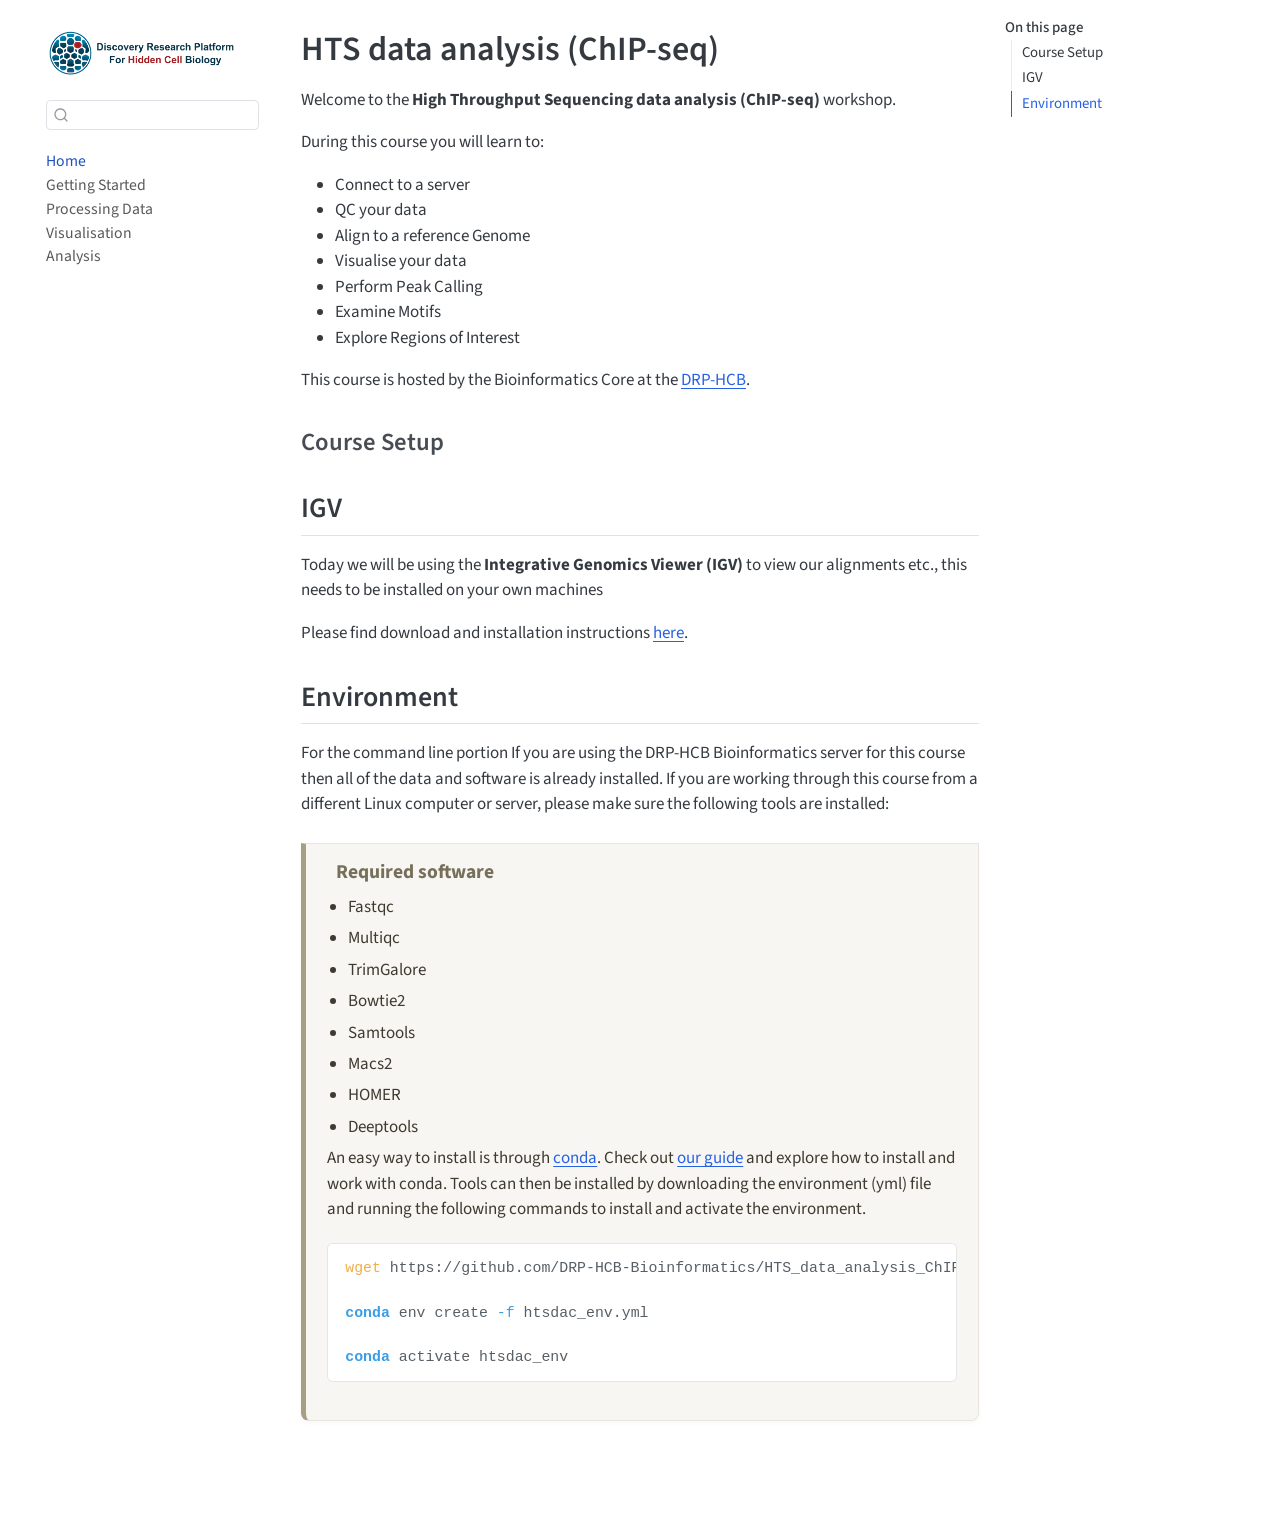
<file: docs/index.html>
<!DOCTYPE html>
<html xmlns="http://www.w3.org/1999/xhtml" lang="en" xml:lang="en"><head>

<meta charset="utf-8">
<meta name="generator" content="quarto-1.10.18">

<meta name="viewport" content="width=device-width, initial-scale=1.0, user-scalable=yes">


<title>HTS data analysis (ChIP-seq)</title>
<style>
/* Default styles provided by pandoc.
** See https://pandoc.org/MANUAL.html#variables-for-html for config info.
*/
span.smallcaps{font-variant: small-caps;}
div.columns{display: flex; gap: 1.5em;}
div.column{flex: auto;}
@media screen {
div.columns{gap: min(4vw, 1.5em);}
div.column{overflow-x: auto;}
}
div.hanging-indent{margin-left: 1.5em; text-indent: -1.5em;}
ul.task-list{list-style: none;}
ul.task-list li input[type="checkbox"] {
  width: 0.8em;
  margin: 0 0.8em 0.2em -1em; /* quarto-specific, see https://github.com/quarto-dev/quarto-cli/issues/4556 */ 
  vertical-align: middle;
}
/* CSS for syntax highlighting */
html { -webkit-text-size-adjust: 100%; }
pre > code.sourceCode { white-space: pre; position: relative; }
pre > code.sourceCode > span { display: inline-block; line-height: 1.25; }
pre > code.sourceCode > span:empty { height: 1.2em; }
.sourceCode { overflow: visible; }
code.sourceCode > span { color: inherit; text-decoration: inherit; }
div.sourceCode { margin: 1em 0; }
pre.sourceCode { margin: 0; }
@media screen {
div.sourceCode { overflow: auto; }
}
@media print {
pre > code.sourceCode { white-space: pre-wrap; }
pre > code.sourceCode > span { text-indent: -5em; padding-left: 5em; }
}
pre.numberSource code
  { counter-reset: source-line 0; }
pre.numberSource code > span
  { position: relative; left: -4em; counter-increment: source-line; }
pre.numberSource code > span > a:first-child::before
  { content: counter(source-line);
    position: relative; left: -1em; text-align: right; vertical-align: baseline;
    border: none; display: inline-block;
    -webkit-touch-callout: none; -webkit-user-select: none;
    -khtml-user-select: none; -moz-user-select: none;
    -ms-user-select: none; user-select: none;
    padding: 0 4px; width: 4em;
  }
pre.numberSource { margin-left: 3em;  padding-left: 4px; }
div.sourceCode
  {   }
@media screen {
pre > code.sourceCode > span > a:first-child::before { text-decoration: underline; }
}
</style>


<script src="site_libs/quarto-nav/quarto-nav.js"></script>
<script src="site_libs/quarto-nav/headroom.min.js"></script>
<script src="site_libs/clipboard/clipboard.min.js"></script>
<script src="site_libs/quarto-search/autocomplete.umd.js"></script>
<script src="site_libs/quarto-search/fuse.min.js"></script>
<script src="site_libs/quarto-search/quarto-search.js"></script>
<meta name="quarto:offset" content="./">
<link href="./images/DRP_banner_transparent2.png" rel="icon" type="image/png">
<script src="site_libs/quarto-html/quarto.js" type="module"></script>
<script src="site_libs/quarto-html/tabsets/tabsets.js" type="module"></script>
<script src="site_libs/quarto-html/popper.min.js"></script>
<script src="site_libs/quarto-html/tippy.umd.min.js"></script>
<script src="site_libs/quarto-html/anchor.min.js"></script>
<link href="site_libs/quarto-html/tippy.css" rel="stylesheet">
<link href="site_libs/quarto-html/quarto-syntax-highlighting-713b0136666c1ca4047413a70816f99a.css" rel="stylesheet" class="quarto-color-scheme" id="quarto-text-highlighting-styles">
<link href="site_libs/quarto-html/quarto-syntax-highlighting-dark-d55ad538553833994e65ea0dc4f9e74e.css" rel="stylesheet" class="quarto-color-scheme quarto-color-alternate" id="quarto-text-highlighting-styles">
<link href="site_libs/quarto-html/quarto-syntax-highlighting-713b0136666c1ca4047413a70816f99a.css" rel="stylesheet" class="quarto-color-scheme-extra" id="quarto-text-highlighting-styles">
<script src="site_libs/bootstrap/bootstrap.min.js"></script>
<link href="site_libs/bootstrap/bootstrap-icons.css" rel="stylesheet">
<link href="site_libs/bootstrap/bootstrap-b629e5cb0aecc7c9cdf6c9d1f8bfbbe2.min.css" rel="stylesheet" append-hash="true" class="quarto-color-scheme" id="quarto-bootstrap" data-mode="light">
<link href="site_libs/bootstrap/bootstrap-dark-b629e5cb0aecc7c9cdf6c9d1f8bfbbe2.min.css" rel="stylesheet" append-hash="true" class="quarto-color-scheme quarto-color-alternate" id="quarto-bootstrap" data-mode="light">
<link href="site_libs/bootstrap/bootstrap-b629e5cb0aecc7c9cdf6c9d1f8bfbbe2.min.css" rel="stylesheet" append-hash="true" class="quarto-color-scheme-extra" id="quarto-bootstrap" data-mode="light">
<script id="quarto-search-options" type="application/json">{
  "location": "sidebar",
  "copy-button": false,
  "collapse-after": 3,
  "panel-placement": "start",
  "type": "textbox",
  "limit": 50,
  "keyboard-shortcut": [
    "f",
    "/",
    "s"
  ],
  "show-item-context": false,
  "language": {
    "search-no-results-text": "No results",
    "search-matching-documents-text": "matching documents",
    "search-copy-link-title": "Copy link to search",
    "search-hide-matches-text": "Hide additional matches",
    "search-more-match-text": "more match in this document",
    "search-more-matches-text": "more matches in this document",
    "search-clear-button-title": "Clear",
    "search-text-placeholder": "",
    "search-detached-cancel-button-title": "Cancel",
    "search-submit-button-title": "Submit",
    "search-label": "Search"
  }
}</script>


<link rel="stylesheet" href="challengestyles.css">
</head>

<body class="nav-sidebar floating quarto-light">

<div id="quarto-search-results"></div>
  <header id="quarto-header" class="headroom fixed-top">
  <nav class="quarto-secondary-nav">
    <div class="container-fluid d-flex">
      <button type="button" class="quarto-btn-toggle btn" data-bs-toggle="collapse" role="button" data-bs-target=".quarto-sidebar-collapse-item" aria-controls="quarto-sidebar" aria-expanded="false" aria-label="Toggle sidebar navigation" onclick="if (window.quartoToggleHeadroom) { window.quartoToggleHeadroom(); }">
        <i class="bi bi-layout-text-sidebar-reverse"></i>
      </button>
        <nav class="quarto-page-breadcrumbs" aria-label="breadcrumb"><ol class="breadcrumb"><li class="breadcrumb-item"><a href="./index.html">Home</a></li></ol></nav>
        <a class="flex-grow-1" role="navigation" data-bs-toggle="collapse" data-bs-target=".quarto-sidebar-collapse-item" aria-controls="quarto-sidebar" aria-expanded="false" aria-label="Toggle sidebar navigation" onclick="if (window.quartoToggleHeadroom) { window.quartoToggleHeadroom(); }">      
        </a>
      <button type="button" class="btn quarto-search-button" aria-label="Search" onclick="window.quartoOpenSearch();">
        <i class="bi bi-search"></i>
      </button>
    </div>
  </nav>
</header>
<!-- content -->
<div id="quarto-content" class="quarto-container page-columns page-rows-contents page-layout-article">
<!-- sidebar -->
  <nav id="quarto-sidebar" class="sidebar collapse collapse-horizontal quarto-sidebar-collapse-item sidebar-navigation floating overflow-auto">
    <div class="pt-lg-2 mt-2 text-left sidebar-header">
      <a href="./index.html" class="sidebar-logo-link">
      <img src="./images/DRP_banner_transparent2.png" alt="" class="sidebar-logo light-content py-0 d-lg-inline d-none">
      <img src="./images/DRP_banner_transparent2.png" alt="" class="sidebar-logo dark-content py-0 d-lg-inline d-none">
      </a>
      </div>
        <div class="mt-2 flex-shrink-0 align-items-center">
        <div class="sidebar-search">
        <div id="quarto-search" class="" title="Search"></div>
        </div>
        </div>
    <div class="sidebar-menu-container"> 
    <ul class="list-unstyled mt-1">
        <li class="sidebar-item">
  <div class="sidebar-item-container"> 
  <a href="./index.html" class="sidebar-item-text sidebar-link active">
 <span class="menu-text">Home</span></a>
  </div>
</li>
        <li class="sidebar-item">
  <div class="sidebar-item-container"> 
  <a href="./01_Getting_started.html" class="sidebar-item-text sidebar-link">
 <span class="menu-text">Getting Started</span></a>
  </div>
</li>
        <li class="sidebar-item">
  <div class="sidebar-item-container"> 
  <a href="./02_Processing_data.html" class="sidebar-item-text sidebar-link">
 <span class="menu-text">Processing Data</span></a>
  </div>
</li>
        <li class="sidebar-item">
  <div class="sidebar-item-container"> 
  <a href="./03_Visualisation.html" class="sidebar-item-text sidebar-link">
 <span class="menu-text">Visualisation</span></a>
  </div>
</li>
        <li class="sidebar-item">
  <div class="sidebar-item-container"> 
  <a href="./04_Analysis.html" class="sidebar-item-text sidebar-link">
 <span class="menu-text">Analysis</span></a>
  </div>
</li>
    </ul>
    </div>
</nav>
<div id="quarto-sidebar-glass" class="quarto-sidebar-collapse-item" data-bs-toggle="collapse" data-bs-target=".quarto-sidebar-collapse-item"></div>
<!-- margin-sidebar -->
    <div id="quarto-margin-sidebar" class="sidebar margin-sidebar">
        <nav id="TOC" role="doc-toc" class="toc-active">
    <h2 id="toc-title">On this page</h2>
   
  <ul>
  <li><a href="#course-setup" id="toc-course-setup" class="nav-link active" data-scroll-target="#course-setup">Course Setup</a></li>
  <li><a href="#igv" id="toc-igv" class="nav-link" data-scroll-target="#igv">IGV</a></li>
  <li><a href="#environment" id="toc-environment" class="nav-link" data-scroll-target="#environment">Environment</a></li>
  </ul>
</nav>
    </div>
<!-- main -->
<main class="content" id="quarto-document-content">

<header id="title-block-header" class="quarto-title-block default">
<div class="quarto-title">
<h1 class="title">HTS data analysis (ChIP-seq)</h1>
</div>



<div class="quarto-title-meta">

    
  
    
  </div>
  


</header>


<p>Welcome to the <strong>High Throughput Sequencing data analysis (ChIP-seq)</strong> workshop.</p>
<p>During this course you will learn to:</p>
<ul>
<li>Connect to a server</li>
<li>QC your data</li>
<li>Align to a reference Genome</li>
<li>Visualise your data</li>
<li>Perform Peak Calling</li>
<li>Examine Motifs</li>
<li>Explore Regions of Interest</li>
</ul>
<p>This course is hosted by the Bioinformatics Core at the <a href="https://biology.ed.ac.uk/drp">DRP-HCB</a>.</p>
<section id="course-setup" class="level3">
<h3 class="anchored" data-anchor-id="course-setup">Course Setup</h3>
</section>
<section id="igv" class="level2">
<h2 class="anchored" data-anchor-id="igv">IGV</h2>
<p>Today we will be using the <strong>Integrative Genomics Viewer (IGV)</strong> to view our alignments etc., this needs to be installed on your own machines</p>
<p>Please find download and installation instructions <a href="https://igv.org/doc/desktop/#DownloadPage/">here</a>.</p>
</section>
<section id="environment" class="level2">
<h2 class="anchored" data-anchor-id="environment">Environment</h2>
<p>For the command line portion If you are using the DRP-HCB Bioinformatics server for this course then all of the data and software is already installed. If you are working through this course from a different Linux computer or server, please make sure the following tools are installed:</p>
<div class="resources">
<h2 class="anchored">
<i class="fas fa-save"></i> Required software
</h2>
<ul>
<li>Fastqc</li>
<li>Multiqc</li>
<li>TrimGalore</li>
<li>Bowtie2</li>
<li>Samtools</li>
<li>Macs2</li>
<li>HOMER</li>
<li>Deeptools</li>
</ul>
<p>An easy way to install is through <a href="https://continuumio-docs.readthedocs-hosted.com/miniconda/">conda</a>. Check out <a href="https://drp-hcb-bioinformatics.github.io/DRP-HCB-Bioinformatics/software.html">our guide</a> and explore how to install and work with conda. Tools can then be installed by downloading the environment (yml) file and running the following commands to install and activate the environment.</p>
<div class="code-copy-outer-scaffold"><div class="sourceCode" id="cb1"><pre class="sourceCode bash code-with-copy"><code class="sourceCode bash"><span id="cb1-1"><a href="#cb1-1" aria-hidden="true" tabindex="-1"></a><span class="fu">wget</span> https://github.com/DRP-HCB-Bioinformatics/HTS_data_analysis_ChIP-seq/blob/main/htsdac_env.yml</span>
<span id="cb1-2"><a href="#cb1-2" aria-hidden="true" tabindex="-1"></a></span>
<span id="cb1-3"><a href="#cb1-3" aria-hidden="true" tabindex="-1"></a><span class="ex">conda</span> env create <span class="at">-f</span> htsdac_env.yml</span>
<span id="cb1-4"><a href="#cb1-4" aria-hidden="true" tabindex="-1"></a></span>
<span id="cb1-5"><a href="#cb1-5" aria-hidden="true" tabindex="-1"></a><span class="ex">conda</span> activate htsdac_env</span></code></pre></div><button title="Copy to Clipboard" class="code-copy-button"><i class="bi"></i></button></div>
</div>


</section>

</main> <!-- /main -->
<script id="quarto-html-after-body" type="application/javascript">
  window.document.addEventListener("DOMContentLoaded", function (event) {
    const icon = "";
    const anchorJS = new window.AnchorJS();
    anchorJS.options = {
      placement: 'right',
      icon: icon
    };
    anchorJS.add('.anchored');
    const isCodeAnnotation = (el) => {
      for (const clz of el.classList) {
        if (clz.startsWith('code-annotation-')) {                     
          return true;
        }
      }
      return false;
    }
    const onCopySuccess = function(e) {
      // button target
      const button = e.trigger;
      // don't keep focus
      button.blur();
      // flash "checked"
      button.classList.add('code-copy-button-checked');
      var currentTitle = button.getAttribute("title");
      button.setAttribute("title", "Copied!");
      let tooltip;
      if (window.bootstrap) {
        button.setAttribute("data-bs-toggle", "tooltip");
        button.setAttribute("data-bs-placement", "left");
        button.setAttribute("data-bs-title", "Copied!");
        tooltip = new bootstrap.Tooltip(button, 
          { trigger: "manual", 
            customClass: "code-copy-button-tooltip",
            offset: [0, -8]});
        tooltip.show();    
      }
      setTimeout(function() {
        if (tooltip) {
          tooltip.hide();
          button.removeAttribute("data-bs-title");
          button.removeAttribute("data-bs-toggle");
          button.removeAttribute("data-bs-placement");
        }
        button.setAttribute("title", currentTitle);
        button.classList.remove('code-copy-button-checked');
      }, 1000);
      // clear code selection
      e.clearSelection();
    }
    const getTextToCopy = function(trigger) {
      const outerScaffold = trigger.parentElement.cloneNode(true);
      const codeEl = outerScaffold.querySelector('code');
      for (const childEl of codeEl.children) {
        if (isCodeAnnotation(childEl)) {
          childEl.remove();
        }
      }
      return codeEl.innerText;
    }
    const clipboard = new window.ClipboardJS('.code-copy-button:not([data-in-quarto-modal])', {
      text: getTextToCopy
    });
    clipboard.on('success', onCopySuccess);
    if (window.document.getElementById('quarto-embedded-source-code-modal')) {
      const clipboardModal = new window.ClipboardJS('.code-copy-button[data-in-quarto-modal]', {
        text: getTextToCopy,
        container: window.document.getElementById('quarto-embedded-source-code-modal')
      });
      clipboardModal.on('success', onCopySuccess);
    }
      var localhostRegex = new RegExp(/^(?:http|https):\/\/localhost\:?[0-9]*\//);
      var mailtoRegex = new RegExp(/^mailto:/);
        var filterRegex = new RegExp('/' + window.location.host + '/');
      var isInternal = (href) => {
          return filterRegex.test(href) || localhostRegex.test(href) || mailtoRegex.test(href);
      }
      // Inspect non-navigation links and adorn them if external
     var links = window.document.querySelectorAll('a[href]:not(.nav-link):not(.navbar-brand):not(.toc-action):not(.sidebar-link):not(.sidebar-item-toggle):not(.pagination-link):not(.no-external):not([aria-hidden]):not(.dropdown-item):not(.quarto-navigation-tool):not(.about-link)');
      for (var i=0; i<links.length; i++) {
        const link = links[i];
        if (!isInternal(link.href)) {
          // undo the damage that might have been done by quarto-nav.js in the case of
          // links that we want to consider external
          if (link.dataset.originalHref !== undefined) {
            link.href = link.dataset.originalHref;
          }
            // target, if specified
            link.setAttribute("target", "_blank");
            if (link.getAttribute("rel") === null) {
              link.setAttribute("rel", "noopener");
            }
        }
      }
    function tippyHover(el, contentFn, onTriggerFn, onUntriggerFn) {
      const config = {
        allowHTML: true,
        maxWidth: 500,
        delay: 100,
        arrow: false,
        appendTo: function(el) {
            return el.parentElement;
        },
        interactive: true,
        interactiveBorder: 10,
        theme: 'quarto',
        placement: 'bottom-start',
      };
      if (contentFn) {
        config.content = contentFn;
      }
      if (onTriggerFn) {
        config.onTrigger = onTriggerFn;
      }
      if (onUntriggerFn) {
        config.onUntrigger = onUntriggerFn;
      }
      window.tippy(el, config); 
    }
    const noterefs = window.document.querySelectorAll('a[role="doc-noteref"]');
    for (var i=0; i<noterefs.length; i++) {
      const ref = noterefs[i];
      tippyHover(ref, function() {
        // use id or data attribute instead here
        let href = ref.getAttribute('data-footnote-href') || ref.getAttribute('href');
        try { href = new URL(href).hash; } catch {}
        const id = href.replace(/^#\/?/, "");
        const note = window.document.getElementById(id);
        if (note) {
          return note.innerHTML;
        } else {
          return "";
        }
      });
    }
    const xrefs = window.document.querySelectorAll('a.quarto-xref');
    const processXRef = (id, note) => {
      // Strip column container classes
      const stripColumnClz = (el) => {
        el.classList.remove("page-full", "page-columns");
        if (el.children) {
          for (const child of el.children) {
            stripColumnClz(child);
          }
        }
      }
      stripColumnClz(note)
      if (id === null || id.startsWith('sec-')) {
        // Special case sections, only their first couple elements
        const container = document.createElement("div");
        if (note.children && note.children.length > 2) {
          container.appendChild(note.children[0].cloneNode(true));
          for (let i = 1; i < note.children.length; i++) {
            const child = note.children[i];
            if (child.tagName === "P" && child.innerText === "") {
              continue;
            } else {
              container.appendChild(child.cloneNode(true));
              break;
            }
          }
          if (window.Quarto?.typesetMath) {
            window.Quarto.typesetMath(container);
          }
          return container.innerHTML
        } else {
          if (window.Quarto?.typesetMath) {
            window.Quarto.typesetMath(note);
          }
          return note.innerHTML;
        }
      } else {
        // Remove any anchor links if they are present
        const anchorLink = note.querySelector('a.anchorjs-link');
        if (anchorLink) {
          anchorLink.remove();
        }
        if (window.Quarto?.typesetMath) {
          window.Quarto.typesetMath(note);
        }
        if (note.classList.contains("callout")) {
          return note.outerHTML;
        } else {
          return note.innerHTML;
        }
      }
    }
    for (var i=0; i<xrefs.length; i++) {
      const xref = xrefs[i];
      tippyHover(xref, undefined, function(instance) {
        instance.disable();
        let url = xref.getAttribute('href');
        let hash = undefined; 
        if (url.startsWith('#')) {
          hash = url;
        } else {
          try { hash = new URL(url).hash; } catch {}
        }
        if (hash) {
          const id = hash.replace(/^#\/?/, "");
          const note = window.document.getElementById(id);
          if (note !== null) {
            try {
              const html = processXRef(id, note.cloneNode(true));
              instance.setContent(html);
            } finally {
              instance.enable();
              instance.show();
            }
          } else {
            // See if we can fetch this
            fetch(url.split('#')[0])
            .then(res => res.text())
            .then(html => {
              const parser = new DOMParser();
              const htmlDoc = parser.parseFromString(html, "text/html");
              const note = htmlDoc.getElementById(id);
              if (note !== null) {
                const html = processXRef(id, note);
                instance.setContent(html);
              } 
            }).finally(() => {
              instance.enable();
              instance.show();
            });
          }
        } else {
          // See if we can fetch a full url (with no hash to target)
          // This is a special case and we should probably do some content thinning / targeting
          fetch(url)
          .then(res => res.text())
          .then(html => {
            const parser = new DOMParser();
            const htmlDoc = parser.parseFromString(html, "text/html");
            const note = htmlDoc.querySelector('main.content');
            if (note !== null) {
              // This should only happen for chapter cross references
              // (since there is no id in the URL)
              // remove the first header
              if (note.children.length > 0 && note.children[0].tagName === "HEADER") {
                note.children[0].remove();
              }
              const html = processXRef(null, note);
              instance.setContent(html);
            } 
          }).finally(() => {
            instance.enable();
            instance.show();
          });
        }
      }, function(instance) {
      });
    }
        let selectedAnnoteEl;
        const selectorForAnnotation = ( cell, annotation) => {
          let cellAttr = 'data-code-cell="' + cell + '"';
          let lineAttr = 'data-code-annotation="' +  annotation + '"';
          const selector = 'span[' + cellAttr + '][' + lineAttr + ']';
          return selector;
        }
        const selectCodeLines = (annoteEl) => {
          const doc = window.document;
          const targetCell = annoteEl.getAttribute("data-target-cell");
          const targetAnnotation = annoteEl.getAttribute("data-target-annotation");
          const annoteSpan = window.document.querySelector(selectorForAnnotation(targetCell, targetAnnotation));
          const lines = annoteSpan.getAttribute("data-code-lines").split(",");
          const lineIds = lines.map((line) => {
            return targetCell + "-" + line;
          })
          let top = null;
          let height = null;
          let parent = null;
          if (lineIds.length > 0) {
              //compute the position of the single el (top and bottom and make a div)
              const el = window.document.getElementById(lineIds[0]);
              top = el.offsetTop;
              height = el.offsetHeight;
              parent = el.parentElement.parentElement;
            if (lineIds.length > 1) {
              const lastEl = window.document.getElementById(lineIds[lineIds.length - 1]);
              const bottom = lastEl.offsetTop + lastEl.offsetHeight;
              height = bottom - top;
            }
            if (top !== null && height !== null && parent !== null) {
              // cook up a div (if necessary) and position it 
              let div = window.document.getElementById("code-annotation-line-highlight");
              if (div === null) {
                div = window.document.createElement("div");
                div.setAttribute("id", "code-annotation-line-highlight");
                div.style.position = 'absolute';
                parent.appendChild(div);
              }
              div.style.top = top - 2 + "px";
              div.style.height = height + 4 + "px";
              div.style.left = 0;
              let gutterDiv = window.document.getElementById("code-annotation-line-highlight-gutter");
              if (gutterDiv === null) {
                gutterDiv = window.document.createElement("div");
                gutterDiv.setAttribute("id", "code-annotation-line-highlight-gutter");
                gutterDiv.style.position = 'absolute';
                const codeCell = window.document.getElementById(targetCell);
                const gutter = codeCell.querySelector('.code-annotation-gutter');
                gutter.appendChild(gutterDiv);
              }
              gutterDiv.style.top = top - 2 + "px";
              gutterDiv.style.height = height + 4 + "px";
            }
            selectedAnnoteEl = annoteEl;
          }
        };
        const unselectCodeLines = () => {
          const elementsIds = ["code-annotation-line-highlight", "code-annotation-line-highlight-gutter"];
          elementsIds.forEach((elId) => {
            const div = window.document.getElementById(elId);
            if (div) {
              div.remove();
            }
          });
          selectedAnnoteEl = undefined;
        };
          // Handle positioning of the toggle
      window.addEventListener(
        "resize",
        throttle(() => {
          elRect = undefined;
          if (selectedAnnoteEl) {
            selectCodeLines(selectedAnnoteEl);
          }
        }, 10)
      );
      function throttle(fn, ms) {
      let throttle = false;
      let timer;
        return (...args) => {
          if(!throttle) { // first call gets through
              fn.apply(this, args);
              throttle = true;
          } else { // all the others get throttled
              if(timer) clearTimeout(timer); // cancel #2
              timer = setTimeout(() => {
                fn.apply(this, args);
                timer = throttle = false;
              }, ms);
          }
        };
      }
        // Attach click handler to the DT
        const annoteDls = window.document.querySelectorAll('dt[data-target-cell]');
        for (const annoteDlNode of annoteDls) {
          annoteDlNode.addEventListener('click', (event) => {
            const clickedEl = event.target;
            if (clickedEl !== selectedAnnoteEl) {
              unselectCodeLines();
              const activeEl = window.document.querySelector('dt[data-target-cell].code-annotation-active');
              if (activeEl) {
                activeEl.classList.remove('code-annotation-active');
              }
              selectCodeLines(clickedEl);
              clickedEl.classList.add('code-annotation-active');
            } else {
              // Unselect the line
              unselectCodeLines();
              clickedEl.classList.remove('code-annotation-active');
            }
          });
        }
    const findCites = (el) => {
      const parentEl = el.parentElement;
      if (parentEl) {
        const cites = parentEl.dataset.cites;
        if (cites) {
          return {
            el,
            cites: cites.split(' ')
          };
        } else {
          return findCites(el.parentElement)
        }
      } else {
        return undefined;
      }
    };
    var bibliorefs = window.document.querySelectorAll('a[role="doc-biblioref"]');
    for (var i=0; i<bibliorefs.length; i++) {
      const ref = bibliorefs[i];
      const citeInfo = findCites(ref);
      if (citeInfo) {
        tippyHover(citeInfo.el, function() {
          var popup = window.document.createElement('div');
          citeInfo.cites.forEach(function(cite) {
            var citeDiv = window.document.createElement('div');
            citeDiv.classList.add('hanging-indent');
            citeDiv.classList.add('csl-entry');
            var biblioDiv = window.document.getElementById('ref-' + cite);
            if (biblioDiv) {
              citeDiv.innerHTML = biblioDiv.innerHTML;
            }
            popup.appendChild(citeDiv);
          });
          return popup.innerHTML;
        });
      }
    }
  });
  </script>
</div> <!-- /content -->




</body></html>
</file>
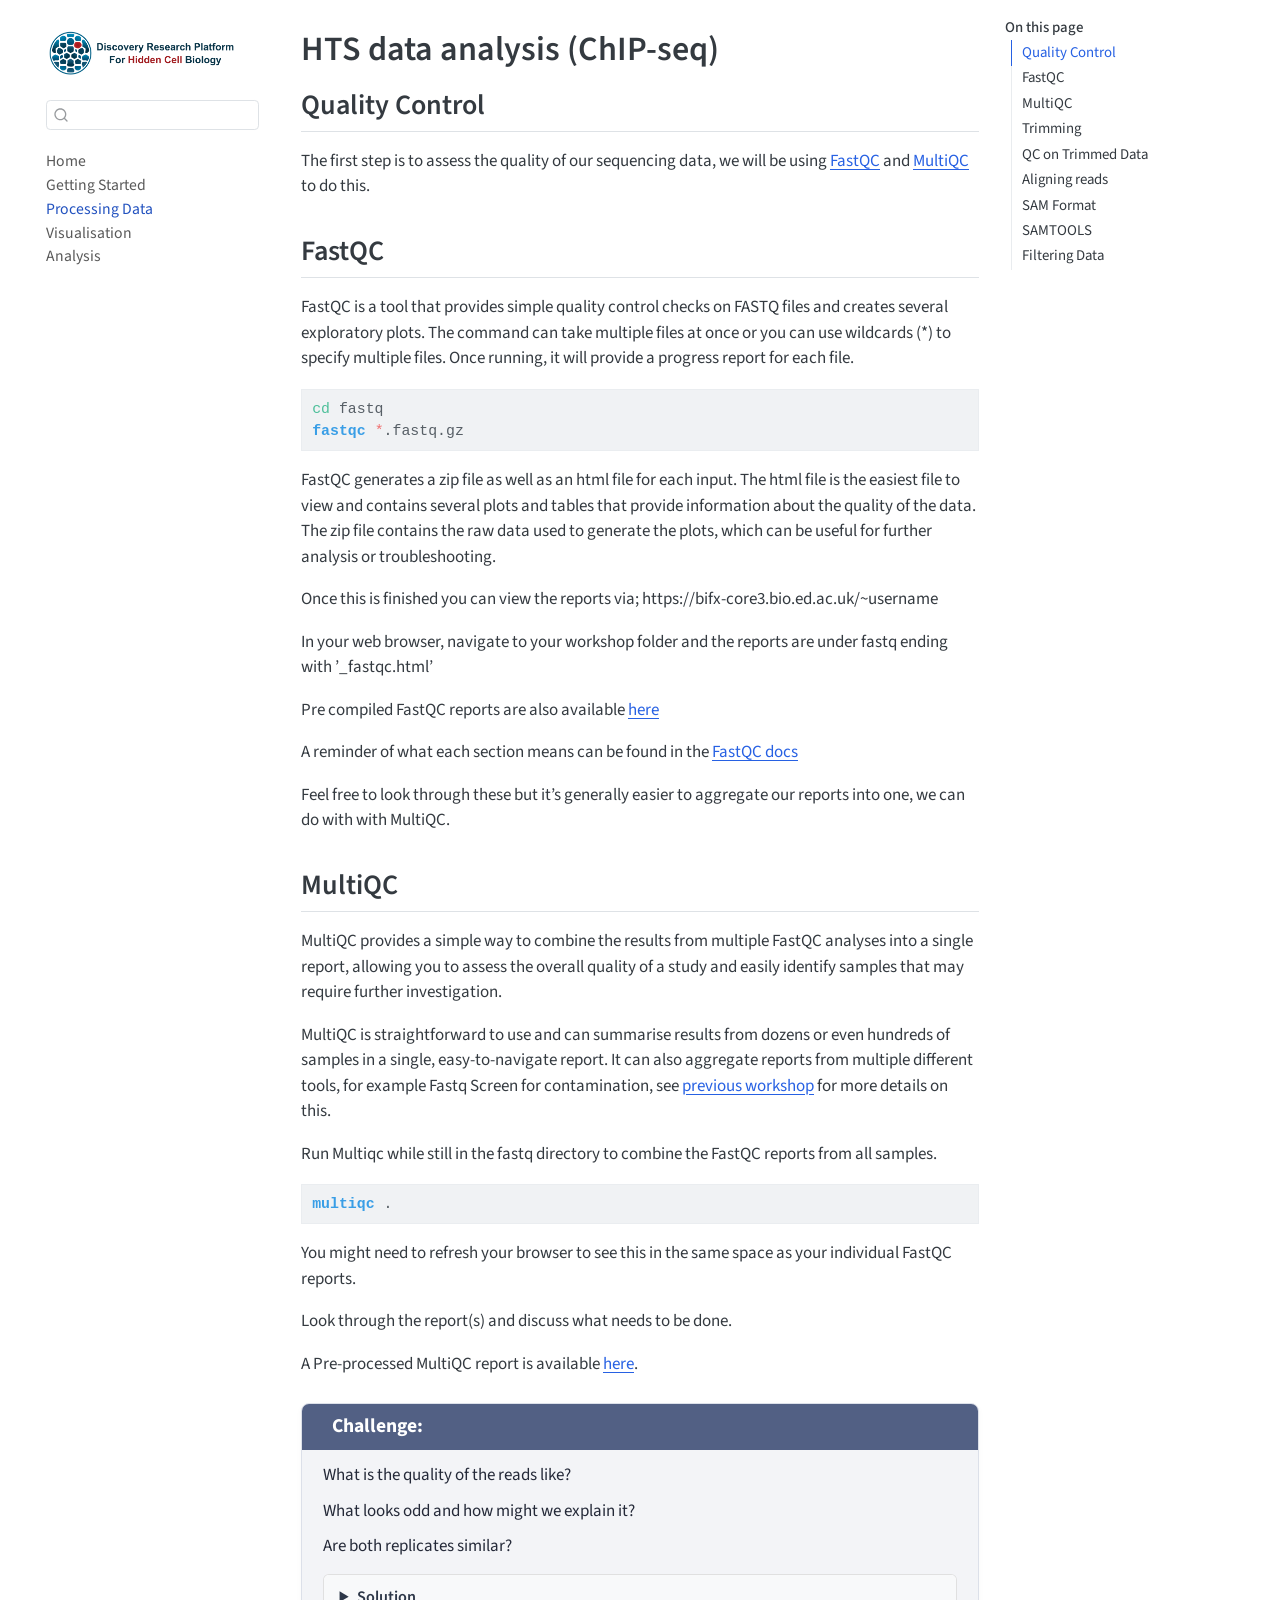
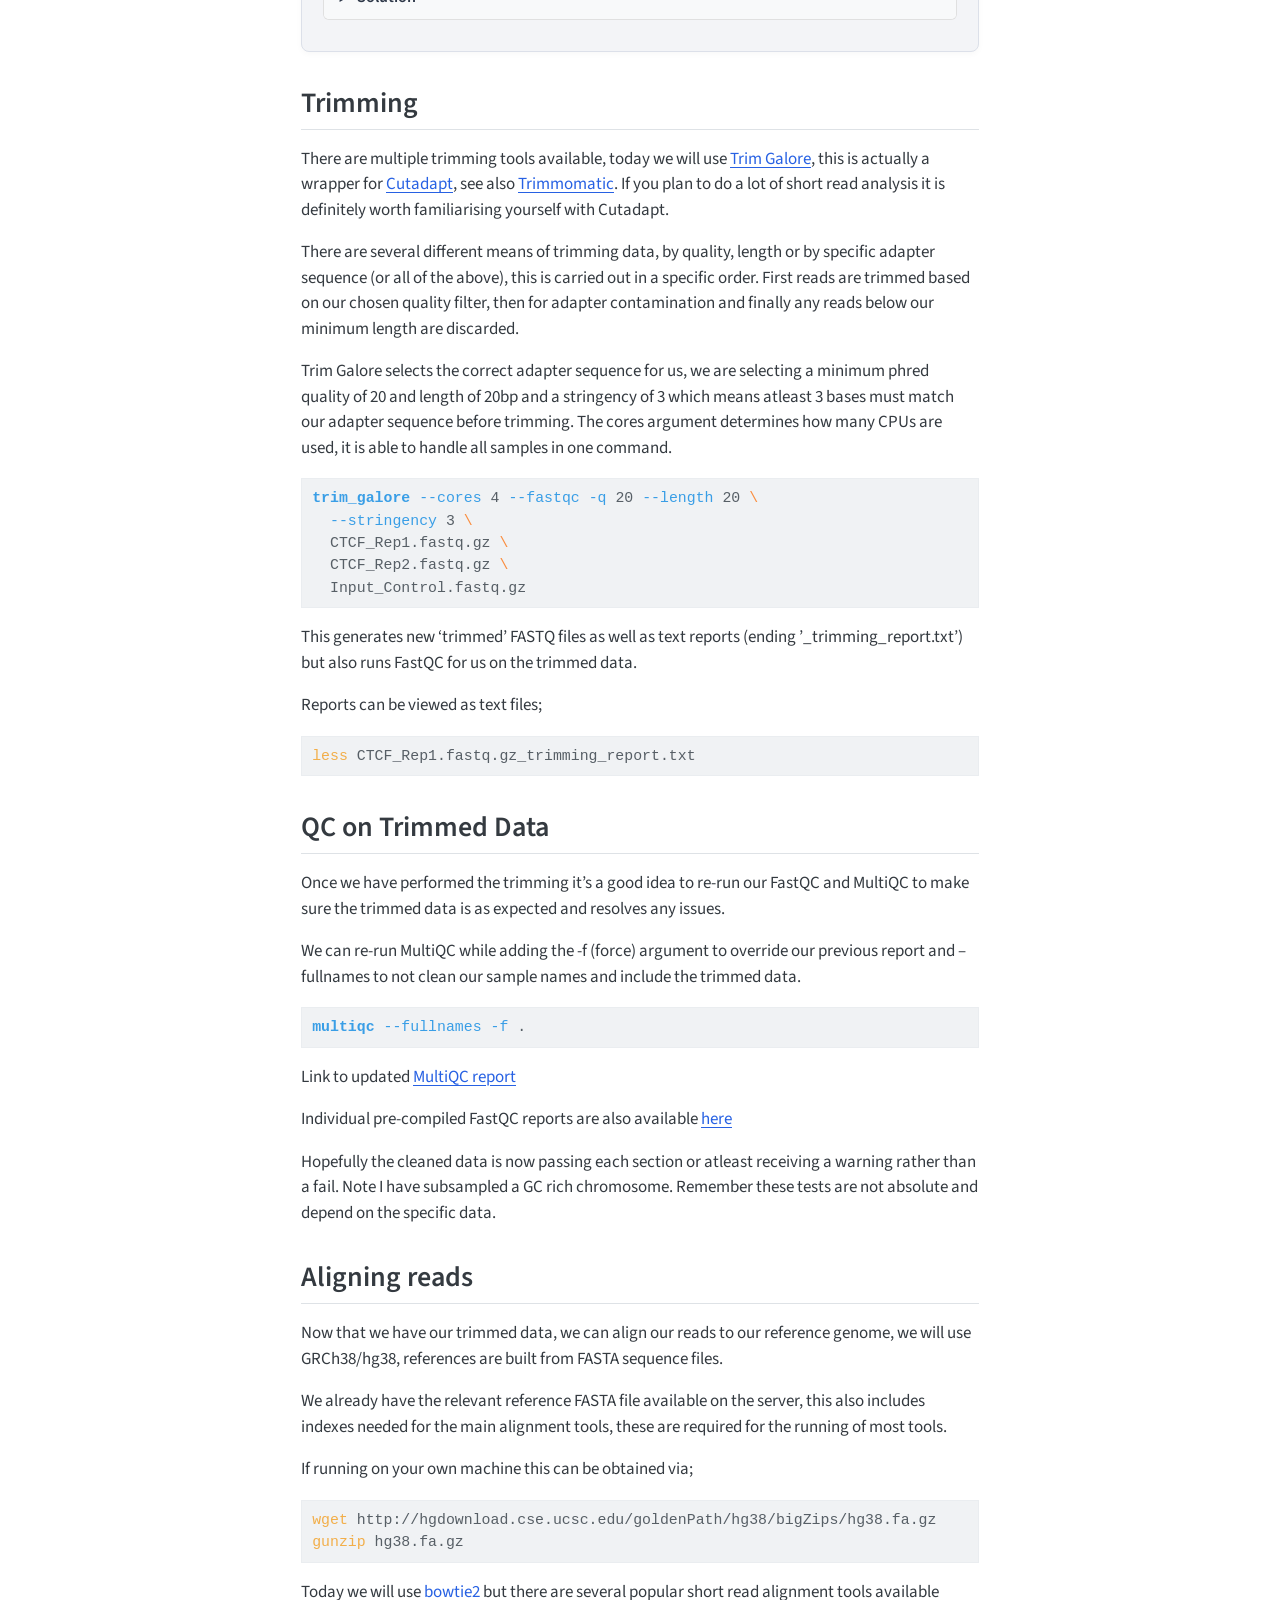
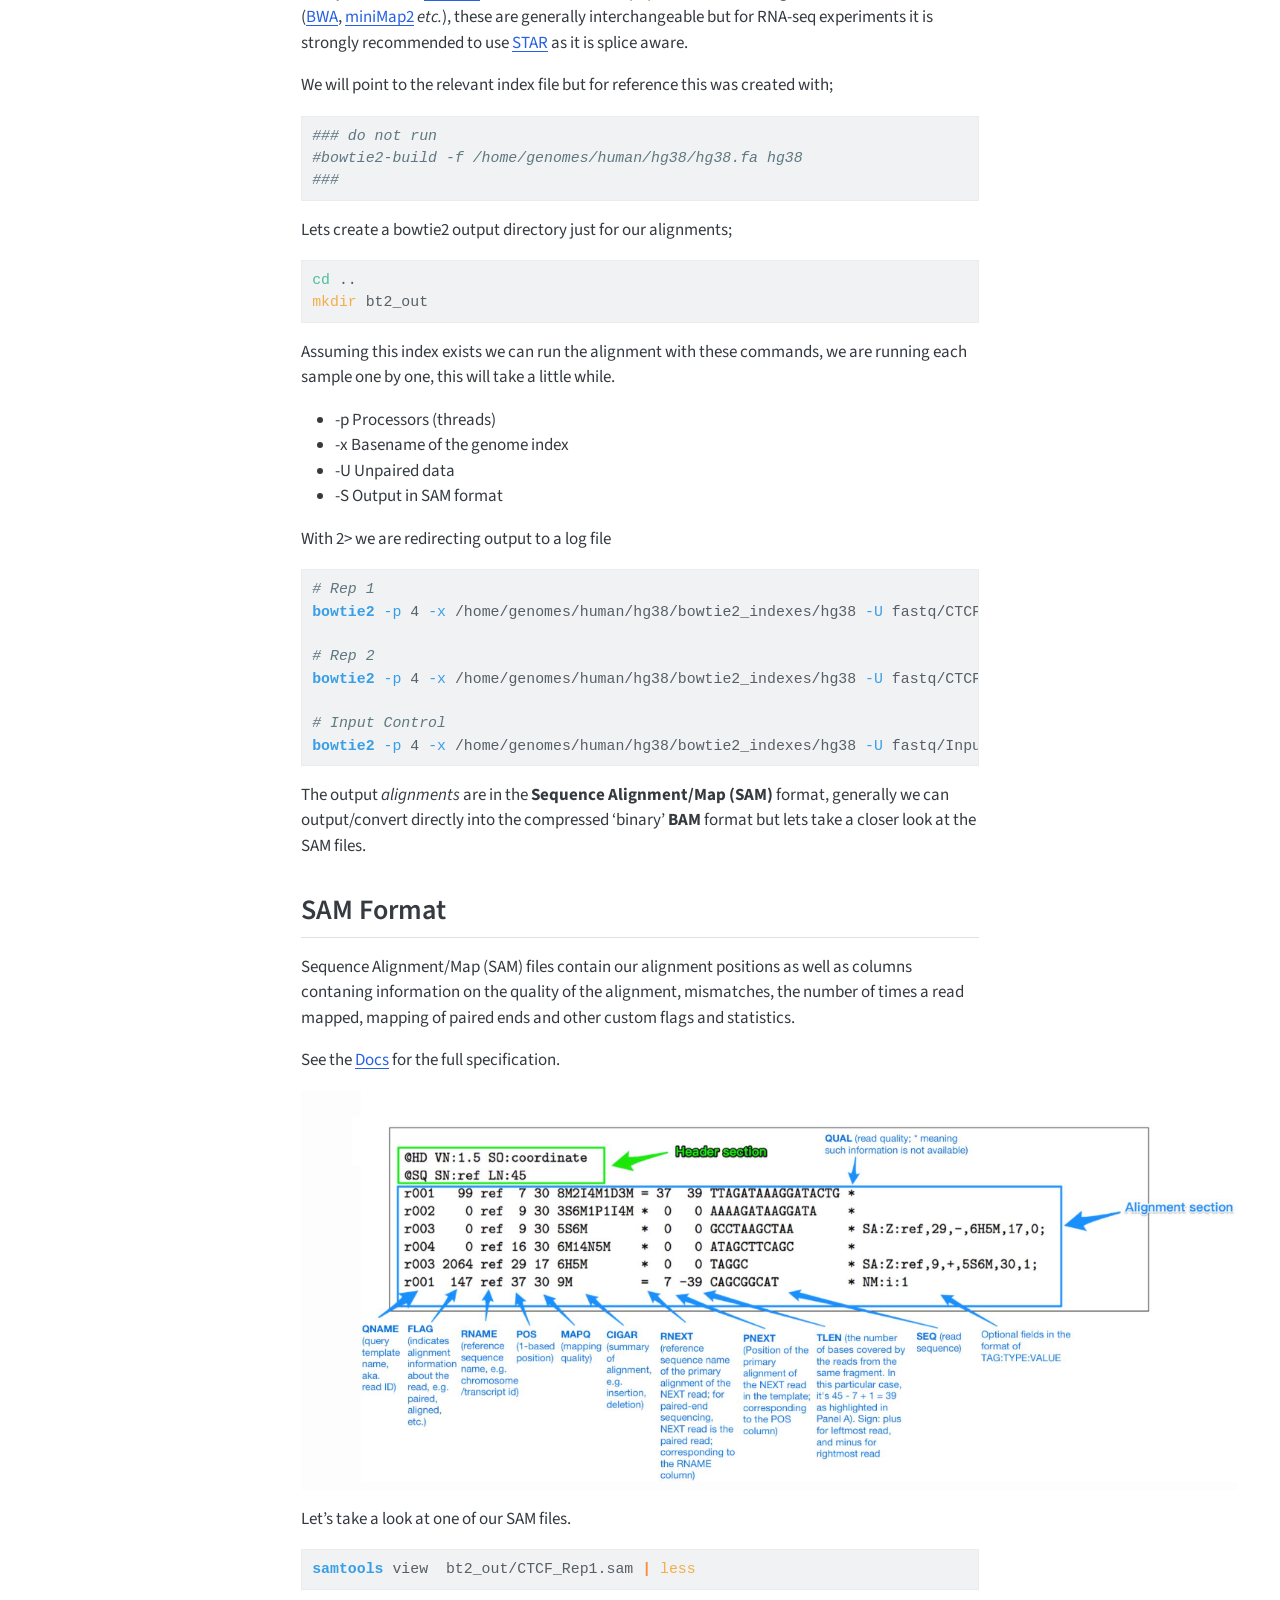
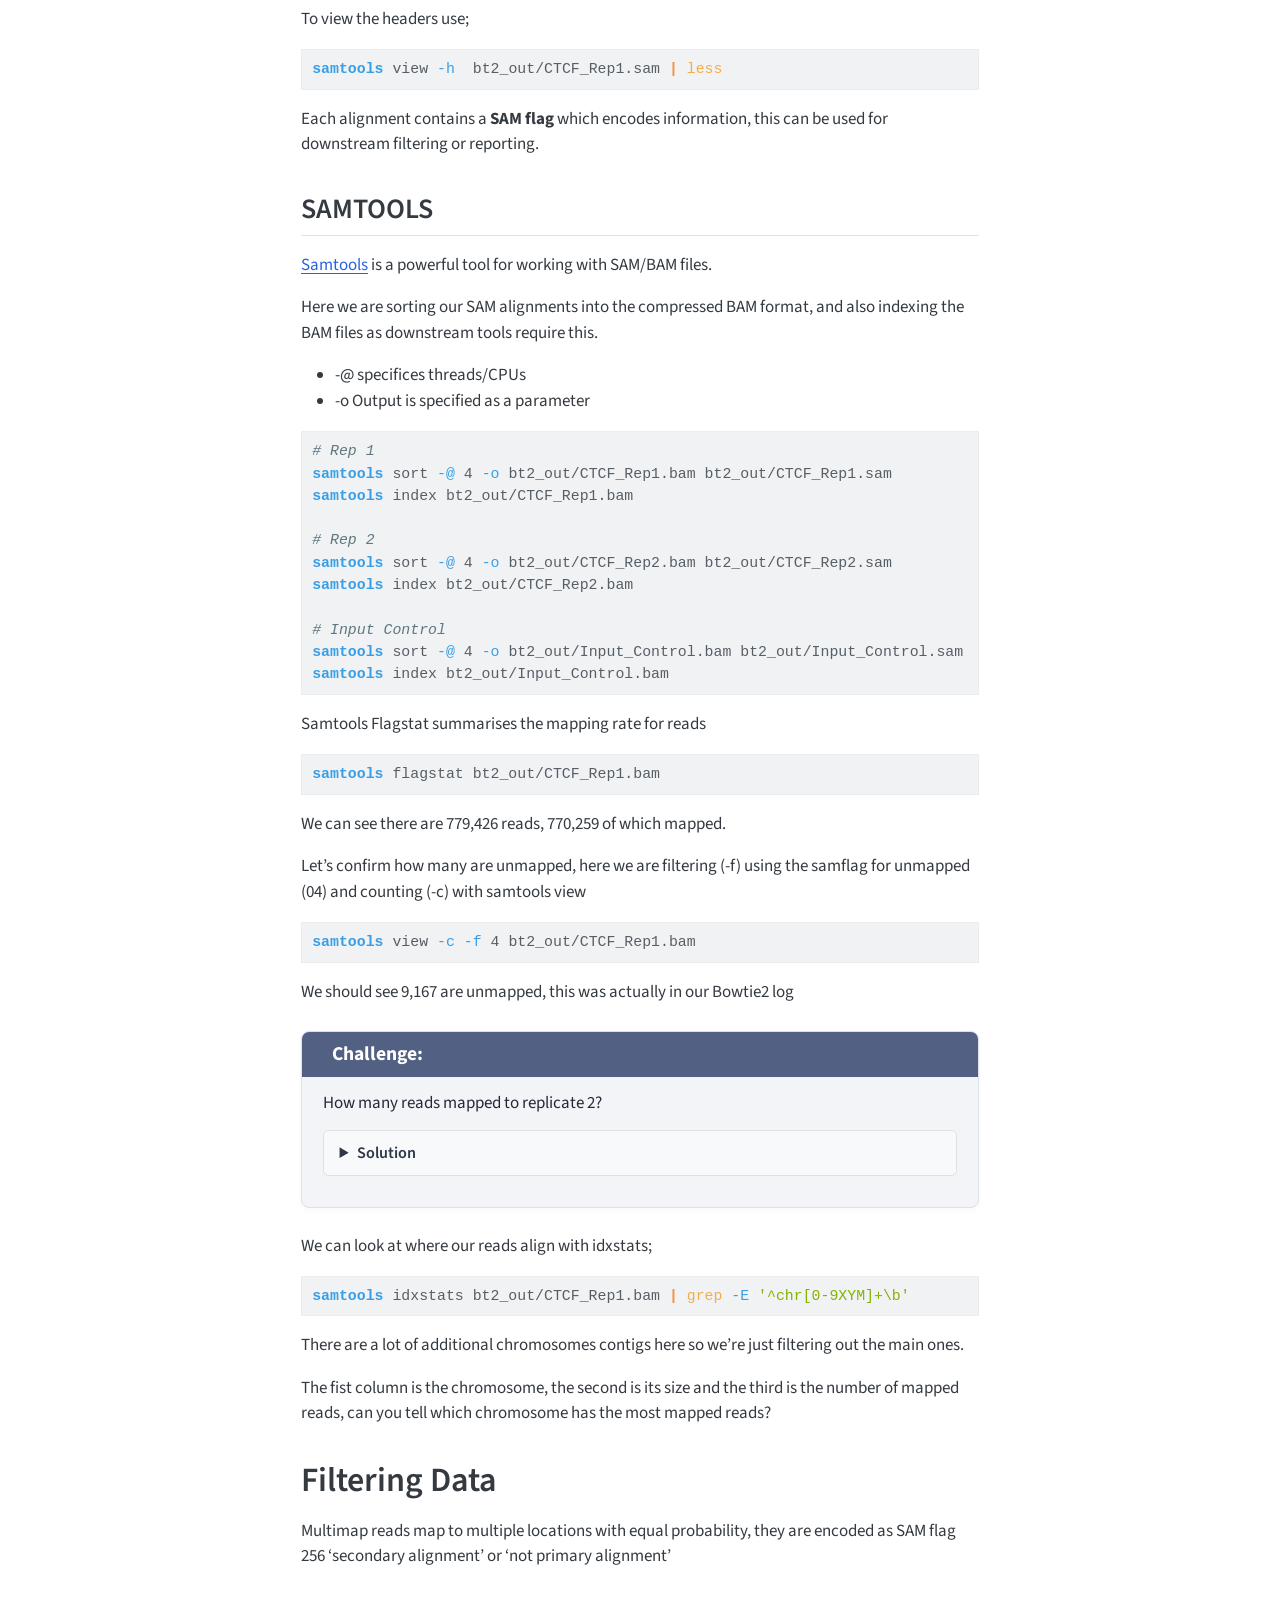
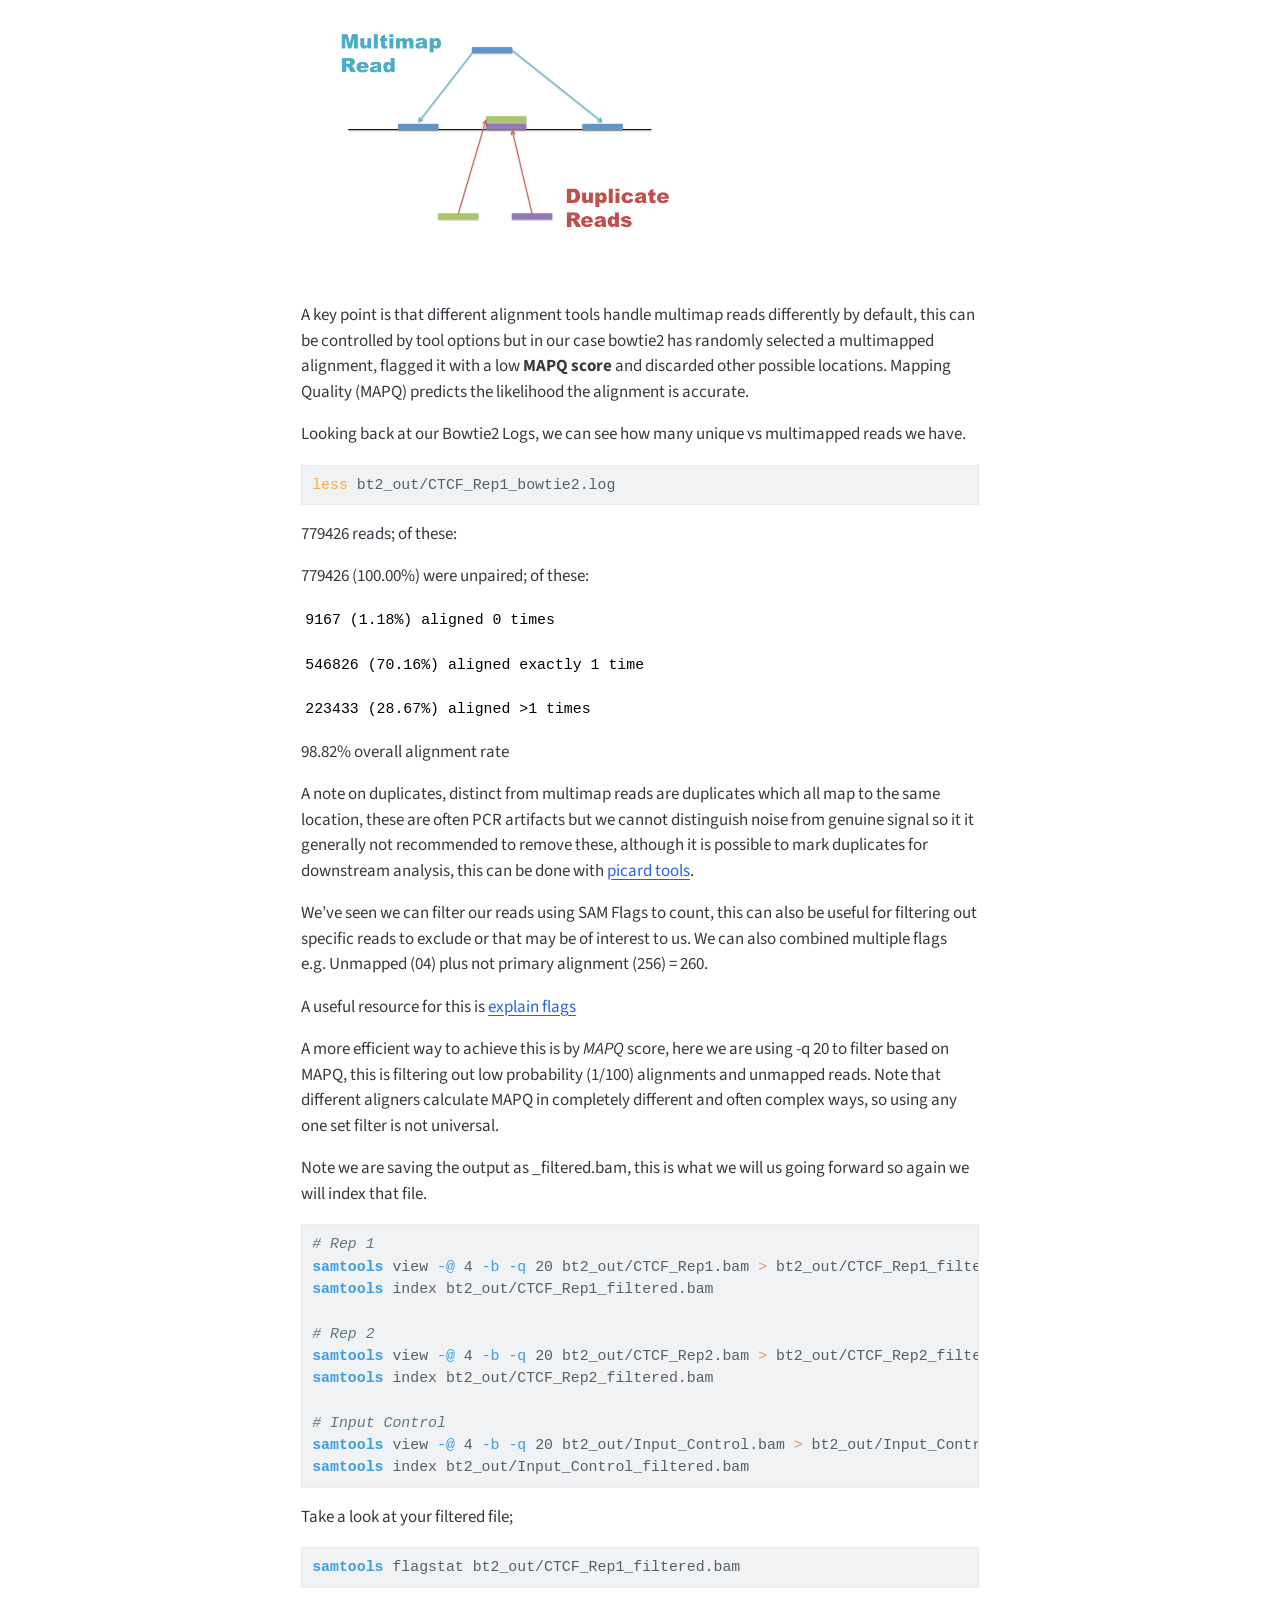
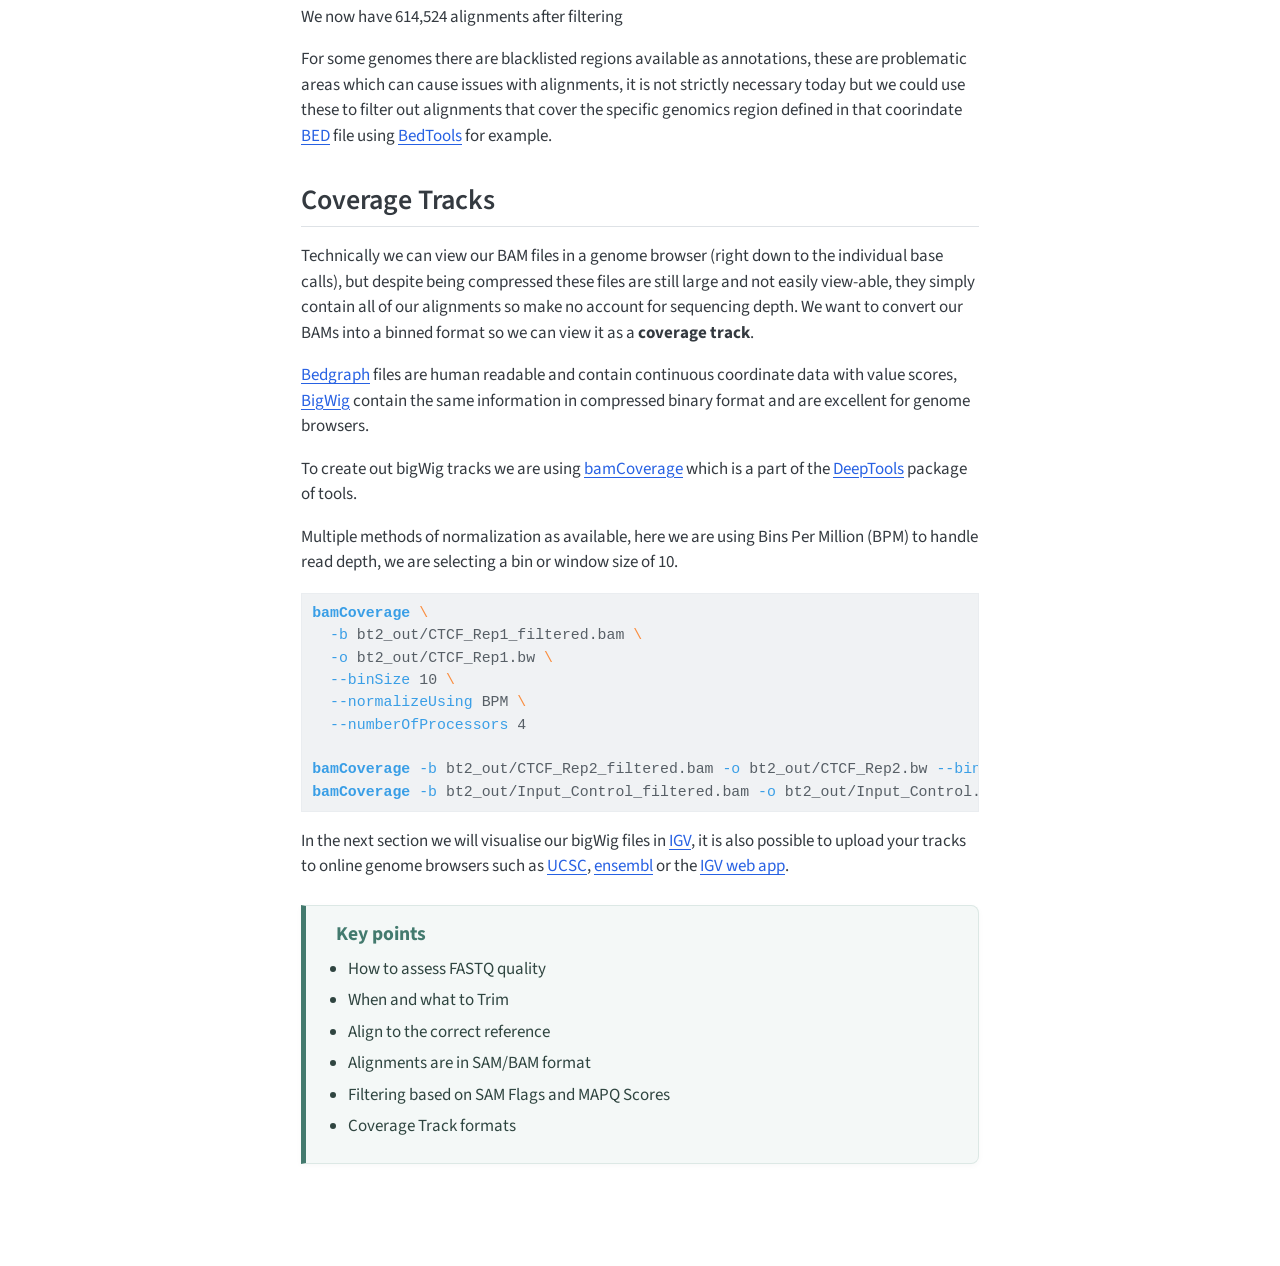
<file: docs/02_Processing_data.html>
<!DOCTYPE html>
<html xmlns="http://www.w3.org/1999/xhtml" lang="en" xml:lang="en"><head>

<meta charset="utf-8">
<meta name="generator" content="quarto-1.10.18">

<meta name="viewport" content="width=device-width, initial-scale=1.0, user-scalable=yes">


<title>HTS data analysis (ChIP-seq)</title>
<style>
/* Default styles provided by pandoc.
** See https://pandoc.org/MANUAL.html#variables-for-html for config info.
*/
span.smallcaps{font-variant: small-caps;}
div.columns{display: flex; gap: 1.5em;}
div.column{flex: auto;}
@media screen {
div.columns{gap: min(4vw, 1.5em);}
div.column{overflow-x: auto;}
}
div.hanging-indent{margin-left: 1.5em; text-indent: -1.5em;}
ul.task-list{list-style: none;}
ul.task-list li input[type="checkbox"] {
  width: 0.8em;
  margin: 0 0.8em 0.2em -1em; /* quarto-specific, see https://github.com/quarto-dev/quarto-cli/issues/4556 */ 
  vertical-align: middle;
}
/* CSS for syntax highlighting */
html { -webkit-text-size-adjust: 100%; }
pre > code.sourceCode { white-space: pre; position: relative; }
pre > code.sourceCode > span { display: inline-block; line-height: 1.25; }
pre > code.sourceCode > span:empty { height: 1.2em; }
.sourceCode { overflow: visible; }
code.sourceCode > span { color: inherit; text-decoration: inherit; }
div.sourceCode { margin: 1em 0; }
pre.sourceCode { margin: 0; }
@media screen {
div.sourceCode { overflow: auto; }
}
@media print {
pre > code.sourceCode { white-space: pre-wrap; }
pre > code.sourceCode > span { text-indent: -5em; padding-left: 5em; }
}
pre.numberSource code
  { counter-reset: source-line 0; }
pre.numberSource code > span
  { position: relative; left: -4em; counter-increment: source-line; }
pre.numberSource code > span > a:first-child::before
  { content: counter(source-line);
    position: relative; left: -1em; text-align: right; vertical-align: baseline;
    border: none; display: inline-block;
    -webkit-touch-callout: none; -webkit-user-select: none;
    -khtml-user-select: none; -moz-user-select: none;
    -ms-user-select: none; user-select: none;
    padding: 0 4px; width: 4em;
  }
pre.numberSource { margin-left: 3em;  padding-left: 4px; }
div.sourceCode
  {   }
@media screen {
pre > code.sourceCode > span > a:first-child::before { text-decoration: underline; }
}
</style>


<script src="site_libs/quarto-nav/quarto-nav.js"></script>
<script src="site_libs/quarto-nav/headroom.min.js"></script>
<script src="site_libs/clipboard/clipboard.min.js"></script>
<script src="site_libs/quarto-search/autocomplete.umd.js"></script>
<script src="site_libs/quarto-search/fuse.min.js"></script>
<script src="site_libs/quarto-search/quarto-search.js"></script>
<meta name="quarto:offset" content="./">
<link href="./images/DRP_banner_transparent2.png" rel="icon" type="image/png">
<script src="site_libs/quarto-html/quarto.js" type="module"></script>
<script src="site_libs/quarto-html/tabsets/tabsets.js" type="module"></script>
<script src="site_libs/quarto-html/popper.min.js"></script>
<script src="site_libs/quarto-html/tippy.umd.min.js"></script>
<script src="site_libs/quarto-html/anchor.min.js"></script>
<link href="site_libs/quarto-html/tippy.css" rel="stylesheet">
<link href="site_libs/quarto-html/quarto-syntax-highlighting-713b0136666c1ca4047413a70816f99a.css" rel="stylesheet" class="quarto-color-scheme" id="quarto-text-highlighting-styles">
<link href="site_libs/quarto-html/quarto-syntax-highlighting-dark-d55ad538553833994e65ea0dc4f9e74e.css" rel="stylesheet" class="quarto-color-scheme quarto-color-alternate" id="quarto-text-highlighting-styles">
<link href="site_libs/quarto-html/quarto-syntax-highlighting-713b0136666c1ca4047413a70816f99a.css" rel="stylesheet" class="quarto-color-scheme-extra" id="quarto-text-highlighting-styles">
<script src="site_libs/bootstrap/bootstrap.min.js"></script>
<link href="site_libs/bootstrap/bootstrap-icons.css" rel="stylesheet">
<link href="site_libs/bootstrap/bootstrap-b629e5cb0aecc7c9cdf6c9d1f8bfbbe2.min.css" rel="stylesheet" append-hash="true" class="quarto-color-scheme" id="quarto-bootstrap" data-mode="light">
<link href="site_libs/bootstrap/bootstrap-dark-b629e5cb0aecc7c9cdf6c9d1f8bfbbe2.min.css" rel="stylesheet" append-hash="true" class="quarto-color-scheme quarto-color-alternate" id="quarto-bootstrap" data-mode="light">
<link href="site_libs/bootstrap/bootstrap-b629e5cb0aecc7c9cdf6c9d1f8bfbbe2.min.css" rel="stylesheet" append-hash="true" class="quarto-color-scheme-extra" id="quarto-bootstrap" data-mode="light">
<script id="quarto-search-options" type="application/json">{
  "location": "sidebar",
  "copy-button": false,
  "collapse-after": 3,
  "panel-placement": "start",
  "type": "textbox",
  "limit": 50,
  "keyboard-shortcut": [
    "f",
    "/",
    "s"
  ],
  "show-item-context": false,
  "language": {
    "search-no-results-text": "No results",
    "search-matching-documents-text": "matching documents",
    "search-copy-link-title": "Copy link to search",
    "search-hide-matches-text": "Hide additional matches",
    "search-more-match-text": "more match in this document",
    "search-more-matches-text": "more matches in this document",
    "search-clear-button-title": "Clear",
    "search-text-placeholder": "",
    "search-detached-cancel-button-title": "Cancel",
    "search-submit-button-title": "Submit",
    "search-label": "Search"
  }
}</script>


<link rel="stylesheet" href="challengestyles.css">
</head>

<body class="nav-sidebar floating quarto-light">

<div id="quarto-search-results"></div>
  <header id="quarto-header" class="headroom fixed-top">
  <nav class="quarto-secondary-nav">
    <div class="container-fluid d-flex">
      <button type="button" class="quarto-btn-toggle btn" data-bs-toggle="collapse" role="button" data-bs-target=".quarto-sidebar-collapse-item" aria-controls="quarto-sidebar" aria-expanded="false" aria-label="Toggle sidebar navigation" onclick="if (window.quartoToggleHeadroom) { window.quartoToggleHeadroom(); }">
        <i class="bi bi-layout-text-sidebar-reverse"></i>
      </button>
        <nav class="quarto-page-breadcrumbs" aria-label="breadcrumb"><ol class="breadcrumb"><li class="breadcrumb-item"><a href="./02_Processing_data.html">Processing Data</a></li></ol></nav>
        <a class="flex-grow-1" role="navigation" data-bs-toggle="collapse" data-bs-target=".quarto-sidebar-collapse-item" aria-controls="quarto-sidebar" aria-expanded="false" aria-label="Toggle sidebar navigation" onclick="if (window.quartoToggleHeadroom) { window.quartoToggleHeadroom(); }">      
        </a>
      <button type="button" class="btn quarto-search-button" aria-label="Search" onclick="window.quartoOpenSearch();">
        <i class="bi bi-search"></i>
      </button>
    </div>
  </nav>
</header>
<!-- content -->
<div id="quarto-content" class="quarto-container page-columns page-rows-contents page-layout-article">
<!-- sidebar -->
  <nav id="quarto-sidebar" class="sidebar collapse collapse-horizontal quarto-sidebar-collapse-item sidebar-navigation floating overflow-auto">
    <div class="pt-lg-2 mt-2 text-left sidebar-header">
      <a href="./index.html" class="sidebar-logo-link">
      <img src="./images/DRP_banner_transparent2.png" alt="" class="sidebar-logo light-content py-0 d-lg-inline d-none">
      <img src="./images/DRP_banner_transparent2.png" alt="" class="sidebar-logo dark-content py-0 d-lg-inline d-none">
      </a>
      </div>
        <div class="mt-2 flex-shrink-0 align-items-center">
        <div class="sidebar-search">
        <div id="quarto-search" class="" title="Search"></div>
        </div>
        </div>
    <div class="sidebar-menu-container"> 
    <ul class="list-unstyled mt-1">
        <li class="sidebar-item">
  <div class="sidebar-item-container"> 
  <a href="./index.html" class="sidebar-item-text sidebar-link">
 <span class="menu-text">Home</span></a>
  </div>
</li>
        <li class="sidebar-item">
  <div class="sidebar-item-container"> 
  <a href="./01_Getting_started.html" class="sidebar-item-text sidebar-link">
 <span class="menu-text">Getting Started</span></a>
  </div>
</li>
        <li class="sidebar-item">
  <div class="sidebar-item-container"> 
  <a href="./02_Processing_data.html" class="sidebar-item-text sidebar-link active">
 <span class="menu-text">Processing Data</span></a>
  </div>
</li>
        <li class="sidebar-item">
  <div class="sidebar-item-container"> 
  <a href="./03_Visualisation.html" class="sidebar-item-text sidebar-link">
 <span class="menu-text">Visualisation</span></a>
  </div>
</li>
        <li class="sidebar-item">
  <div class="sidebar-item-container"> 
  <a href="./04_Analysis.html" class="sidebar-item-text sidebar-link">
 <span class="menu-text">Analysis</span></a>
  </div>
</li>
    </ul>
    </div>
</nav>
<div id="quarto-sidebar-glass" class="quarto-sidebar-collapse-item" data-bs-toggle="collapse" data-bs-target=".quarto-sidebar-collapse-item"></div>
<!-- margin-sidebar -->
    <div id="quarto-margin-sidebar" class="sidebar margin-sidebar">
        <nav id="TOC" role="doc-toc" class="toc-active">
    <h2 id="toc-title">On this page</h2>
   
  <ul>
  <li><a href="#quality-control" id="toc-quality-control" class="nav-link active" data-scroll-target="#quality-control">Quality Control</a></li>
  <li><a href="#fastqc" id="toc-fastqc" class="nav-link" data-scroll-target="#fastqc">FastQC</a></li>
  <li><a href="#multiqc" id="toc-multiqc" class="nav-link" data-scroll-target="#multiqc">MultiQC</a></li>
  <li><a href="#trimming" id="toc-trimming" class="nav-link" data-scroll-target="#trimming">Trimming</a></li>
  <li><a href="#qc-on-trimmed-data" id="toc-qc-on-trimmed-data" class="nav-link" data-scroll-target="#qc-on-trimmed-data">QC on Trimmed Data</a></li>
  <li><a href="#aligning-reads" id="toc-aligning-reads" class="nav-link" data-scroll-target="#aligning-reads">Aligning reads</a></li>
  <li><a href="#sam-format" id="toc-sam-format" class="nav-link" data-scroll-target="#sam-format">SAM Format</a></li>
  <li><a href="#samtools" id="toc-samtools" class="nav-link" data-scroll-target="#samtools">SAMTOOLS</a></li>
  <li><a href="#filtering-data" id="toc-filtering-data" class="nav-link" data-scroll-target="#filtering-data">Filtering Data</a>
  <ul class="collapse">
  <li><a href="#coverage-tracks" id="toc-coverage-tracks" class="nav-link" data-scroll-target="#coverage-tracks">Coverage Tracks</a></li>
  </ul></li>
  </ul>
</nav>
    </div>
<!-- main -->
<main class="content" id="quarto-document-content">

<header id="title-block-header" class="quarto-title-block default">
<div class="quarto-title">
<h1 class="title">HTS data analysis (ChIP-seq)</h1>
</div>



<div class="quarto-title-meta">

    
  
    
  </div>
  


</header>


<section id="quality-control" class="level2">
<h2 class="anchored" data-anchor-id="quality-control">Quality Control</h2>
<p>The first step is to assess the quality of our sequencing data, we will be using <a href="https://www.bioinformatics.babraham.ac.uk/projects/fastqc/">FastQC</a> and <a href="https://seqera.io/multiqc/">MultiQC</a> to do this.</p>
</section>
<section id="fastqc" class="level2">
<h2 class="anchored" data-anchor-id="fastqc">FastQC</h2>
<p>FastQC is a tool that provides simple quality control checks on FASTQ files and creates several exploratory plots. The command can take multiple files at once or you can use wildcards (*) to specify multiple files. Once running, it will provide a progress report for each file.</p>
<div class="code-copy-outer-scaffold"><div class="sourceCode" id="cb1"><pre class="sourceCode bash code-with-copy"><code class="sourceCode bash"><span id="cb1-1"><a href="#cb1-1" aria-hidden="true" tabindex="-1"></a><span class="bu">cd</span> fastq</span>
<span id="cb1-2"><a href="#cb1-2" aria-hidden="true" tabindex="-1"></a><span class="ex">fastqc</span> <span class="pp">*</span>.fastq.gz</span></code></pre></div><button title="Copy to Clipboard" class="code-copy-button"><i class="bi"></i></button></div>
<p>FastQC generates a zip file as well as an html file for each input. The html file is the easiest file to view and contains several plots and tables that provide information about the quality of the data. The zip file contains the raw data used to generate the plots, which can be useful for further analysis or troubleshooting.</p>
<p>Once this is finished you can view the reports via; https://bifx-core3.bio.ed.ac.uk/~username</p>
<p>In your web browser, navigate to your workshop folder and the reports are under fastq ending with ’_fastqc.html’</p>
<p>Pre compiled FastQC reports are also available <a href="https://bifx-core3.bio.ed.ac.uk/training/ASD/03_HTSDAC/reports/FastQC">here</a></p>
<p>A reminder of what each section means can be found in the <a href="https://www.bioinformatics.babraham.ac.uk/projects/fastqc/Help/3%20Analysis%20Modules/">FastQC docs</a></p>
<p>Feel free to look through these but it’s generally easier to aggregate our reports into one, we can do with with MultiQC.</p>
</section>
<section id="multiqc" class="level2">
<h2 class="anchored" data-anchor-id="multiqc">MultiQC</h2>
<p>MultiQC provides a simple way to combine the results from multiple FastQC analyses into a single report, allowing you to assess the overall quality of a study and easily identify samples that may require further investigation.</p>
<p>MultiQC is straightforward to use and can summarise results from dozens or even hundreds of samples in a single, easy-to-navigate report. It can also aggregate reports from multiple different tools, for example Fastq Screen for contamination, see <a href="https://drp-hcb-bioinformatics.github.io/High_throughput_sequencing_data/03_QC.html">previous workshop</a> for more details on this.</p>
<p>Run Multiqc while still in the fastq directory to combine the FastQC reports from all samples.</p>
<div class="code-copy-outer-scaffold"><div class="sourceCode" id="cb2"><pre class="sourceCode bash code-with-copy"><code class="sourceCode bash"><span id="cb2-1"><a href="#cb2-1" aria-hidden="true" tabindex="-1"></a><span class="ex">multiqc</span> .</span></code></pre></div><button title="Copy to Clipboard" class="code-copy-button"><i class="bi"></i></button></div>
<p>You might need to refresh your browser to see this in the same space as your individual FastQC reports.</p>
<p>Look through the report(s) and discuss what needs to be done.</p>
<p>A Pre-processed MultiQC report is available <a href="https://bifx-core3.bio.ed.ac.uk/training/ASD/03_HTSDAC/reports/multiqc_report.html">here</a>.</p>
<div class="challenge">
<h2 class="anchored">
<i class="fas fa-pencil-alt"></i> Challenge:
</h2>
<p>What is the quality of the reads like?</p>
<p>What looks odd and how might we explain it?</p>
<p>Are both replicates similar?</p>
<details>
<summary>
Solution
</summary>
<div class="proof solution">
<p><span class="proof-title"><em>Solution</em>. </span></p>
<h2 class="anchored">
<i class="far fa-eye"></i> Solution:
</h2>
<p>The quality (~30) is good but trails off towards end</p>
<p>There is clearly some adapter contamination throughout</p>
<p>Rep2 looks slightly worse</p>
<p>Remember this is not a full data set so the lines are a bit more ‘jaggy’ than they would be.</p>
</div>
</details>
</div>
</section>
<section id="trimming" class="level2">
<h2 class="anchored" data-anchor-id="trimming">Trimming</h2>
<p>There are multiple trimming tools available, today we will use <a href="https://www.bioinformatics.babraham.ac.uk/projects/trim_galore/">Trim Galore</a>, this is actually a wrapper for <a href="https://cutadapt.readthedocs.io/en/stable/">Cutadapt</a>, see also <a href="https://github.com/usadellab/trimmomatic">Trimmomatic</a>. If you plan to do a lot of short read analysis it is definitely worth familiarising yourself with Cutadapt.</p>
<p>There are several different means of trimming data, by quality, length or by specific adapter sequence (or all of the above), this is carried out in a specific order. First reads are trimmed based on our chosen quality filter, then for adapter contamination and finally any reads below our minimum length are discarded.</p>
<p>Trim Galore selects the correct adapter sequence for us, we are selecting a minimum phred quality of 20 and length of 20bp and a stringency of 3 which means atleast 3 bases must match our adapter sequence before trimming. The cores argument determines how many CPUs are used, it is able to handle all samples in one command.</p>
<div class="code-copy-outer-scaffold"><div class="sourceCode" id="cb3"><pre class="sourceCode bash code-with-copy"><code class="sourceCode bash"><span id="cb3-1"><a href="#cb3-1" aria-hidden="true" tabindex="-1"></a><span class="ex">trim_galore</span> <span class="at">--cores</span> 4 <span class="at">--fastqc</span> <span class="at">-q</span> 20 <span class="at">--length</span> 20 <span class="dt">\</span></span>
<span id="cb3-2"><a href="#cb3-2" aria-hidden="true" tabindex="-1"></a>  <span class="at">--stringency</span> 3 <span class="dt">\</span></span>
<span id="cb3-3"><a href="#cb3-3" aria-hidden="true" tabindex="-1"></a>  CTCF_Rep1.fastq.gz <span class="dt">\</span></span>
<span id="cb3-4"><a href="#cb3-4" aria-hidden="true" tabindex="-1"></a>  CTCF_Rep2.fastq.gz <span class="dt">\</span></span>
<span id="cb3-5"><a href="#cb3-5" aria-hidden="true" tabindex="-1"></a>  Input_Control.fastq.gz</span></code></pre></div><button title="Copy to Clipboard" class="code-copy-button"><i class="bi"></i></button></div>
<p>This generates new ‘trimmed’ FASTQ files as well as text reports (ending ’_trimming_report.txt’) but also runs FastQC for us on the trimmed data.</p>
<p>Reports can be viewed as text files;</p>
<div class="code-copy-outer-scaffold"><div class="sourceCode" id="cb4"><pre class="sourceCode bash code-with-copy"><code class="sourceCode bash"><span id="cb4-1"><a href="#cb4-1" aria-hidden="true" tabindex="-1"></a><span class="fu">less</span> CTCF_Rep1.fastq.gz_trimming_report.txt </span></code></pre></div><button title="Copy to Clipboard" class="code-copy-button"><i class="bi"></i></button></div>
</section>
<section id="qc-on-trimmed-data" class="level2">
<h2 class="anchored" data-anchor-id="qc-on-trimmed-data">QC on Trimmed Data</h2>
<p>Once we have performed the trimming it’s a good idea to re-run our FastQC and MultiQC to make sure the trimmed data is as expected and resolves any issues.</p>
<p>We can re-run MultiQC while adding the -f (force) argument to override our previous report and –fullnames to not clean our sample names and include the trimmed data.</p>
<div class="code-copy-outer-scaffold"><div class="sourceCode" id="cb5"><pre class="sourceCode bash code-with-copy"><code class="sourceCode bash"><span id="cb5-1"><a href="#cb5-1" aria-hidden="true" tabindex="-1"></a><span class="ex">multiqc</span> <span class="at">--fullnames</span> <span class="at">-f</span> .</span></code></pre></div><button title="Copy to Clipboard" class="code-copy-button"><i class="bi"></i></button></div>
<p>Link to updated <a href="https://bifx-core3.bio.ed.ac.uk/training/ASD/03_HTSDAC/reports/trimmed_multiqc_report.html">MultiQC report</a></p>
<p>Individual pre-compiled FastQC reports are also available <a href="https://bifx-core3.bio.ed.ac.uk/training/ASD/03_HTSDAC/reports/FastQC_trim">here</a></p>
<p>Hopefully the cleaned data is now passing each section or atleast receiving a warning rather than a fail. Note I have subsampled a GC rich chromosome. Remember these tests are not absolute and depend on the specific data.</p>
</section>
<section id="aligning-reads" class="level2">
<h2 class="anchored" data-anchor-id="aligning-reads">Aligning reads</h2>
<p>Now that we have our trimmed data, we can align our reads to our reference genome, we will use GRCh38/hg38, references are built from FASTA sequence files.</p>
<p>We already have the relevant reference FASTA file available on the server, this also includes indexes needed for the main alignment tools, these are required for the running of most tools.</p>
<p>If running on your own machine this can be obtained via;</p>
<div class="code-copy-outer-scaffold"><div class="sourceCode" id="cb6"><pre class="sourceCode bash code-with-copy"><code class="sourceCode bash"><span id="cb6-1"><a href="#cb6-1" aria-hidden="true" tabindex="-1"></a><span class="fu">wget</span> http://hgdownload.cse.ucsc.edu/goldenPath/hg38/bigZips/hg38.fa.gz</span>
<span id="cb6-2"><a href="#cb6-2" aria-hidden="true" tabindex="-1"></a><span class="fu">gunzip</span> hg38.fa.gz</span></code></pre></div><button title="Copy to Clipboard" class="code-copy-button"><i class="bi"></i></button></div>
<p>Today we will use <a href="https://bowtie-bio.sourceforge.net/bowtie2/index.shtml">bowtie2</a> but there are several popular short read alignment tools available (<a href="https://github.com/lh3/BWA/">BWA</a>, <a href="https://github.com/lh3/minimap2">miniMap2</a> <em>etc.</em>), these are generally interchangeable but for RNA-seq experiments it is strongly recommended to use <a href="https://github.com/alexdobin/STAR">STAR</a> as it is splice aware.</p>
<p>We will point to the relevant index file but for reference this was created with;</p>
<div class="code-copy-outer-scaffold"><div class="sourceCode" id="cb7"><pre class="sourceCode bash code-with-copy"><code class="sourceCode bash"><span id="cb7-1"><a href="#cb7-1" aria-hidden="true" tabindex="-1"></a><span class="co">### do not run</span></span>
<span id="cb7-2"><a href="#cb7-2" aria-hidden="true" tabindex="-1"></a><span class="co">#bowtie2-build -f /home/genomes/human/hg38/hg38.fa hg38</span></span>
<span id="cb7-3"><a href="#cb7-3" aria-hidden="true" tabindex="-1"></a><span class="co">###</span></span></code></pre></div><button title="Copy to Clipboard" class="code-copy-button"><i class="bi"></i></button></div>
<p>Lets create a bowtie2 output directory just for our alignments;</p>
<div class="code-copy-outer-scaffold"><div class="sourceCode" id="cb8"><pre class="sourceCode bash code-with-copy"><code class="sourceCode bash"><span id="cb8-1"><a href="#cb8-1" aria-hidden="true" tabindex="-1"></a><span class="bu">cd</span> ..</span>
<span id="cb8-2"><a href="#cb8-2" aria-hidden="true" tabindex="-1"></a><span class="fu">mkdir</span> bt2_out</span></code></pre></div><button title="Copy to Clipboard" class="code-copy-button"><i class="bi"></i></button></div>
<p>Assuming this index exists we can run the alignment with these commands, we are running each sample one by one, this will take a little while.</p>
<ul>
<li>-p Processors (threads)</li>
<li>-x Basename of the genome index</li>
<li>-U Unpaired data</li>
<li>-S Output in SAM format</li>
</ul>
<p>With 2&gt; we are redirecting output to a log file</p>
<div class="code-copy-outer-scaffold"><div class="sourceCode" id="cb9"><pre class="sourceCode bash code-with-copy"><code class="sourceCode bash"><span id="cb9-1"><a href="#cb9-1" aria-hidden="true" tabindex="-1"></a><span class="co"># Rep 1</span></span>
<span id="cb9-2"><a href="#cb9-2" aria-hidden="true" tabindex="-1"></a><span class="ex">bowtie2</span> <span class="at">-p</span> 4 <span class="at">-x</span> /home/genomes/human/hg38/bowtie2_indexes/hg38 <span class="at">-U</span> fastq/CTCF_Rep1_trimmed.fq.gz <span class="at">-S</span> bt2_out/CTCF_Rep1.sam <span class="dv">2</span><span class="op">&gt;</span> bt2_out/CTCF_Rep1_bowtie2.log</span>
<span id="cb9-3"><a href="#cb9-3" aria-hidden="true" tabindex="-1"></a></span>
<span id="cb9-4"><a href="#cb9-4" aria-hidden="true" tabindex="-1"></a><span class="co"># Rep 2</span></span>
<span id="cb9-5"><a href="#cb9-5" aria-hidden="true" tabindex="-1"></a><span class="ex">bowtie2</span> <span class="at">-p</span> 4 <span class="at">-x</span> /home/genomes/human/hg38/bowtie2_indexes/hg38 <span class="at">-U</span> fastq/CTCF_Rep2_trimmed.fq.gz <span class="at">-S</span> bt2_out/CTCF_Rep2.sam <span class="dv">2</span><span class="op">&gt;</span> bt2_out/CTCF_Rep2_bowtie2.log</span>
<span id="cb9-6"><a href="#cb9-6" aria-hidden="true" tabindex="-1"></a></span>
<span id="cb9-7"><a href="#cb9-7" aria-hidden="true" tabindex="-1"></a><span class="co"># Input Control</span></span>
<span id="cb9-8"><a href="#cb9-8" aria-hidden="true" tabindex="-1"></a><span class="ex">bowtie2</span> <span class="at">-p</span> 4 <span class="at">-x</span> /home/genomes/human/hg38/bowtie2_indexes/hg38 <span class="at">-U</span> fastq/Input_Control_trimmed.fq.gz <span class="at">-S</span> bt2_out/Input_Control.sam <span class="dv">2</span><span class="op">&gt;</span> bt2_out/Input_Control_bowtie2.log</span></code></pre></div><button title="Copy to Clipboard" class="code-copy-button"><i class="bi"></i></button></div>
<p>The output <em>alignments</em> are in the <strong>Sequence Alignment/Map (SAM)</strong> format, generally we can output/convert directly into the compressed ‘binary’ <strong>BAM</strong> format but lets take a closer look at the SAM files.</p>
</section>
<section id="sam-format" class="level2">
<h2 class="anchored" data-anchor-id="sam-format">SAM Format</h2>
<p>Sequence Alignment/Map (SAM) files contain our alignment positions as well as columns contaning information on the quality of the alignment, mismatches, the number of times a read mapped, mapping of paired ends and other custom flags and statistics.</p>
<p>See the <a href="https://samtools.github.io/hts-specs/SAMv1.pdf">Docs</a> for the full specification.</p>
<p><img src="images/sam_format.png" height="399"> <!--https://zyxue.github.io/2017/09/26/sam-format-example.html--></p>
<p>Let’s take a look at one of our SAM files.</p>
<div class="code-copy-outer-scaffold"><div class="sourceCode" id="cb10"><pre class="sourceCode bash code-with-copy"><code class="sourceCode bash"><span id="cb10-1"><a href="#cb10-1" aria-hidden="true" tabindex="-1"></a><span class="ex">samtools</span> view  bt2_out/CTCF_Rep1.sam <span class="kw">|</span> <span class="fu">less</span></span></code></pre></div><button title="Copy to Clipboard" class="code-copy-button"><i class="bi"></i></button></div>
<p>To view the headers use;</p>
<div class="code-copy-outer-scaffold"><div class="sourceCode" id="cb11"><pre class="sourceCode bash code-with-copy"><code class="sourceCode bash"><span id="cb11-1"><a href="#cb11-1" aria-hidden="true" tabindex="-1"></a><span class="ex">samtools</span> view <span class="at">-h</span>  bt2_out/CTCF_Rep1.sam <span class="kw">|</span> <span class="fu">less</span></span></code></pre></div><button title="Copy to Clipboard" class="code-copy-button"><i class="bi"></i></button></div>
<p>Each alignment contains a <strong>SAM flag</strong> which encodes information, this can be used for downstream filtering or reporting.</p>
</section>
<section id="samtools" class="level2">
<h2 class="anchored" data-anchor-id="samtools">SAMTOOLS</h2>
<p><a href="https://www.htslib.org/">Samtools</a> is a powerful tool for working with SAM/BAM files.</p>
<p>Here we are sorting our SAM alignments into the compressed BAM format, and also indexing the BAM files as downstream tools require this.</p>
<ul>
<li>-@ specifices threads/CPUs</li>
<li>-o Output is specified as a parameter</li>
</ul>
<div class="code-copy-outer-scaffold"><div class="sourceCode" id="cb12"><pre class="sourceCode bash code-with-copy"><code class="sourceCode bash"><span id="cb12-1"><a href="#cb12-1" aria-hidden="true" tabindex="-1"></a><span class="co"># Rep 1</span></span>
<span id="cb12-2"><a href="#cb12-2" aria-hidden="true" tabindex="-1"></a><span class="ex">samtools</span> sort <span class="at">-@</span> 4 <span class="at">-o</span> bt2_out/CTCF_Rep1.bam bt2_out/CTCF_Rep1.sam</span>
<span id="cb12-3"><a href="#cb12-3" aria-hidden="true" tabindex="-1"></a><span class="ex">samtools</span> index bt2_out/CTCF_Rep1.bam</span>
<span id="cb12-4"><a href="#cb12-4" aria-hidden="true" tabindex="-1"></a></span>
<span id="cb12-5"><a href="#cb12-5" aria-hidden="true" tabindex="-1"></a><span class="co"># Rep 2</span></span>
<span id="cb12-6"><a href="#cb12-6" aria-hidden="true" tabindex="-1"></a><span class="ex">samtools</span> sort <span class="at">-@</span> 4 <span class="at">-o</span> bt2_out/CTCF_Rep2.bam bt2_out/CTCF_Rep2.sam</span>
<span id="cb12-7"><a href="#cb12-7" aria-hidden="true" tabindex="-1"></a><span class="ex">samtools</span> index bt2_out/CTCF_Rep2.bam</span>
<span id="cb12-8"><a href="#cb12-8" aria-hidden="true" tabindex="-1"></a></span>
<span id="cb12-9"><a href="#cb12-9" aria-hidden="true" tabindex="-1"></a><span class="co"># Input Control</span></span>
<span id="cb12-10"><a href="#cb12-10" aria-hidden="true" tabindex="-1"></a><span class="ex">samtools</span> sort <span class="at">-@</span> 4 <span class="at">-o</span> bt2_out/Input_Control.bam bt2_out/Input_Control.sam</span>
<span id="cb12-11"><a href="#cb12-11" aria-hidden="true" tabindex="-1"></a><span class="ex">samtools</span> index bt2_out/Input_Control.bam</span></code></pre></div><button title="Copy to Clipboard" class="code-copy-button"><i class="bi"></i></button></div>
<p>Samtools Flagstat summarises the mapping rate for reads</p>
<div class="code-copy-outer-scaffold"><div class="sourceCode" id="cb13"><pre class="sourceCode bash code-with-copy"><code class="sourceCode bash"><span id="cb13-1"><a href="#cb13-1" aria-hidden="true" tabindex="-1"></a><span class="ex">samtools</span> flagstat bt2_out/CTCF_Rep1.bam</span></code></pre></div><button title="Copy to Clipboard" class="code-copy-button"><i class="bi"></i></button></div>
<p>We can see there are 779,426 reads, 770,259 of which mapped.</p>
<p>Let’s confirm how many are unmapped, here we are filtering (-f) using the samflag for unmapped (04) and counting (-c) with samtools view</p>
<div class="code-copy-outer-scaffold"><div class="sourceCode" id="cb14"><pre class="sourceCode bash code-with-copy"><code class="sourceCode bash"><span id="cb14-1"><a href="#cb14-1" aria-hidden="true" tabindex="-1"></a><span class="ex">samtools</span> view <span class="at">-c</span> <span class="at">-f</span> 4 bt2_out/CTCF_Rep1.bam</span></code></pre></div><button title="Copy to Clipboard" class="code-copy-button"><i class="bi"></i></button></div>
<p>We should see 9,167 are unmapped, this was actually in our Bowtie2 log</p>
<div class="challenge">
<h2 class="anchored">
<i class="fas fa-pencil-alt"></i> Challenge:
</h2>
<p>How many reads mapped to replicate 2?</p>
<details>
<summary>
Solution
</summary>
<div class="proof solution">
<p><span class="proof-title"><em>Solution</em>. </span></p>
<h2 class="anchored">
<i class="far fa-eye"></i> Solution:
</h2>
<p>You could use; samtools flagstat bt2_out/CTCF_Rep2.bam</p>
<p>653498</p>
<p>Or being clever you could count excluding unmapped flag with ‘-F’ rather an ‘-f’</p>
<p>samtools view -c -F 4 bt2_out/CTCF_Rep2.bam</p>
<p>Also you check the bowtie2 logs; less bt2_out/CTCF_Rep2_bowtie2.log</p>
</div>
</details>
</div>
<p>We can look at where our reads align with idxstats;</p>
<div class="code-copy-outer-scaffold"><div class="sourceCode" id="cb15"><pre class="sourceCode bash code-with-copy"><code class="sourceCode bash"><span id="cb15-1"><a href="#cb15-1" aria-hidden="true" tabindex="-1"></a><span class="ex">samtools</span> idxstats bt2_out/CTCF_Rep1.bam <span class="kw">|</span> <span class="fu">grep</span> <span class="at">-E</span> <span class="st">'^chr[0-9XYM]+\b'</span></span></code></pre></div><button title="Copy to Clipboard" class="code-copy-button"><i class="bi"></i></button></div>
<p>There are a lot of additional chromosomes contigs here so we’re just filtering out the main ones.</p>
<p>The fist column is the chromosome, the second is its size and the third is the number of mapped reads, can you tell which chromosome has the most mapped reads?</p>
</section>
<section id="filtering-data" class="level1">
<h1>Filtering Data</h1>
<p>Multimap reads map to multiple locations with equal probability, they are encoded as SAM flag 256 ‘secondary alignment’ or ‘not primary alignment’</p>
<p><img src="images/multi.png" class="img-fluid" width="399"></p>
<p>A key point is that different alignment tools handle multimap reads differently by default, this can be controlled by tool options but in our case bowtie2 has randomly selected a multimapped alignment, flagged it with a low <strong>MAPQ score</strong> and discarded other possible locations. Mapping Quality (MAPQ) predicts the likelihood the alignment is accurate.</p>
<p>Looking back at our Bowtie2 Logs, we can see how many unique vs multimapped reads we have.</p>
<div class="code-copy-outer-scaffold"><div class="sourceCode" id="cb16"><pre class="sourceCode bash code-with-copy"><code class="sourceCode bash"><span id="cb16-1"><a href="#cb16-1" aria-hidden="true" tabindex="-1"></a><span class="fu">less</span> bt2_out/CTCF_Rep1_bowtie2.log</span></code></pre></div><button title="Copy to Clipboard" class="code-copy-button"><i class="bi"></i></button></div>
<p>779426 reads; of these:</p>
<p>779426 (100.00%) were unpaired; of these:</p>
<pre><code>9167 (1.18%) aligned 0 times

546826 (70.16%) aligned exactly 1 time

223433 (28.67%) aligned &gt;1 times</code></pre>
<p>98.82% overall alignment rate</p>
<p>A note on duplicates, distinct from multimap reads are duplicates which all map to the same location, these are often PCR artifacts but we cannot distinguish noise from genuine signal so it it generally not recommended to remove these, although it is possible to mark duplicates for downstream analysis, this can be done with <a href="https://broadinstitute.github.io/picard/command-line-overview.html#MarkDuplicates">picard tools</a>.</p>
<p>We’ve seen we can filter our reads using SAM Flags to count, this can also be useful for filtering out specific reads to exclude or that may be of interest to us. We can also combined multiple flags e.g.&nbsp;Unmapped (04) plus not primary alignment (256) = 260.</p>
<p>A useful resource for this is <a href="https://broadinstitute.github.io/picard/explain-flags.html">explain flags</a></p>
<p>A more efficient way to achieve this is by <em>MAPQ</em> score, here we are using -q 20 to filter based on MAPQ, this is filtering out low probability (1/100) alignments and unmapped reads. Note that different aligners calculate MAPQ in completely different and often complex ways, so using any one set filter is not universal.</p>
<p>Note we are saving the output as _filtered.bam, this is what we will us going forward so again we will index that file.</p>
<div class="code-copy-outer-scaffold"><div class="sourceCode" id="cb18"><pre class="sourceCode bash code-with-copy"><code class="sourceCode bash"><span id="cb18-1"><a href="#cb18-1" aria-hidden="true" tabindex="-1"></a><span class="co"># Rep 1</span></span>
<span id="cb18-2"><a href="#cb18-2" aria-hidden="true" tabindex="-1"></a><span class="ex">samtools</span> view <span class="at">-@</span> 4 <span class="at">-b</span> <span class="at">-q</span> 20 bt2_out/CTCF_Rep1.bam <span class="op">&gt;</span> bt2_out/CTCF_Rep1_filtered.bam</span>
<span id="cb18-3"><a href="#cb18-3" aria-hidden="true" tabindex="-1"></a><span class="ex">samtools</span> index bt2_out/CTCF_Rep1_filtered.bam</span>
<span id="cb18-4"><a href="#cb18-4" aria-hidden="true" tabindex="-1"></a></span>
<span id="cb18-5"><a href="#cb18-5" aria-hidden="true" tabindex="-1"></a><span class="co"># Rep 2</span></span>
<span id="cb18-6"><a href="#cb18-6" aria-hidden="true" tabindex="-1"></a><span class="ex">samtools</span> view <span class="at">-@</span> 4 <span class="at">-b</span> <span class="at">-q</span> 20 bt2_out/CTCF_Rep2.bam <span class="op">&gt;</span> bt2_out/CTCF_Rep2_filtered.bam</span>
<span id="cb18-7"><a href="#cb18-7" aria-hidden="true" tabindex="-1"></a><span class="ex">samtools</span> index bt2_out/CTCF_Rep2_filtered.bam</span>
<span id="cb18-8"><a href="#cb18-8" aria-hidden="true" tabindex="-1"></a></span>
<span id="cb18-9"><a href="#cb18-9" aria-hidden="true" tabindex="-1"></a><span class="co"># Input Control</span></span>
<span id="cb18-10"><a href="#cb18-10" aria-hidden="true" tabindex="-1"></a><span class="ex">samtools</span> view <span class="at">-@</span> 4 <span class="at">-b</span> <span class="at">-q</span> 20 bt2_out/Input_Control.bam <span class="op">&gt;</span> bt2_out/Input_Control_filtered.bam</span>
<span id="cb18-11"><a href="#cb18-11" aria-hidden="true" tabindex="-1"></a><span class="ex">samtools</span> index bt2_out/Input_Control_filtered.bam</span></code></pre></div><button title="Copy to Clipboard" class="code-copy-button"><i class="bi"></i></button></div>
<p>Take a look at your filtered file;</p>
<div class="code-copy-outer-scaffold"><div class="sourceCode" id="cb19"><pre class="sourceCode bash code-with-copy"><code class="sourceCode bash"><span id="cb19-1"><a href="#cb19-1" aria-hidden="true" tabindex="-1"></a><span class="ex">samtools</span> flagstat bt2_out/CTCF_Rep1_filtered.bam</span></code></pre></div><button title="Copy to Clipboard" class="code-copy-button"><i class="bi"></i></button></div>
<p>We now have 614,524 alignments after filtering</p>
<p>For some genomes there are blacklisted regions available as annotations, these are problematic areas which can cause issues with alignments, it is not strictly necessary today but we could use these to filter out alignments that cover the specific genomics region defined in that coorindate <a href="https://genome.ucsc.edu/FAQ/FAQformat.html#format1">BED</a> file using <a href="https://bedtools.readthedocs.io/en/latest/">BedTools</a> for example.</p>
<section id="coverage-tracks" class="level2">
<h2 class="anchored" data-anchor-id="coverage-tracks">Coverage Tracks</h2>
<p>Technically we can view our BAM files in a genome browser (right down to the individual base calls), but despite being compressed these files are still large and not easily view-able, they simply contain all of our alignments so make no account for sequencing depth. We want to convert our BAMs into a binned format so we can view it as a <strong>coverage track</strong>.</p>
<p><a href="https://genome.ucsc.edu/goldenPath/help/bedgraph.html">Bedgraph</a> files are human readable and contain continuous coordinate data with value scores, <a href="https://genome.ucsc.edu/goldenPath/help/bigWig.html">BigWig</a> contain the same information in compressed binary format and are excellent for genome browsers.</p>
<p>To create out bigWig tracks we are using <a href="https://deeptools.readthedocs.io/en/develop/content/tools/bamCoverage.html">bamCoverage</a> which is a part of the <a href="https://deeptools.readthedocs.io/en/latest/">DeepTools</a> package of tools.</p>
<p>Multiple methods of normalization as available, here we are using Bins Per Million (BPM) to handle read depth, we are selecting a bin or window size of 10.</p>
<div class="code-copy-outer-scaffold"><div class="sourceCode" id="cb20"><pre class="sourceCode bash code-with-copy"><code class="sourceCode bash"><span id="cb20-1"><a href="#cb20-1" aria-hidden="true" tabindex="-1"></a><span class="ex">bamCoverage</span> <span class="dt">\</span></span>
<span id="cb20-2"><a href="#cb20-2" aria-hidden="true" tabindex="-1"></a>  <span class="at">-b</span> bt2_out/CTCF_Rep1_filtered.bam <span class="dt">\</span></span>
<span id="cb20-3"><a href="#cb20-3" aria-hidden="true" tabindex="-1"></a>  <span class="at">-o</span> bt2_out/CTCF_Rep1.bw <span class="dt">\</span></span>
<span id="cb20-4"><a href="#cb20-4" aria-hidden="true" tabindex="-1"></a>  <span class="at">--binSize</span> 10 <span class="dt">\</span></span>
<span id="cb20-5"><a href="#cb20-5" aria-hidden="true" tabindex="-1"></a>  <span class="at">--normalizeUsing</span> BPM <span class="dt">\</span></span>
<span id="cb20-6"><a href="#cb20-6" aria-hidden="true" tabindex="-1"></a>  <span class="at">--numberOfProcessors</span> 4</span>
<span id="cb20-7"><a href="#cb20-7" aria-hidden="true" tabindex="-1"></a></span>
<span id="cb20-8"><a href="#cb20-8" aria-hidden="true" tabindex="-1"></a><span class="ex">bamCoverage</span> <span class="at">-b</span> bt2_out/CTCF_Rep2_filtered.bam <span class="at">-o</span> bt2_out/CTCF_Rep2.bw <span class="at">--binSize</span> 10 <span class="at">--normalizeUsing</span> BPM <span class="at">--numberOfProcessors</span> 4</span>
<span id="cb20-9"><a href="#cb20-9" aria-hidden="true" tabindex="-1"></a><span class="ex">bamCoverage</span> <span class="at">-b</span> bt2_out/Input_Control_filtered.bam <span class="at">-o</span> bt2_out/Input_Control.bw <span class="at">--binSize</span> 10 <span class="at">--normalizeUsing</span> BPM <span class="at">--numberOfProcessors</span> 4</span></code></pre></div><button title="Copy to Clipboard" class="code-copy-button"><i class="bi"></i></button></div>
<p>In the next section we will visualise our bigWig files in <a href="https://igv.org/doc/desktop/#DownloadPage/">IGV</a>, it is also possible to upload your tracks to online genome browsers such as <a href="https://genome.ucsc.edu/">UCSC</a>, <a href="https://useast.ensembl.org/index.html">ensembl</a> or the <a href="https://igv.org/app/">IGV web app</a>.</p>
<div class="key-points">
<h2 class="anchored">
<i class="fas fa-thumbtack"></i> Key points
</h2>
<ul>
<li>How to assess FASTQ quality</li>
<li>When and what to Trim</li>
<li>Align to the correct reference</li>
<li>Alignments are in SAM/BAM format</li>
<li>Filtering based on SAM Flags and MAPQ Scores</li>
<li>Coverage Track formats</li>
</ul>
</div>


</section>
</section>

</main> <!-- /main -->
<script id="quarto-html-after-body" type="application/javascript">
  window.document.addEventListener("DOMContentLoaded", function (event) {
    const icon = "";
    const anchorJS = new window.AnchorJS();
    anchorJS.options = {
      placement: 'right',
      icon: icon
    };
    anchorJS.add('.anchored');
    const isCodeAnnotation = (el) => {
      for (const clz of el.classList) {
        if (clz.startsWith('code-annotation-')) {                     
          return true;
        }
      }
      return false;
    }
    const onCopySuccess = function(e) {
      // button target
      const button = e.trigger;
      // don't keep focus
      button.blur();
      // flash "checked"
      button.classList.add('code-copy-button-checked');
      var currentTitle = button.getAttribute("title");
      button.setAttribute("title", "Copied!");
      let tooltip;
      if (window.bootstrap) {
        button.setAttribute("data-bs-toggle", "tooltip");
        button.setAttribute("data-bs-placement", "left");
        button.setAttribute("data-bs-title", "Copied!");
        tooltip = new bootstrap.Tooltip(button, 
          { trigger: "manual", 
            customClass: "code-copy-button-tooltip",
            offset: [0, -8]});
        tooltip.show();    
      }
      setTimeout(function() {
        if (tooltip) {
          tooltip.hide();
          button.removeAttribute("data-bs-title");
          button.removeAttribute("data-bs-toggle");
          button.removeAttribute("data-bs-placement");
        }
        button.setAttribute("title", currentTitle);
        button.classList.remove('code-copy-button-checked');
      }, 1000);
      // clear code selection
      e.clearSelection();
    }
    const getTextToCopy = function(trigger) {
      const outerScaffold = trigger.parentElement.cloneNode(true);
      const codeEl = outerScaffold.querySelector('code');
      for (const childEl of codeEl.children) {
        if (isCodeAnnotation(childEl)) {
          childEl.remove();
        }
      }
      return codeEl.innerText;
    }
    const clipboard = new window.ClipboardJS('.code-copy-button:not([data-in-quarto-modal])', {
      text: getTextToCopy
    });
    clipboard.on('success', onCopySuccess);
    if (window.document.getElementById('quarto-embedded-source-code-modal')) {
      const clipboardModal = new window.ClipboardJS('.code-copy-button[data-in-quarto-modal]', {
        text: getTextToCopy,
        container: window.document.getElementById('quarto-embedded-source-code-modal')
      });
      clipboardModal.on('success', onCopySuccess);
    }
      var localhostRegex = new RegExp(/^(?:http|https):\/\/localhost\:?[0-9]*\//);
      var mailtoRegex = new RegExp(/^mailto:/);
        var filterRegex = new RegExp('/' + window.location.host + '/');
      var isInternal = (href) => {
          return filterRegex.test(href) || localhostRegex.test(href) || mailtoRegex.test(href);
      }
      // Inspect non-navigation links and adorn them if external
     var links = window.document.querySelectorAll('a[href]:not(.nav-link):not(.navbar-brand):not(.toc-action):not(.sidebar-link):not(.sidebar-item-toggle):not(.pagination-link):not(.no-external):not([aria-hidden]):not(.dropdown-item):not(.quarto-navigation-tool):not(.about-link)');
      for (var i=0; i<links.length; i++) {
        const link = links[i];
        if (!isInternal(link.href)) {
          // undo the damage that might have been done by quarto-nav.js in the case of
          // links that we want to consider external
          if (link.dataset.originalHref !== undefined) {
            link.href = link.dataset.originalHref;
          }
            // target, if specified
            link.setAttribute("target", "_blank");
            if (link.getAttribute("rel") === null) {
              link.setAttribute("rel", "noopener");
            }
        }
      }
    function tippyHover(el, contentFn, onTriggerFn, onUntriggerFn) {
      const config = {
        allowHTML: true,
        maxWidth: 500,
        delay: 100,
        arrow: false,
        appendTo: function(el) {
            return el.parentElement;
        },
        interactive: true,
        interactiveBorder: 10,
        theme: 'quarto',
        placement: 'bottom-start',
      };
      if (contentFn) {
        config.content = contentFn;
      }
      if (onTriggerFn) {
        config.onTrigger = onTriggerFn;
      }
      if (onUntriggerFn) {
        config.onUntrigger = onUntriggerFn;
      }
      window.tippy(el, config); 
    }
    const noterefs = window.document.querySelectorAll('a[role="doc-noteref"]');
    for (var i=0; i<noterefs.length; i++) {
      const ref = noterefs[i];
      tippyHover(ref, function() {
        // use id or data attribute instead here
        let href = ref.getAttribute('data-footnote-href') || ref.getAttribute('href');
        try { href = new URL(href).hash; } catch {}
        const id = href.replace(/^#\/?/, "");
        const note = window.document.getElementById(id);
        if (note) {
          return note.innerHTML;
        } else {
          return "";
        }
      });
    }
    const xrefs = window.document.querySelectorAll('a.quarto-xref');
    const processXRef = (id, note) => {
      // Strip column container classes
      const stripColumnClz = (el) => {
        el.classList.remove("page-full", "page-columns");
        if (el.children) {
          for (const child of el.children) {
            stripColumnClz(child);
          }
        }
      }
      stripColumnClz(note)
      if (id === null || id.startsWith('sec-')) {
        // Special case sections, only their first couple elements
        const container = document.createElement("div");
        if (note.children && note.children.length > 2) {
          container.appendChild(note.children[0].cloneNode(true));
          for (let i = 1; i < note.children.length; i++) {
            const child = note.children[i];
            if (child.tagName === "P" && child.innerText === "") {
              continue;
            } else {
              container.appendChild(child.cloneNode(true));
              break;
            }
          }
          if (window.Quarto?.typesetMath) {
            window.Quarto.typesetMath(container);
          }
          return container.innerHTML
        } else {
          if (window.Quarto?.typesetMath) {
            window.Quarto.typesetMath(note);
          }
          return note.innerHTML;
        }
      } else {
        // Remove any anchor links if they are present
        const anchorLink = note.querySelector('a.anchorjs-link');
        if (anchorLink) {
          anchorLink.remove();
        }
        if (window.Quarto?.typesetMath) {
          window.Quarto.typesetMath(note);
        }
        if (note.classList.contains("callout")) {
          return note.outerHTML;
        } else {
          return note.innerHTML;
        }
      }
    }
    for (var i=0; i<xrefs.length; i++) {
      const xref = xrefs[i];
      tippyHover(xref, undefined, function(instance) {
        instance.disable();
        let url = xref.getAttribute('href');
        let hash = undefined; 
        if (url.startsWith('#')) {
          hash = url;
        } else {
          try { hash = new URL(url).hash; } catch {}
        }
        if (hash) {
          const id = hash.replace(/^#\/?/, "");
          const note = window.document.getElementById(id);
          if (note !== null) {
            try {
              const html = processXRef(id, note.cloneNode(true));
              instance.setContent(html);
            } finally {
              instance.enable();
              instance.show();
            }
          } else {
            // See if we can fetch this
            fetch(url.split('#')[0])
            .then(res => res.text())
            .then(html => {
              const parser = new DOMParser();
              const htmlDoc = parser.parseFromString(html, "text/html");
              const note = htmlDoc.getElementById(id);
              if (note !== null) {
                const html = processXRef(id, note);
                instance.setContent(html);
              } 
            }).finally(() => {
              instance.enable();
              instance.show();
            });
          }
        } else {
          // See if we can fetch a full url (with no hash to target)
          // This is a special case and we should probably do some content thinning / targeting
          fetch(url)
          .then(res => res.text())
          .then(html => {
            const parser = new DOMParser();
            const htmlDoc = parser.parseFromString(html, "text/html");
            const note = htmlDoc.querySelector('main.content');
            if (note !== null) {
              // This should only happen for chapter cross references
              // (since there is no id in the URL)
              // remove the first header
              if (note.children.length > 0 && note.children[0].tagName === "HEADER") {
                note.children[0].remove();
              }
              const html = processXRef(null, note);
              instance.setContent(html);
            } 
          }).finally(() => {
            instance.enable();
            instance.show();
          });
        }
      }, function(instance) {
      });
    }
        let selectedAnnoteEl;
        const selectorForAnnotation = ( cell, annotation) => {
          let cellAttr = 'data-code-cell="' + cell + '"';
          let lineAttr = 'data-code-annotation="' +  annotation + '"';
          const selector = 'span[' + cellAttr + '][' + lineAttr + ']';
          return selector;
        }
        const selectCodeLines = (annoteEl) => {
          const doc = window.document;
          const targetCell = annoteEl.getAttribute("data-target-cell");
          const targetAnnotation = annoteEl.getAttribute("data-target-annotation");
          const annoteSpan = window.document.querySelector(selectorForAnnotation(targetCell, targetAnnotation));
          const lines = annoteSpan.getAttribute("data-code-lines").split(",");
          const lineIds = lines.map((line) => {
            return targetCell + "-" + line;
          })
          let top = null;
          let height = null;
          let parent = null;
          if (lineIds.length > 0) {
              //compute the position of the single el (top and bottom and make a div)
              const el = window.document.getElementById(lineIds[0]);
              top = el.offsetTop;
              height = el.offsetHeight;
              parent = el.parentElement.parentElement;
            if (lineIds.length > 1) {
              const lastEl = window.document.getElementById(lineIds[lineIds.length - 1]);
              const bottom = lastEl.offsetTop + lastEl.offsetHeight;
              height = bottom - top;
            }
            if (top !== null && height !== null && parent !== null) {
              // cook up a div (if necessary) and position it 
              let div = window.document.getElementById("code-annotation-line-highlight");
              if (div === null) {
                div = window.document.createElement("div");
                div.setAttribute("id", "code-annotation-line-highlight");
                div.style.position = 'absolute';
                parent.appendChild(div);
              }
              div.style.top = top - 2 + "px";
              div.style.height = height + 4 + "px";
              div.style.left = 0;
              let gutterDiv = window.document.getElementById("code-annotation-line-highlight-gutter");
              if (gutterDiv === null) {
                gutterDiv = window.document.createElement("div");
                gutterDiv.setAttribute("id", "code-annotation-line-highlight-gutter");
                gutterDiv.style.position = 'absolute';
                const codeCell = window.document.getElementById(targetCell);
                const gutter = codeCell.querySelector('.code-annotation-gutter');
                gutter.appendChild(gutterDiv);
              }
              gutterDiv.style.top = top - 2 + "px";
              gutterDiv.style.height = height + 4 + "px";
            }
            selectedAnnoteEl = annoteEl;
          }
        };
        const unselectCodeLines = () => {
          const elementsIds = ["code-annotation-line-highlight", "code-annotation-line-highlight-gutter"];
          elementsIds.forEach((elId) => {
            const div = window.document.getElementById(elId);
            if (div) {
              div.remove();
            }
          });
          selectedAnnoteEl = undefined;
        };
          // Handle positioning of the toggle
      window.addEventListener(
        "resize",
        throttle(() => {
          elRect = undefined;
          if (selectedAnnoteEl) {
            selectCodeLines(selectedAnnoteEl);
          }
        }, 10)
      );
      function throttle(fn, ms) {
      let throttle = false;
      let timer;
        return (...args) => {
          if(!throttle) { // first call gets through
              fn.apply(this, args);
              throttle = true;
          } else { // all the others get throttled
              if(timer) clearTimeout(timer); // cancel #2
              timer = setTimeout(() => {
                fn.apply(this, args);
                timer = throttle = false;
              }, ms);
          }
        };
      }
        // Attach click handler to the DT
        const annoteDls = window.document.querySelectorAll('dt[data-target-cell]');
        for (const annoteDlNode of annoteDls) {
          annoteDlNode.addEventListener('click', (event) => {
            const clickedEl = event.target;
            if (clickedEl !== selectedAnnoteEl) {
              unselectCodeLines();
              const activeEl = window.document.querySelector('dt[data-target-cell].code-annotation-active');
              if (activeEl) {
                activeEl.classList.remove('code-annotation-active');
              }
              selectCodeLines(clickedEl);
              clickedEl.classList.add('code-annotation-active');
            } else {
              // Unselect the line
              unselectCodeLines();
              clickedEl.classList.remove('code-annotation-active');
            }
          });
        }
    const findCites = (el) => {
      const parentEl = el.parentElement;
      if (parentEl) {
        const cites = parentEl.dataset.cites;
        if (cites) {
          return {
            el,
            cites: cites.split(' ')
          };
        } else {
          return findCites(el.parentElement)
        }
      } else {
        return undefined;
      }
    };
    var bibliorefs = window.document.querySelectorAll('a[role="doc-biblioref"]');
    for (var i=0; i<bibliorefs.length; i++) {
      const ref = bibliorefs[i];
      const citeInfo = findCites(ref);
      if (citeInfo) {
        tippyHover(citeInfo.el, function() {
          var popup = window.document.createElement('div');
          citeInfo.cites.forEach(function(cite) {
            var citeDiv = window.document.createElement('div');
            citeDiv.classList.add('hanging-indent');
            citeDiv.classList.add('csl-entry');
            var biblioDiv = window.document.getElementById('ref-' + cite);
            if (biblioDiv) {
              citeDiv.innerHTML = biblioDiv.innerHTML;
            }
            popup.appendChild(citeDiv);
          });
          return popup.innerHTML;
        });
      }
    }
  });
  </script>
</div> <!-- /content -->




</body></html>
</file>
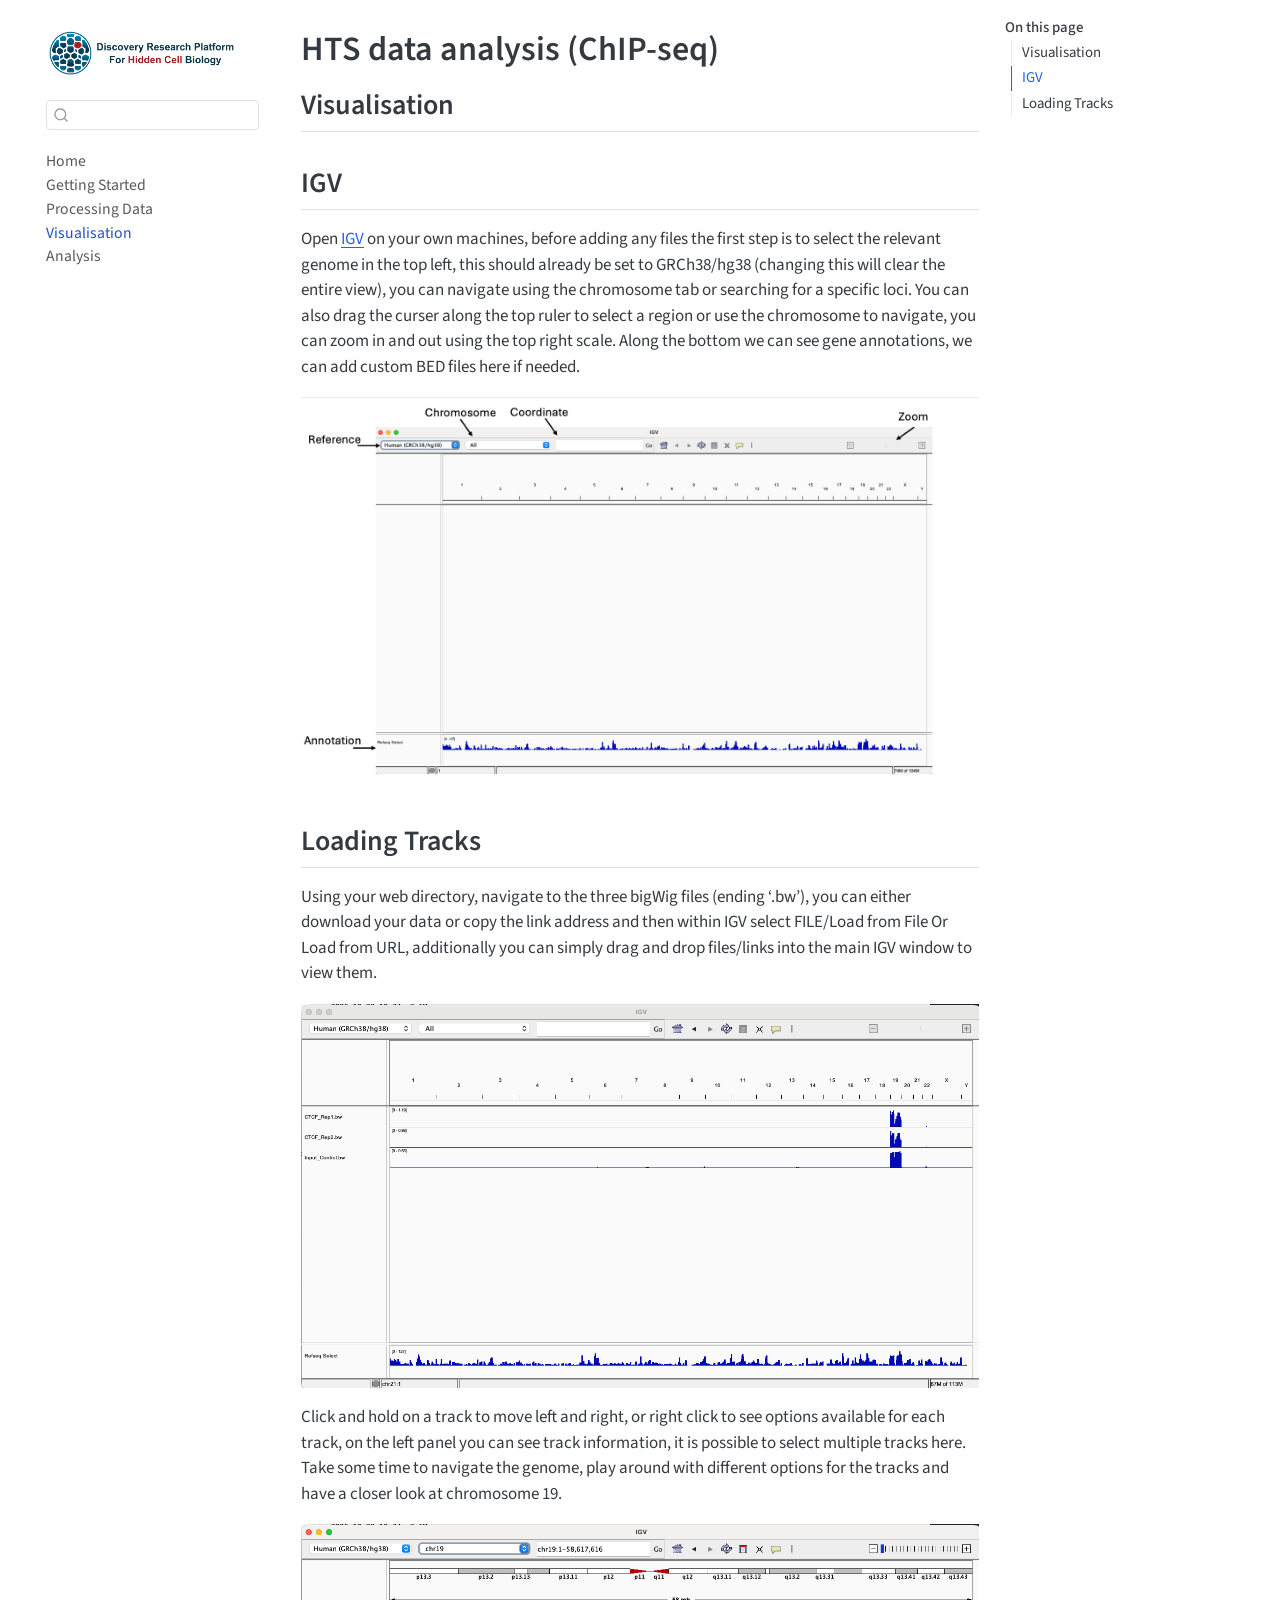
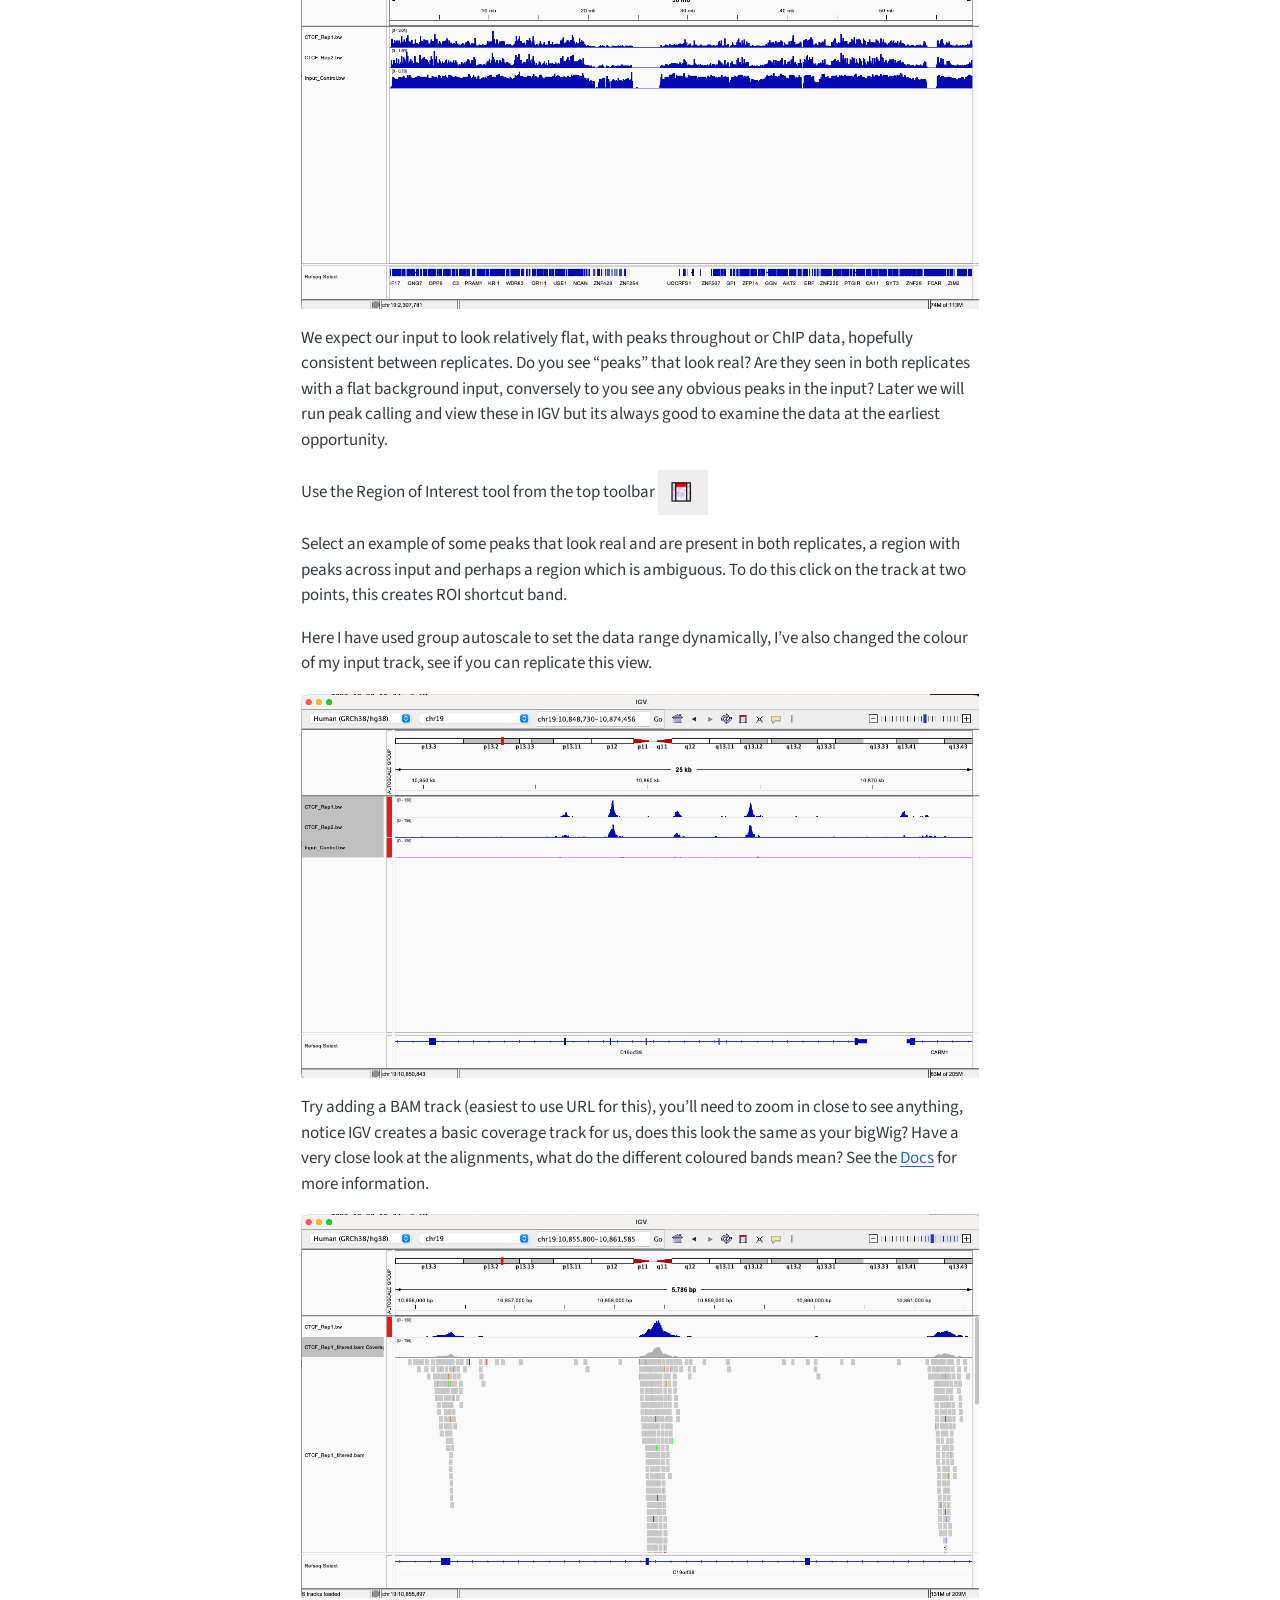
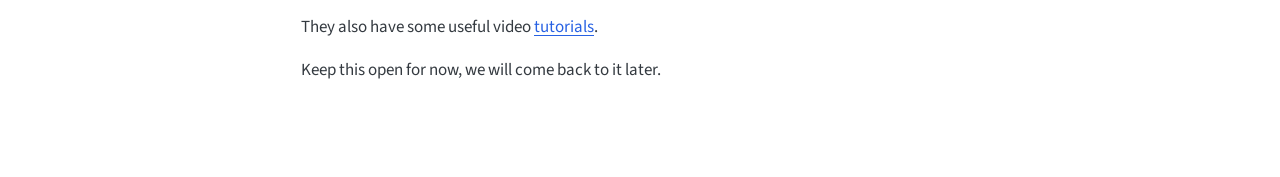
<file: docs/03_Visualisation.html>
<!DOCTYPE html>
<html xmlns="http://www.w3.org/1999/xhtml" lang="en" xml:lang="en"><head>

<meta charset="utf-8">
<meta name="generator" content="quarto-1.10.18">

<meta name="viewport" content="width=device-width, initial-scale=1.0, user-scalable=yes">


<title>HTS data analysis (ChIP-seq)</title>
<style>
/* Default styles provided by pandoc.
** See https://pandoc.org/MANUAL.html#variables-for-html for config info.
*/
span.smallcaps{font-variant: small-caps;}
div.columns{display: flex; gap: 1.5em;}
div.column{flex: auto;}
@media screen {
div.columns{gap: min(4vw, 1.5em);}
div.column{overflow-x: auto;}
}
div.hanging-indent{margin-left: 1.5em; text-indent: -1.5em;}
ul.task-list{list-style: none;}
ul.task-list li input[type="checkbox"] {
  width: 0.8em;
  margin: 0 0.8em 0.2em -1em; /* quarto-specific, see https://github.com/quarto-dev/quarto-cli/issues/4556 */ 
  vertical-align: middle;
}
</style>


<script src="site_libs/quarto-nav/quarto-nav.js"></script>
<script src="site_libs/quarto-nav/headroom.min.js"></script>
<script src="site_libs/clipboard/clipboard.min.js"></script>
<script src="site_libs/quarto-search/autocomplete.umd.js"></script>
<script src="site_libs/quarto-search/fuse.min.js"></script>
<script src="site_libs/quarto-search/quarto-search.js"></script>
<meta name="quarto:offset" content="./">
<link href="./images/DRP_banner_transparent2.png" rel="icon" type="image/png">
<script src="site_libs/quarto-html/quarto.js" type="module"></script>
<script src="site_libs/quarto-html/tabsets/tabsets.js" type="module"></script>
<script src="site_libs/quarto-html/popper.min.js"></script>
<script src="site_libs/quarto-html/tippy.umd.min.js"></script>
<script src="site_libs/quarto-html/anchor.min.js"></script>
<link href="site_libs/quarto-html/tippy.css" rel="stylesheet">
<link href="site_libs/quarto-html/quarto-syntax-highlighting-713b0136666c1ca4047413a70816f99a.css" rel="stylesheet" class="quarto-color-scheme" id="quarto-text-highlighting-styles">
<link href="site_libs/quarto-html/quarto-syntax-highlighting-dark-d55ad538553833994e65ea0dc4f9e74e.css" rel="stylesheet" class="quarto-color-scheme quarto-color-alternate" id="quarto-text-highlighting-styles">
<link href="site_libs/quarto-html/quarto-syntax-highlighting-713b0136666c1ca4047413a70816f99a.css" rel="stylesheet" class="quarto-color-scheme-extra" id="quarto-text-highlighting-styles">
<script src="site_libs/bootstrap/bootstrap.min.js"></script>
<link href="site_libs/bootstrap/bootstrap-icons.css" rel="stylesheet">
<link href="site_libs/bootstrap/bootstrap-b629e5cb0aecc7c9cdf6c9d1f8bfbbe2.min.css" rel="stylesheet" append-hash="true" class="quarto-color-scheme" id="quarto-bootstrap" data-mode="light">
<link href="site_libs/bootstrap/bootstrap-dark-b629e5cb0aecc7c9cdf6c9d1f8bfbbe2.min.css" rel="stylesheet" append-hash="true" class="quarto-color-scheme quarto-color-alternate" id="quarto-bootstrap" data-mode="light">
<link href="site_libs/bootstrap/bootstrap-b629e5cb0aecc7c9cdf6c9d1f8bfbbe2.min.css" rel="stylesheet" append-hash="true" class="quarto-color-scheme-extra" id="quarto-bootstrap" data-mode="light">
<script id="quarto-search-options" type="application/json">{
  "location": "sidebar",
  "copy-button": false,
  "collapse-after": 3,
  "panel-placement": "start",
  "type": "textbox",
  "limit": 50,
  "keyboard-shortcut": [
    "f",
    "/",
    "s"
  ],
  "show-item-context": false,
  "language": {
    "search-no-results-text": "No results",
    "search-matching-documents-text": "matching documents",
    "search-copy-link-title": "Copy link to search",
    "search-hide-matches-text": "Hide additional matches",
    "search-more-match-text": "more match in this document",
    "search-more-matches-text": "more matches in this document",
    "search-clear-button-title": "Clear",
    "search-text-placeholder": "",
    "search-detached-cancel-button-title": "Cancel",
    "search-submit-button-title": "Submit",
    "search-label": "Search"
  }
}</script>


<link rel="stylesheet" href="challengestyles.css">
</head>

<body class="nav-sidebar floating quarto-light">

<div id="quarto-search-results"></div>
  <header id="quarto-header" class="headroom fixed-top">
  <nav class="quarto-secondary-nav">
    <div class="container-fluid d-flex">
      <button type="button" class="quarto-btn-toggle btn" data-bs-toggle="collapse" role="button" data-bs-target=".quarto-sidebar-collapse-item" aria-controls="quarto-sidebar" aria-expanded="false" aria-label="Toggle sidebar navigation" onclick="if (window.quartoToggleHeadroom) { window.quartoToggleHeadroom(); }">
        <i class="bi bi-layout-text-sidebar-reverse"></i>
      </button>
        <nav class="quarto-page-breadcrumbs" aria-label="breadcrumb"><ol class="breadcrumb"><li class="breadcrumb-item"><a href="./03_Visualisation.html">Visualisation</a></li></ol></nav>
        <a class="flex-grow-1" role="navigation" data-bs-toggle="collapse" data-bs-target=".quarto-sidebar-collapse-item" aria-controls="quarto-sidebar" aria-expanded="false" aria-label="Toggle sidebar navigation" onclick="if (window.quartoToggleHeadroom) { window.quartoToggleHeadroom(); }">      
        </a>
      <button type="button" class="btn quarto-search-button" aria-label="Search" onclick="window.quartoOpenSearch();">
        <i class="bi bi-search"></i>
      </button>
    </div>
  </nav>
</header>
<!-- content -->
<div id="quarto-content" class="quarto-container page-columns page-rows-contents page-layout-article">
<!-- sidebar -->
  <nav id="quarto-sidebar" class="sidebar collapse collapse-horizontal quarto-sidebar-collapse-item sidebar-navigation floating overflow-auto">
    <div class="pt-lg-2 mt-2 text-left sidebar-header">
      <a href="./index.html" class="sidebar-logo-link">
      <img src="./images/DRP_banner_transparent2.png" alt="" class="sidebar-logo light-content py-0 d-lg-inline d-none">
      <img src="./images/DRP_banner_transparent2.png" alt="" class="sidebar-logo dark-content py-0 d-lg-inline d-none">
      </a>
      </div>
        <div class="mt-2 flex-shrink-0 align-items-center">
        <div class="sidebar-search">
        <div id="quarto-search" class="" title="Search"></div>
        </div>
        </div>
    <div class="sidebar-menu-container"> 
    <ul class="list-unstyled mt-1">
        <li class="sidebar-item">
  <div class="sidebar-item-container"> 
  <a href="./index.html" class="sidebar-item-text sidebar-link">
 <span class="menu-text">Home</span></a>
  </div>
</li>
        <li class="sidebar-item">
  <div class="sidebar-item-container"> 
  <a href="./01_Getting_started.html" class="sidebar-item-text sidebar-link">
 <span class="menu-text">Getting Started</span></a>
  </div>
</li>
        <li class="sidebar-item">
  <div class="sidebar-item-container"> 
  <a href="./02_Processing_data.html" class="sidebar-item-text sidebar-link">
 <span class="menu-text">Processing Data</span></a>
  </div>
</li>
        <li class="sidebar-item">
  <div class="sidebar-item-container"> 
  <a href="./03_Visualisation.html" class="sidebar-item-text sidebar-link active">
 <span class="menu-text">Visualisation</span></a>
  </div>
</li>
        <li class="sidebar-item">
  <div class="sidebar-item-container"> 
  <a href="./04_Analysis.html" class="sidebar-item-text sidebar-link">
 <span class="menu-text">Analysis</span></a>
  </div>
</li>
    </ul>
    </div>
</nav>
<div id="quarto-sidebar-glass" class="quarto-sidebar-collapse-item" data-bs-toggle="collapse" data-bs-target=".quarto-sidebar-collapse-item"></div>
<!-- margin-sidebar -->
    <div id="quarto-margin-sidebar" class="sidebar margin-sidebar">
        <nav id="TOC" role="doc-toc" class="toc-active">
    <h2 id="toc-title">On this page</h2>
   
  <ul>
  <li><a href="#visualisation" id="toc-visualisation" class="nav-link active" data-scroll-target="#visualisation">Visualisation</a></li>
  <li><a href="#igv" id="toc-igv" class="nav-link" data-scroll-target="#igv">IGV</a></li>
  <li><a href="#loading-tracks" id="toc-loading-tracks" class="nav-link" data-scroll-target="#loading-tracks">Loading Tracks</a></li>
  </ul>
</nav>
    </div>
<!-- main -->
<main class="content" id="quarto-document-content">

<header id="title-block-header" class="quarto-title-block default">
<div class="quarto-title">
<h1 class="title">HTS data analysis (ChIP-seq)</h1>
</div>



<div class="quarto-title-meta">

    
  
    
  </div>
  


</header>


<section id="visualisation" class="level2">
<h2 class="anchored" data-anchor-id="visualisation">Visualisation</h2>
</section>
<section id="igv" class="level2">
<h2 class="anchored" data-anchor-id="igv">IGV</h2>
<p>Open <a href="">IGV</a> on your own machines, before adding any files the first step is to select the relevant genome in the top left, this should already be set to GRCh38/hg38 (changing this will clear the entire view), you can navigate using the chromosome tab or searching for a specific loci. You can also drag the curser along the top ruler to select a region or use the chromosome to navigate, you can zoom in and out using the top right scale. Along the bottom we can see gene annotations, we can add custom BED files here if needed.</p>
<p><img src="images/igv_blank_ann.png" style="width:100.0%"></p>
</section>
<section id="loading-tracks" class="level2">
<h2 class="anchored" data-anchor-id="loading-tracks">Loading Tracks</h2>
<p>Using your web directory, navigate to the three bigWig files (ending ‘.bw’), you can either download your data or copy the link address and then within IGV select FILE/Load from File Or Load from URL, additionally you can simply drag and drop files/links into the main IGV window to view them.</p>
<p><img src="images/tracks.png" style="width:100.0%"></p>
<p>Click and hold on a track to move left and right, or right click to see options available for each track, on the left panel you can see track information, it is possible to select multiple tracks here. Take some time to navigate the genome, play around with different options for the tracks and have a closer look at chromosome 19.</p>
<p><img src="images/tracks_zoom.png" style="width:100.0%"></p>
<p>We expect our input to look relatively flat, with peaks throughout or ChIP data, hopefully consistent between replicates. Do you see “peaks” that look real? Are they seen in both replicates with a flat background input, conversely to you see any obvious peaks in the input? Later we will run peak calling and view these in IGV but its always good to examine the data at the earliest opportunity.</p>
<p>Use the Region of Interest tool from the top toolbar <img src="images/roi.png" class="img-fluid" width="50"></p>
<p>Select an example of some peaks that look real and are present in both replicates, a region with peaks across input and perhaps a region which is ambiguous. To do this click on the track at two points, this creates ROI shortcut band.</p>
<p>Here I have used group autoscale to set the data range dynamically, I’ve also changed the colour of my input track, see if you can replicate this view.</p>
<p><img src="images/tracks_edit.png" style="width:100.0%"></p>
<p>Try adding a BAM track (easiest to use URL for this), you’ll need to zoom in close to see anything, notice IGV creates a basic coverage track for us, does this look the same as your bigWig? Have a very close look at the alignments, what do the different coloured bands mean? See the <a href="https://igv.org/doc/desktop/#UserGuide/tracks/alignments/viewing_alignments_basics">Docs</a> for more information.</p>
<p><img src="images/tracks_bam.png" style="width:100.0%"></p>
<p>They also have some useful video <a href="https://igv.org/doc/desktop/#TutorialVideos/">tutorials</a>.</p>
<p>Keep this open for now, we will come back to it later.</p>


</section>

</main> <!-- /main -->
<script id="quarto-html-after-body" type="application/javascript">
  window.document.addEventListener("DOMContentLoaded", function (event) {
    const icon = "";
    const anchorJS = new window.AnchorJS();
    anchorJS.options = {
      placement: 'right',
      icon: icon
    };
    anchorJS.add('.anchored');
    const isCodeAnnotation = (el) => {
      for (const clz of el.classList) {
        if (clz.startsWith('code-annotation-')) {                     
          return true;
        }
      }
      return false;
    }
    const onCopySuccess = function(e) {
      // button target
      const button = e.trigger;
      // don't keep focus
      button.blur();
      // flash "checked"
      button.classList.add('code-copy-button-checked');
      var currentTitle = button.getAttribute("title");
      button.setAttribute("title", "Copied!");
      let tooltip;
      if (window.bootstrap) {
        button.setAttribute("data-bs-toggle", "tooltip");
        button.setAttribute("data-bs-placement", "left");
        button.setAttribute("data-bs-title", "Copied!");
        tooltip = new bootstrap.Tooltip(button, 
          { trigger: "manual", 
            customClass: "code-copy-button-tooltip",
            offset: [0, -8]});
        tooltip.show();    
      }
      setTimeout(function() {
        if (tooltip) {
          tooltip.hide();
          button.removeAttribute("data-bs-title");
          button.removeAttribute("data-bs-toggle");
          button.removeAttribute("data-bs-placement");
        }
        button.setAttribute("title", currentTitle);
        button.classList.remove('code-copy-button-checked');
      }, 1000);
      // clear code selection
      e.clearSelection();
    }
    const getTextToCopy = function(trigger) {
      const outerScaffold = trigger.parentElement.cloneNode(true);
      const codeEl = outerScaffold.querySelector('code');
      for (const childEl of codeEl.children) {
        if (isCodeAnnotation(childEl)) {
          childEl.remove();
        }
      }
      return codeEl.innerText;
    }
    const clipboard = new window.ClipboardJS('.code-copy-button:not([data-in-quarto-modal])', {
      text: getTextToCopy
    });
    clipboard.on('success', onCopySuccess);
    if (window.document.getElementById('quarto-embedded-source-code-modal')) {
      const clipboardModal = new window.ClipboardJS('.code-copy-button[data-in-quarto-modal]', {
        text: getTextToCopy,
        container: window.document.getElementById('quarto-embedded-source-code-modal')
      });
      clipboardModal.on('success', onCopySuccess);
    }
      var localhostRegex = new RegExp(/^(?:http|https):\/\/localhost\:?[0-9]*\//);
      var mailtoRegex = new RegExp(/^mailto:/);
        var filterRegex = new RegExp('/' + window.location.host + '/');
      var isInternal = (href) => {
          return filterRegex.test(href) || localhostRegex.test(href) || mailtoRegex.test(href);
      }
      // Inspect non-navigation links and adorn them if external
     var links = window.document.querySelectorAll('a[href]:not(.nav-link):not(.navbar-brand):not(.toc-action):not(.sidebar-link):not(.sidebar-item-toggle):not(.pagination-link):not(.no-external):not([aria-hidden]):not(.dropdown-item):not(.quarto-navigation-tool):not(.about-link)');
      for (var i=0; i<links.length; i++) {
        const link = links[i];
        if (!isInternal(link.href)) {
          // undo the damage that might have been done by quarto-nav.js in the case of
          // links that we want to consider external
          if (link.dataset.originalHref !== undefined) {
            link.href = link.dataset.originalHref;
          }
            // target, if specified
            link.setAttribute("target", "_blank");
            if (link.getAttribute("rel") === null) {
              link.setAttribute("rel", "noopener");
            }
        }
      }
    function tippyHover(el, contentFn, onTriggerFn, onUntriggerFn) {
      const config = {
        allowHTML: true,
        maxWidth: 500,
        delay: 100,
        arrow: false,
        appendTo: function(el) {
            return el.parentElement;
        },
        interactive: true,
        interactiveBorder: 10,
        theme: 'quarto',
        placement: 'bottom-start',
      };
      if (contentFn) {
        config.content = contentFn;
      }
      if (onTriggerFn) {
        config.onTrigger = onTriggerFn;
      }
      if (onUntriggerFn) {
        config.onUntrigger = onUntriggerFn;
      }
      window.tippy(el, config); 
    }
    const noterefs = window.document.querySelectorAll('a[role="doc-noteref"]');
    for (var i=0; i<noterefs.length; i++) {
      const ref = noterefs[i];
      tippyHover(ref, function() {
        // use id or data attribute instead here
        let href = ref.getAttribute('data-footnote-href') || ref.getAttribute('href');
        try { href = new URL(href).hash; } catch {}
        const id = href.replace(/^#\/?/, "");
        const note = window.document.getElementById(id);
        if (note) {
          return note.innerHTML;
        } else {
          return "";
        }
      });
    }
    const xrefs = window.document.querySelectorAll('a.quarto-xref');
    const processXRef = (id, note) => {
      // Strip column container classes
      const stripColumnClz = (el) => {
        el.classList.remove("page-full", "page-columns");
        if (el.children) {
          for (const child of el.children) {
            stripColumnClz(child);
          }
        }
      }
      stripColumnClz(note)
      if (id === null || id.startsWith('sec-')) {
        // Special case sections, only their first couple elements
        const container = document.createElement("div");
        if (note.children && note.children.length > 2) {
          container.appendChild(note.children[0].cloneNode(true));
          for (let i = 1; i < note.children.length; i++) {
            const child = note.children[i];
            if (child.tagName === "P" && child.innerText === "") {
              continue;
            } else {
              container.appendChild(child.cloneNode(true));
              break;
            }
          }
          if (window.Quarto?.typesetMath) {
            window.Quarto.typesetMath(container);
          }
          return container.innerHTML
        } else {
          if (window.Quarto?.typesetMath) {
            window.Quarto.typesetMath(note);
          }
          return note.innerHTML;
        }
      } else {
        // Remove any anchor links if they are present
        const anchorLink = note.querySelector('a.anchorjs-link');
        if (anchorLink) {
          anchorLink.remove();
        }
        if (window.Quarto?.typesetMath) {
          window.Quarto.typesetMath(note);
        }
        if (note.classList.contains("callout")) {
          return note.outerHTML;
        } else {
          return note.innerHTML;
        }
      }
    }
    for (var i=0; i<xrefs.length; i++) {
      const xref = xrefs[i];
      tippyHover(xref, undefined, function(instance) {
        instance.disable();
        let url = xref.getAttribute('href');
        let hash = undefined; 
        if (url.startsWith('#')) {
          hash = url;
        } else {
          try { hash = new URL(url).hash; } catch {}
        }
        if (hash) {
          const id = hash.replace(/^#\/?/, "");
          const note = window.document.getElementById(id);
          if (note !== null) {
            try {
              const html = processXRef(id, note.cloneNode(true));
              instance.setContent(html);
            } finally {
              instance.enable();
              instance.show();
            }
          } else {
            // See if we can fetch this
            fetch(url.split('#')[0])
            .then(res => res.text())
            .then(html => {
              const parser = new DOMParser();
              const htmlDoc = parser.parseFromString(html, "text/html");
              const note = htmlDoc.getElementById(id);
              if (note !== null) {
                const html = processXRef(id, note);
                instance.setContent(html);
              } 
            }).finally(() => {
              instance.enable();
              instance.show();
            });
          }
        } else {
          // See if we can fetch a full url (with no hash to target)
          // This is a special case and we should probably do some content thinning / targeting
          fetch(url)
          .then(res => res.text())
          .then(html => {
            const parser = new DOMParser();
            const htmlDoc = parser.parseFromString(html, "text/html");
            const note = htmlDoc.querySelector('main.content');
            if (note !== null) {
              // This should only happen for chapter cross references
              // (since there is no id in the URL)
              // remove the first header
              if (note.children.length > 0 && note.children[0].tagName === "HEADER") {
                note.children[0].remove();
              }
              const html = processXRef(null, note);
              instance.setContent(html);
            } 
          }).finally(() => {
            instance.enable();
            instance.show();
          });
        }
      }, function(instance) {
      });
    }
        let selectedAnnoteEl;
        const selectorForAnnotation = ( cell, annotation) => {
          let cellAttr = 'data-code-cell="' + cell + '"';
          let lineAttr = 'data-code-annotation="' +  annotation + '"';
          const selector = 'span[' + cellAttr + '][' + lineAttr + ']';
          return selector;
        }
        const selectCodeLines = (annoteEl) => {
          const doc = window.document;
          const targetCell = annoteEl.getAttribute("data-target-cell");
          const targetAnnotation = annoteEl.getAttribute("data-target-annotation");
          const annoteSpan = window.document.querySelector(selectorForAnnotation(targetCell, targetAnnotation));
          const lines = annoteSpan.getAttribute("data-code-lines").split(",");
          const lineIds = lines.map((line) => {
            return targetCell + "-" + line;
          })
          let top = null;
          let height = null;
          let parent = null;
          if (lineIds.length > 0) {
              //compute the position of the single el (top and bottom and make a div)
              const el = window.document.getElementById(lineIds[0]);
              top = el.offsetTop;
              height = el.offsetHeight;
              parent = el.parentElement.parentElement;
            if (lineIds.length > 1) {
              const lastEl = window.document.getElementById(lineIds[lineIds.length - 1]);
              const bottom = lastEl.offsetTop + lastEl.offsetHeight;
              height = bottom - top;
            }
            if (top !== null && height !== null && parent !== null) {
              // cook up a div (if necessary) and position it 
              let div = window.document.getElementById("code-annotation-line-highlight");
              if (div === null) {
                div = window.document.createElement("div");
                div.setAttribute("id", "code-annotation-line-highlight");
                div.style.position = 'absolute';
                parent.appendChild(div);
              }
              div.style.top = top - 2 + "px";
              div.style.height = height + 4 + "px";
              div.style.left = 0;
              let gutterDiv = window.document.getElementById("code-annotation-line-highlight-gutter");
              if (gutterDiv === null) {
                gutterDiv = window.document.createElement("div");
                gutterDiv.setAttribute("id", "code-annotation-line-highlight-gutter");
                gutterDiv.style.position = 'absolute';
                const codeCell = window.document.getElementById(targetCell);
                const gutter = codeCell.querySelector('.code-annotation-gutter');
                gutter.appendChild(gutterDiv);
              }
              gutterDiv.style.top = top - 2 + "px";
              gutterDiv.style.height = height + 4 + "px";
            }
            selectedAnnoteEl = annoteEl;
          }
        };
        const unselectCodeLines = () => {
          const elementsIds = ["code-annotation-line-highlight", "code-annotation-line-highlight-gutter"];
          elementsIds.forEach((elId) => {
            const div = window.document.getElementById(elId);
            if (div) {
              div.remove();
            }
          });
          selectedAnnoteEl = undefined;
        };
          // Handle positioning of the toggle
      window.addEventListener(
        "resize",
        throttle(() => {
          elRect = undefined;
          if (selectedAnnoteEl) {
            selectCodeLines(selectedAnnoteEl);
          }
        }, 10)
      );
      function throttle(fn, ms) {
      let throttle = false;
      let timer;
        return (...args) => {
          if(!throttle) { // first call gets through
              fn.apply(this, args);
              throttle = true;
          } else { // all the others get throttled
              if(timer) clearTimeout(timer); // cancel #2
              timer = setTimeout(() => {
                fn.apply(this, args);
                timer = throttle = false;
              }, ms);
          }
        };
      }
        // Attach click handler to the DT
        const annoteDls = window.document.querySelectorAll('dt[data-target-cell]');
        for (const annoteDlNode of annoteDls) {
          annoteDlNode.addEventListener('click', (event) => {
            const clickedEl = event.target;
            if (clickedEl !== selectedAnnoteEl) {
              unselectCodeLines();
              const activeEl = window.document.querySelector('dt[data-target-cell].code-annotation-active');
              if (activeEl) {
                activeEl.classList.remove('code-annotation-active');
              }
              selectCodeLines(clickedEl);
              clickedEl.classList.add('code-annotation-active');
            } else {
              // Unselect the line
              unselectCodeLines();
              clickedEl.classList.remove('code-annotation-active');
            }
          });
        }
    const findCites = (el) => {
      const parentEl = el.parentElement;
      if (parentEl) {
        const cites = parentEl.dataset.cites;
        if (cites) {
          return {
            el,
            cites: cites.split(' ')
          };
        } else {
          return findCites(el.parentElement)
        }
      } else {
        return undefined;
      }
    };
    var bibliorefs = window.document.querySelectorAll('a[role="doc-biblioref"]');
    for (var i=0; i<bibliorefs.length; i++) {
      const ref = bibliorefs[i];
      const citeInfo = findCites(ref);
      if (citeInfo) {
        tippyHover(citeInfo.el, function() {
          var popup = window.document.createElement('div');
          citeInfo.cites.forEach(function(cite) {
            var citeDiv = window.document.createElement('div');
            citeDiv.classList.add('hanging-indent');
            citeDiv.classList.add('csl-entry');
            var biblioDiv = window.document.getElementById('ref-' + cite);
            if (biblioDiv) {
              citeDiv.innerHTML = biblioDiv.innerHTML;
            }
            popup.appendChild(citeDiv);
          });
          return popup.innerHTML;
        });
      }
    }
  });
  </script>
</div> <!-- /content -->




</body></html>
</file>
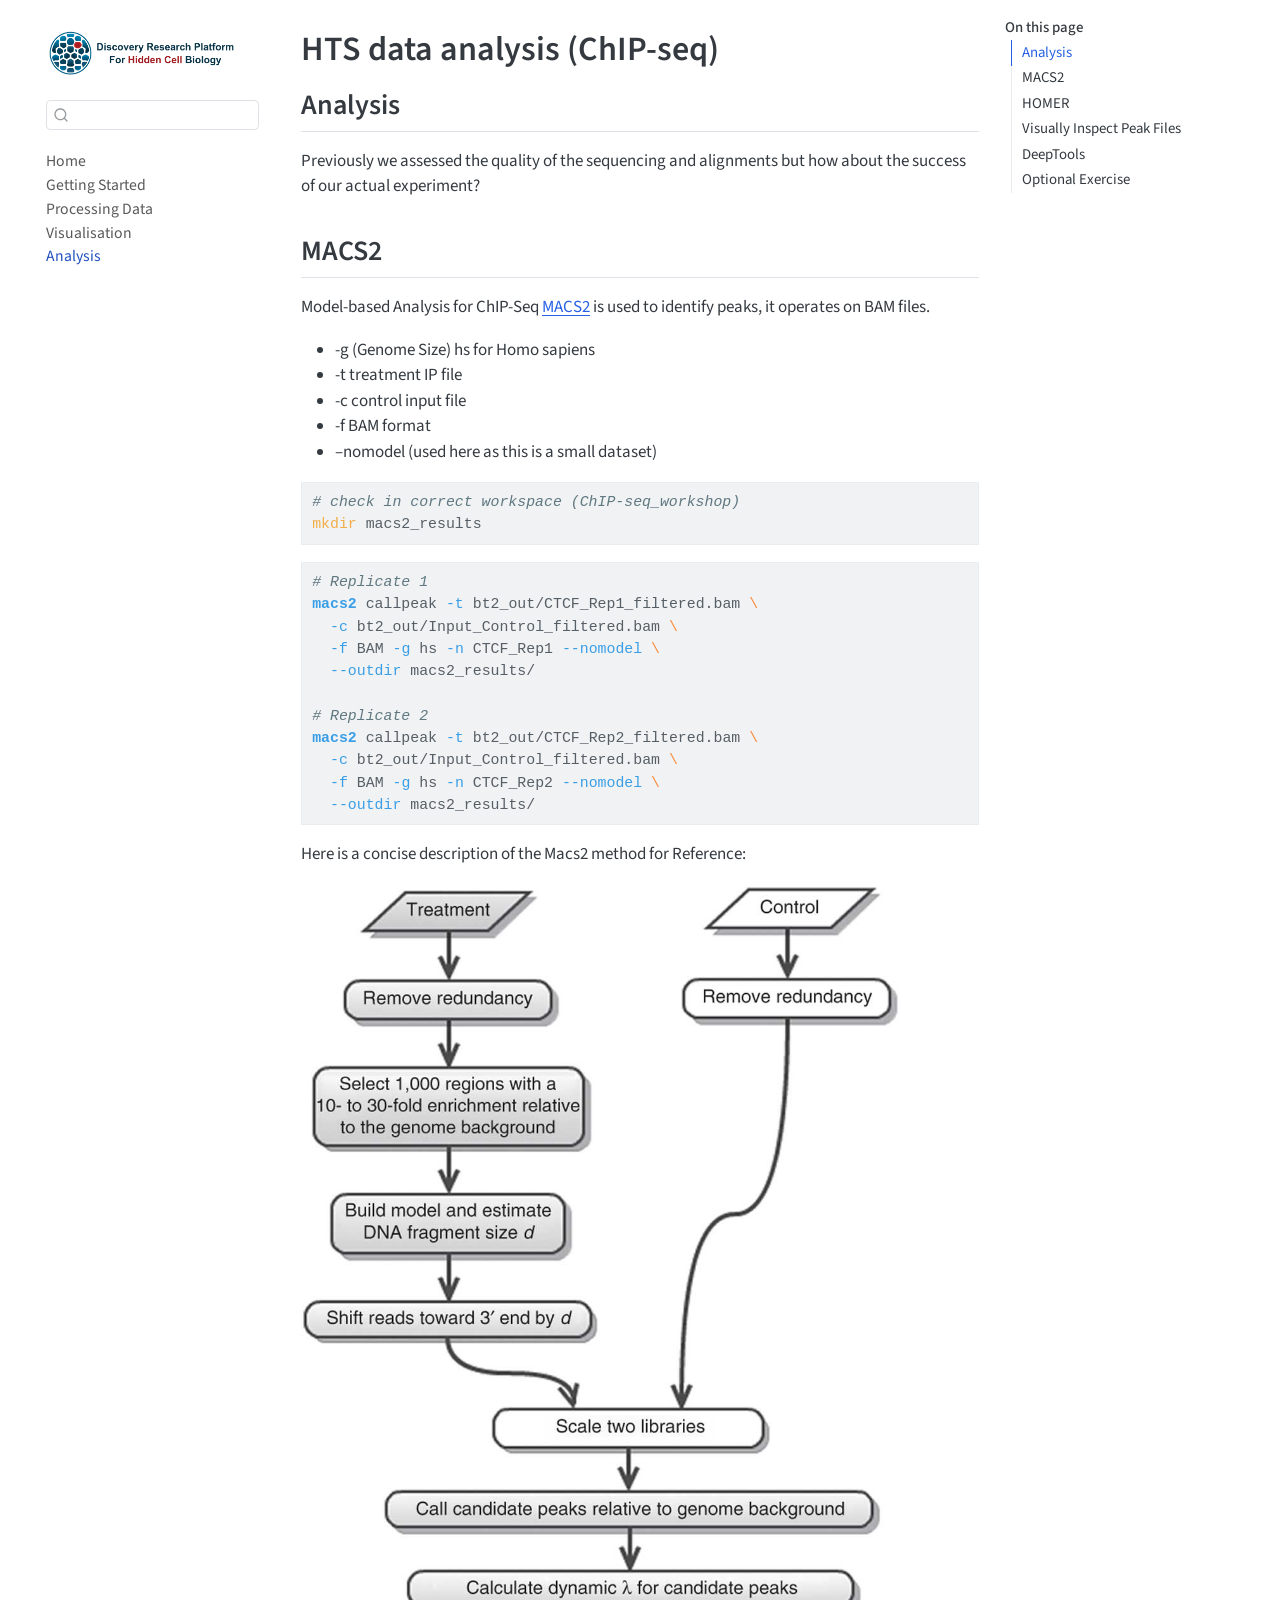
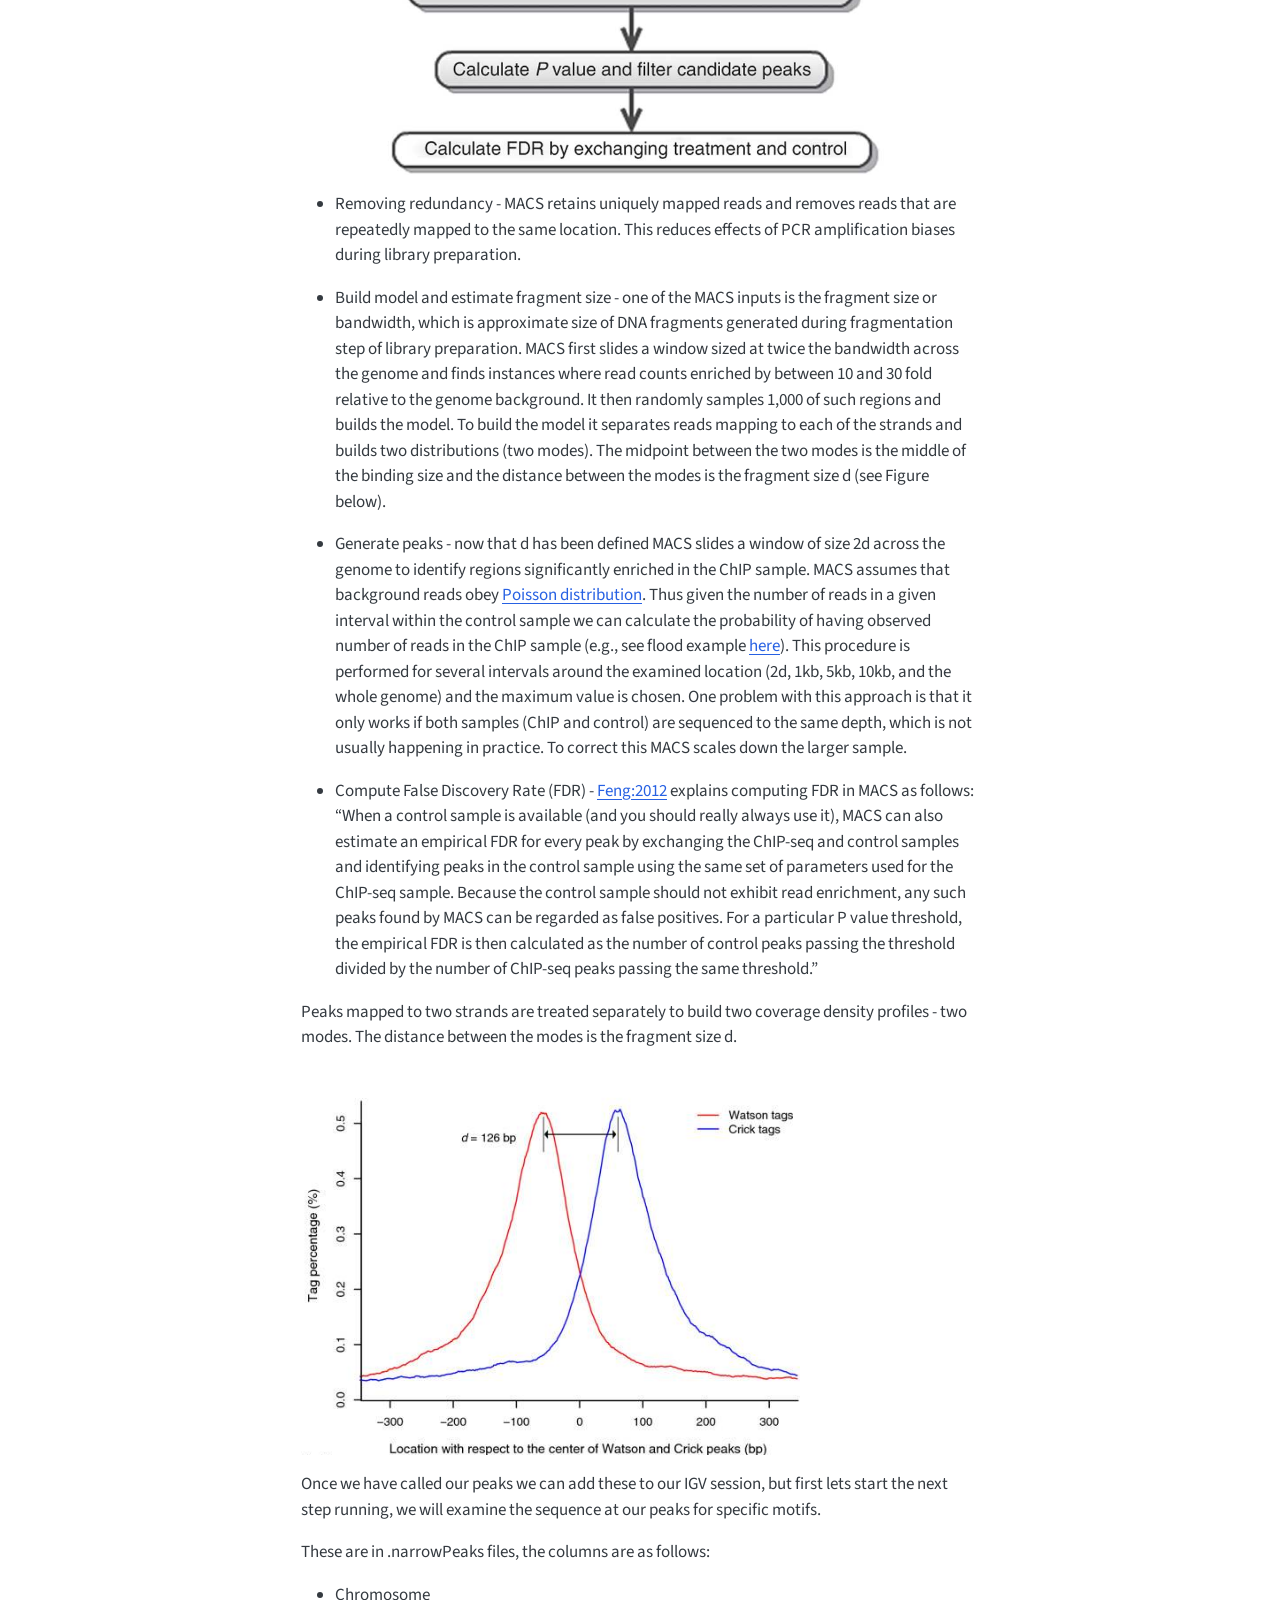
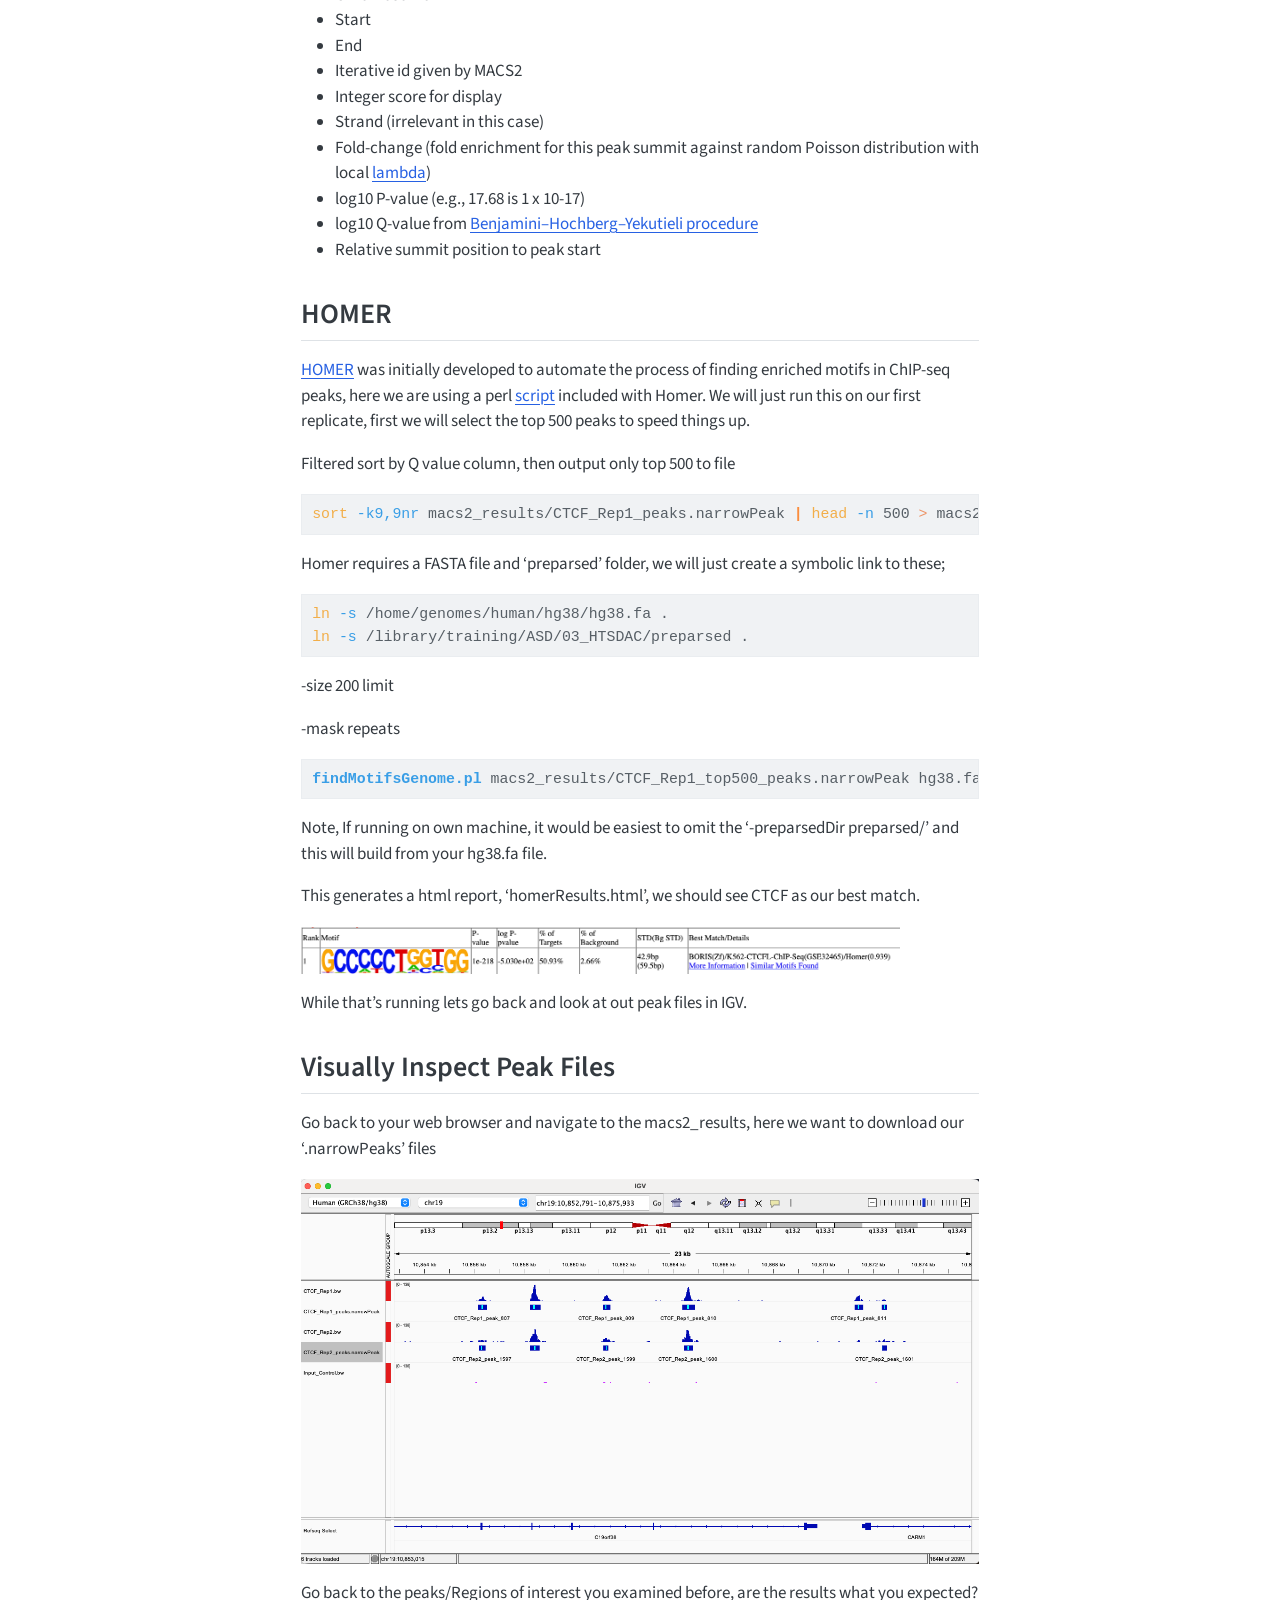
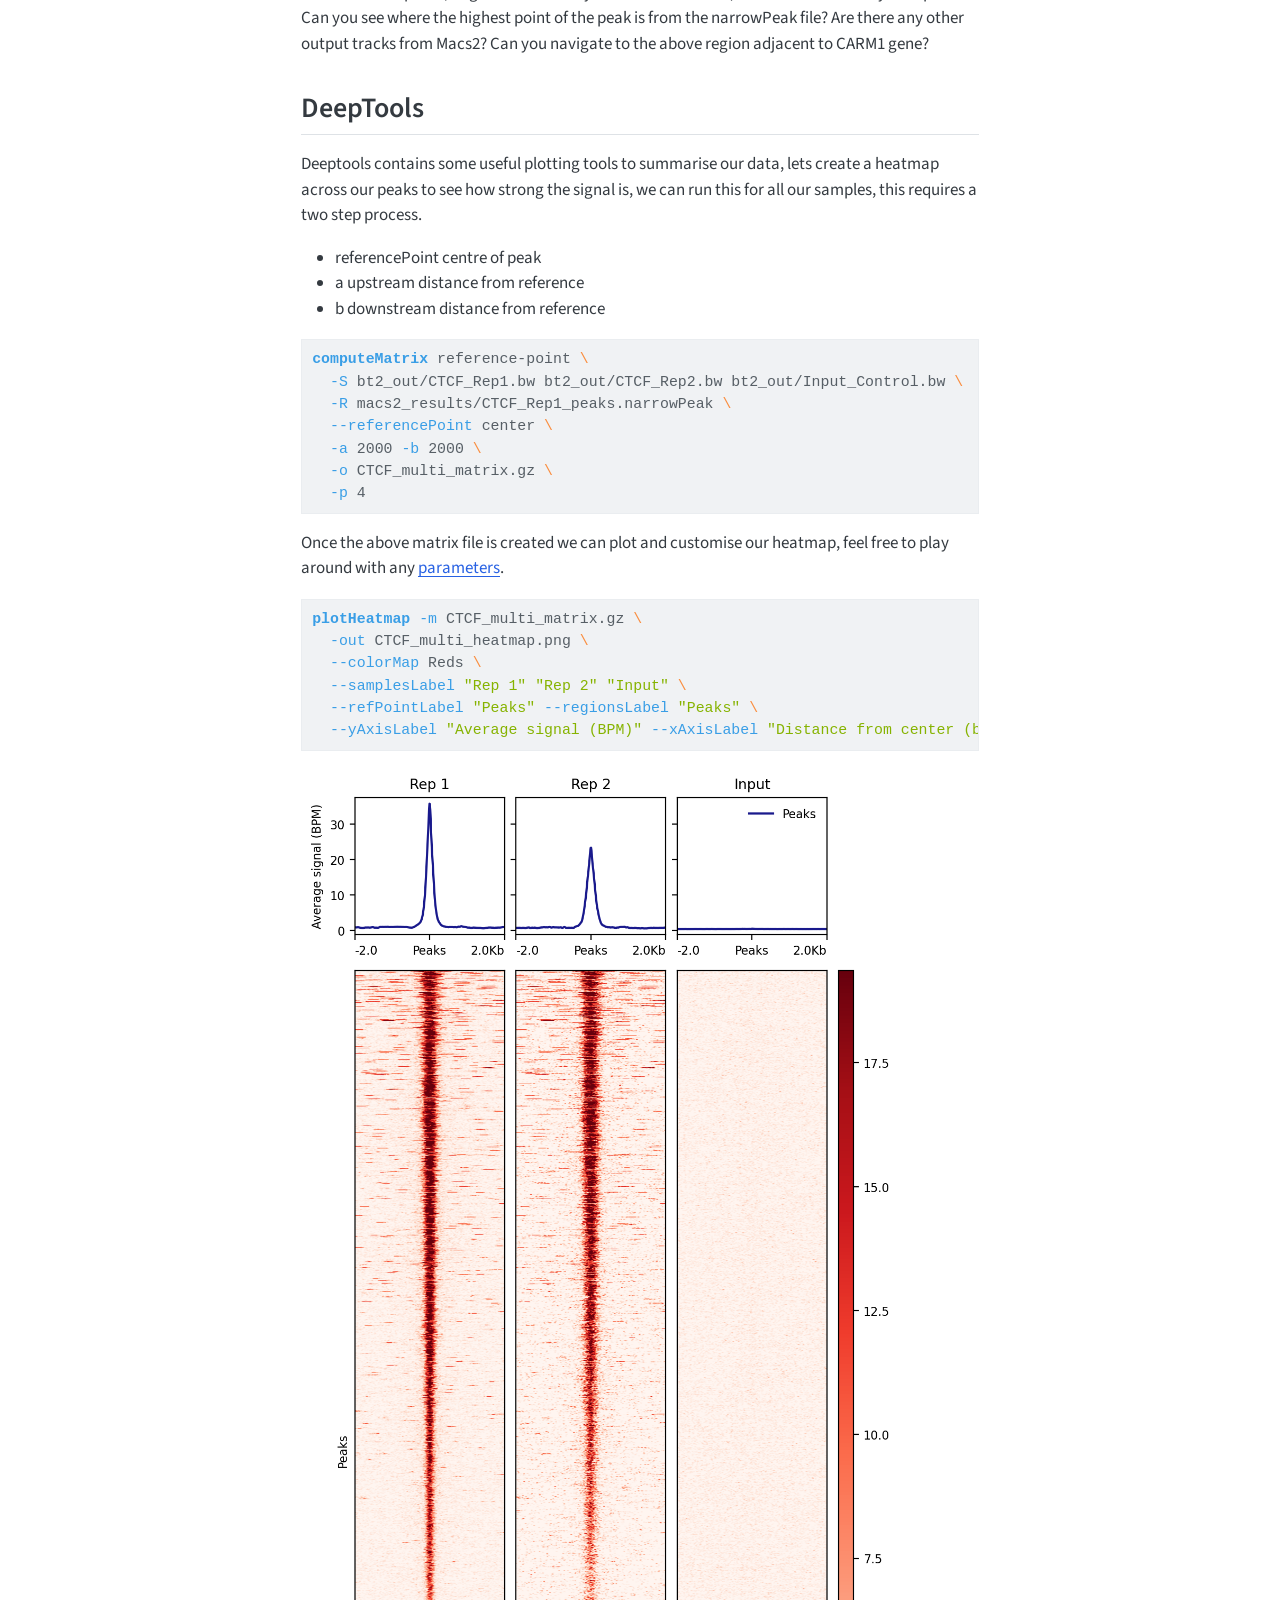
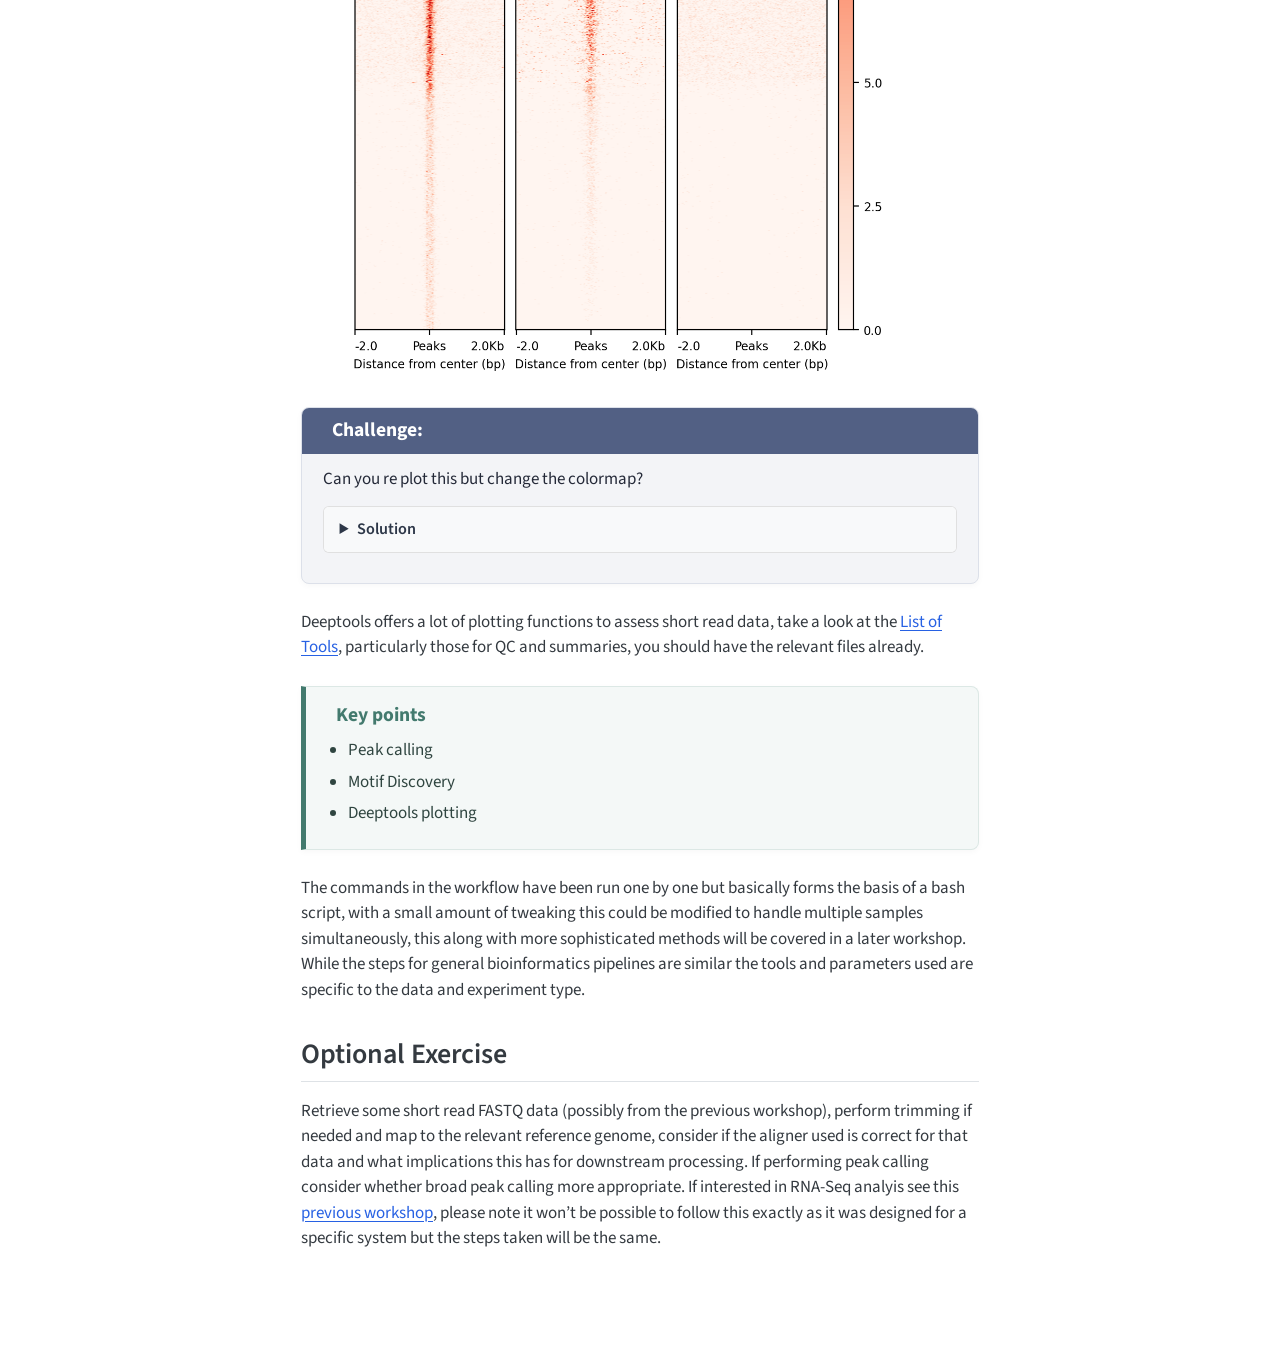
<file: docs/04_Analysis.html>
<!DOCTYPE html>
<html xmlns="http://www.w3.org/1999/xhtml" lang="en" xml:lang="en"><head>

<meta charset="utf-8">
<meta name="generator" content="quarto-1.10.18">

<meta name="viewport" content="width=device-width, initial-scale=1.0, user-scalable=yes">


<title>HTS data analysis (ChIP-seq)</title>
<style>
/* Default styles provided by pandoc.
** See https://pandoc.org/MANUAL.html#variables-for-html for config info.
*/
span.smallcaps{font-variant: small-caps;}
div.columns{display: flex; gap: 1.5em;}
div.column{flex: auto;}
@media screen {
div.columns{gap: min(4vw, 1.5em);}
div.column{overflow-x: auto;}
}
div.hanging-indent{margin-left: 1.5em; text-indent: -1.5em;}
ul.task-list{list-style: none;}
ul.task-list li input[type="checkbox"] {
  width: 0.8em;
  margin: 0 0.8em 0.2em -1em; /* quarto-specific, see https://github.com/quarto-dev/quarto-cli/issues/4556 */ 
  vertical-align: middle;
}
/* CSS for syntax highlighting */
html { -webkit-text-size-adjust: 100%; }
pre > code.sourceCode { white-space: pre; position: relative; }
pre > code.sourceCode > span { display: inline-block; line-height: 1.25; }
pre > code.sourceCode > span:empty { height: 1.2em; }
.sourceCode { overflow: visible; }
code.sourceCode > span { color: inherit; text-decoration: inherit; }
div.sourceCode { margin: 1em 0; }
pre.sourceCode { margin: 0; }
@media screen {
div.sourceCode { overflow: auto; }
}
@media print {
pre > code.sourceCode { white-space: pre-wrap; }
pre > code.sourceCode > span { text-indent: -5em; padding-left: 5em; }
}
pre.numberSource code
  { counter-reset: source-line 0; }
pre.numberSource code > span
  { position: relative; left: -4em; counter-increment: source-line; }
pre.numberSource code > span > a:first-child::before
  { content: counter(source-line);
    position: relative; left: -1em; text-align: right; vertical-align: baseline;
    border: none; display: inline-block;
    -webkit-touch-callout: none; -webkit-user-select: none;
    -khtml-user-select: none; -moz-user-select: none;
    -ms-user-select: none; user-select: none;
    padding: 0 4px; width: 4em;
  }
pre.numberSource { margin-left: 3em;  padding-left: 4px; }
div.sourceCode
  {   }
@media screen {
pre > code.sourceCode > span > a:first-child::before { text-decoration: underline; }
}
</style>


<script src="site_libs/quarto-nav/quarto-nav.js"></script>
<script src="site_libs/quarto-nav/headroom.min.js"></script>
<script src="site_libs/clipboard/clipboard.min.js"></script>
<script src="site_libs/quarto-search/autocomplete.umd.js"></script>
<script src="site_libs/quarto-search/fuse.min.js"></script>
<script src="site_libs/quarto-search/quarto-search.js"></script>
<meta name="quarto:offset" content="./">
<link href="./images/DRP_banner_transparent2.png" rel="icon" type="image/png">
<script src="site_libs/quarto-html/quarto.js" type="module"></script>
<script src="site_libs/quarto-html/tabsets/tabsets.js" type="module"></script>
<script src="site_libs/quarto-html/popper.min.js"></script>
<script src="site_libs/quarto-html/tippy.umd.min.js"></script>
<script src="site_libs/quarto-html/anchor.min.js"></script>
<link href="site_libs/quarto-html/tippy.css" rel="stylesheet">
<link href="site_libs/quarto-html/quarto-syntax-highlighting-713b0136666c1ca4047413a70816f99a.css" rel="stylesheet" class="quarto-color-scheme" id="quarto-text-highlighting-styles">
<link href="site_libs/quarto-html/quarto-syntax-highlighting-dark-d55ad538553833994e65ea0dc4f9e74e.css" rel="stylesheet" class="quarto-color-scheme quarto-color-alternate" id="quarto-text-highlighting-styles">
<link href="site_libs/quarto-html/quarto-syntax-highlighting-713b0136666c1ca4047413a70816f99a.css" rel="stylesheet" class="quarto-color-scheme-extra" id="quarto-text-highlighting-styles">
<script src="site_libs/bootstrap/bootstrap.min.js"></script>
<link href="site_libs/bootstrap/bootstrap-icons.css" rel="stylesheet">
<link href="site_libs/bootstrap/bootstrap-b629e5cb0aecc7c9cdf6c9d1f8bfbbe2.min.css" rel="stylesheet" append-hash="true" class="quarto-color-scheme" id="quarto-bootstrap" data-mode="light">
<link href="site_libs/bootstrap/bootstrap-dark-b629e5cb0aecc7c9cdf6c9d1f8bfbbe2.min.css" rel="stylesheet" append-hash="true" class="quarto-color-scheme quarto-color-alternate" id="quarto-bootstrap" data-mode="light">
<link href="site_libs/bootstrap/bootstrap-b629e5cb0aecc7c9cdf6c9d1f8bfbbe2.min.css" rel="stylesheet" append-hash="true" class="quarto-color-scheme-extra" id="quarto-bootstrap" data-mode="light">
<script id="quarto-search-options" type="application/json">{
  "location": "sidebar",
  "copy-button": false,
  "collapse-after": 3,
  "panel-placement": "start",
  "type": "textbox",
  "limit": 50,
  "keyboard-shortcut": [
    "f",
    "/",
    "s"
  ],
  "show-item-context": false,
  "language": {
    "search-no-results-text": "No results",
    "search-matching-documents-text": "matching documents",
    "search-copy-link-title": "Copy link to search",
    "search-hide-matches-text": "Hide additional matches",
    "search-more-match-text": "more match in this document",
    "search-more-matches-text": "more matches in this document",
    "search-clear-button-title": "Clear",
    "search-text-placeholder": "",
    "search-detached-cancel-button-title": "Cancel",
    "search-submit-button-title": "Submit",
    "search-label": "Search"
  }
}</script>


<link rel="stylesheet" href="challengestyles.css">
</head>

<body class="nav-sidebar floating quarto-light">

<div id="quarto-search-results"></div>
  <header id="quarto-header" class="headroom fixed-top">
  <nav class="quarto-secondary-nav">
    <div class="container-fluid d-flex">
      <button type="button" class="quarto-btn-toggle btn" data-bs-toggle="collapse" role="button" data-bs-target=".quarto-sidebar-collapse-item" aria-controls="quarto-sidebar" aria-expanded="false" aria-label="Toggle sidebar navigation" onclick="if (window.quartoToggleHeadroom) { window.quartoToggleHeadroom(); }">
        <i class="bi bi-layout-text-sidebar-reverse"></i>
      </button>
        <nav class="quarto-page-breadcrumbs" aria-label="breadcrumb"><ol class="breadcrumb"><li class="breadcrumb-item"><a href="./04_Analysis.html">Analysis</a></li></ol></nav>
        <a class="flex-grow-1" role="navigation" data-bs-toggle="collapse" data-bs-target=".quarto-sidebar-collapse-item" aria-controls="quarto-sidebar" aria-expanded="false" aria-label="Toggle sidebar navigation" onclick="if (window.quartoToggleHeadroom) { window.quartoToggleHeadroom(); }">      
        </a>
      <button type="button" class="btn quarto-search-button" aria-label="Search" onclick="window.quartoOpenSearch();">
        <i class="bi bi-search"></i>
      </button>
    </div>
  </nav>
</header>
<!-- content -->
<div id="quarto-content" class="quarto-container page-columns page-rows-contents page-layout-article">
<!-- sidebar -->
  <nav id="quarto-sidebar" class="sidebar collapse collapse-horizontal quarto-sidebar-collapse-item sidebar-navigation floating overflow-auto">
    <div class="pt-lg-2 mt-2 text-left sidebar-header">
      <a href="./index.html" class="sidebar-logo-link">
      <img src="./images/DRP_banner_transparent2.png" alt="" class="sidebar-logo light-content py-0 d-lg-inline d-none">
      <img src="./images/DRP_banner_transparent2.png" alt="" class="sidebar-logo dark-content py-0 d-lg-inline d-none">
      </a>
      </div>
        <div class="mt-2 flex-shrink-0 align-items-center">
        <div class="sidebar-search">
        <div id="quarto-search" class="" title="Search"></div>
        </div>
        </div>
    <div class="sidebar-menu-container"> 
    <ul class="list-unstyled mt-1">
        <li class="sidebar-item">
  <div class="sidebar-item-container"> 
  <a href="./index.html" class="sidebar-item-text sidebar-link">
 <span class="menu-text">Home</span></a>
  </div>
</li>
        <li class="sidebar-item">
  <div class="sidebar-item-container"> 
  <a href="./01_Getting_started.html" class="sidebar-item-text sidebar-link">
 <span class="menu-text">Getting Started</span></a>
  </div>
</li>
        <li class="sidebar-item">
  <div class="sidebar-item-container"> 
  <a href="./02_Processing_data.html" class="sidebar-item-text sidebar-link">
 <span class="menu-text">Processing Data</span></a>
  </div>
</li>
        <li class="sidebar-item">
  <div class="sidebar-item-container"> 
  <a href="./03_Visualisation.html" class="sidebar-item-text sidebar-link">
 <span class="menu-text">Visualisation</span></a>
  </div>
</li>
        <li class="sidebar-item">
  <div class="sidebar-item-container"> 
  <a href="./04_Analysis.html" class="sidebar-item-text sidebar-link active">
 <span class="menu-text">Analysis</span></a>
  </div>
</li>
    </ul>
    </div>
</nav>
<div id="quarto-sidebar-glass" class="quarto-sidebar-collapse-item" data-bs-toggle="collapse" data-bs-target=".quarto-sidebar-collapse-item"></div>
<!-- margin-sidebar -->
    <div id="quarto-margin-sidebar" class="sidebar margin-sidebar">
        <nav id="TOC" role="doc-toc" class="toc-active">
    <h2 id="toc-title">On this page</h2>
   
  <ul>
  <li><a href="#analysis" id="toc-analysis" class="nav-link active" data-scroll-target="#analysis">Analysis</a></li>
  <li><a href="#macs2" id="toc-macs2" class="nav-link" data-scroll-target="#macs2">MACS2</a></li>
  <li><a href="#homer" id="toc-homer" class="nav-link" data-scroll-target="#homer">HOMER</a></li>
  <li><a href="#visually-inspect-peak-files" id="toc-visually-inspect-peak-files" class="nav-link" data-scroll-target="#visually-inspect-peak-files">Visually Inspect Peak Files</a></li>
  <li><a href="#deeptools" id="toc-deeptools" class="nav-link" data-scroll-target="#deeptools">DeepTools</a></li>
  <li><a href="#optional-exercise" id="toc-optional-exercise" class="nav-link" data-scroll-target="#optional-exercise">Optional Exercise</a></li>
  </ul>
</nav>
    </div>
<!-- main -->
<main class="content" id="quarto-document-content">

<header id="title-block-header" class="quarto-title-block default">
<div class="quarto-title">
<h1 class="title">HTS data analysis (ChIP-seq)</h1>
</div>



<div class="quarto-title-meta">

    
  
    
  </div>
  


</header>


<section id="analysis" class="level2">
<h2 class="anchored" data-anchor-id="analysis">Analysis</h2>
<p>Previously we assessed the quality of the sequencing and alignments but how about the success of our actual experiment?</p>
</section>
<section id="macs2" class="level2">
<h2 class="anchored" data-anchor-id="macs2">MACS2</h2>
<p>Model-based Analysis for ChIP-Seq <a href="https://github.com/macs3-project/MACS">MACS2</a> is used to identify peaks, it operates on BAM files.</p>
<ul>
<li>-g (Genome Size) hs for Homo sapiens</li>
<li>-t treatment IP file</li>
<li>-c control input file</li>
<li>-f BAM format</li>
<li>–nomodel (used here as this is a small dataset)</li>
</ul>
<div class="code-copy-outer-scaffold"><div class="sourceCode" id="cb1"><pre class="sourceCode bash code-with-copy"><code class="sourceCode bash"><span id="cb1-1"><a href="#cb1-1" aria-hidden="true" tabindex="-1"></a><span class="co"># check in correct workspace (ChIP-seq_workshop)</span></span>
<span id="cb1-2"><a href="#cb1-2" aria-hidden="true" tabindex="-1"></a><span class="fu">mkdir</span> macs2_results</span></code></pre></div><button title="Copy to Clipboard" class="code-copy-button"><i class="bi"></i></button></div>
<div class="code-copy-outer-scaffold"><div class="sourceCode" id="cb2"><pre class="sourceCode bash code-with-copy"><code class="sourceCode bash"><span id="cb2-1"><a href="#cb2-1" aria-hidden="true" tabindex="-1"></a><span class="co"># Replicate 1</span></span>
<span id="cb2-2"><a href="#cb2-2" aria-hidden="true" tabindex="-1"></a><span class="ex">macs2</span> callpeak <span class="at">-t</span> bt2_out/CTCF_Rep1_filtered.bam <span class="dt">\</span></span>
<span id="cb2-3"><a href="#cb2-3" aria-hidden="true" tabindex="-1"></a>  <span class="at">-c</span> bt2_out/Input_Control_filtered.bam <span class="dt">\</span></span>
<span id="cb2-4"><a href="#cb2-4" aria-hidden="true" tabindex="-1"></a>  <span class="at">-f</span> BAM <span class="at">-g</span> hs <span class="at">-n</span> CTCF_Rep1 <span class="at">--nomodel</span> <span class="dt">\</span></span>
<span id="cb2-5"><a href="#cb2-5" aria-hidden="true" tabindex="-1"></a>  <span class="at">--outdir</span> macs2_results/</span>
<span id="cb2-6"><a href="#cb2-6" aria-hidden="true" tabindex="-1"></a></span>
<span id="cb2-7"><a href="#cb2-7" aria-hidden="true" tabindex="-1"></a><span class="co"># Replicate 2</span></span>
<span id="cb2-8"><a href="#cb2-8" aria-hidden="true" tabindex="-1"></a><span class="ex">macs2</span> callpeak <span class="at">-t</span> bt2_out/CTCF_Rep2_filtered.bam <span class="dt">\</span></span>
<span id="cb2-9"><a href="#cb2-9" aria-hidden="true" tabindex="-1"></a>  <span class="at">-c</span> bt2_out/Input_Control_filtered.bam <span class="dt">\</span></span>
<span id="cb2-10"><a href="#cb2-10" aria-hidden="true" tabindex="-1"></a>  <span class="at">-f</span> BAM <span class="at">-g</span> hs <span class="at">-n</span> CTCF_Rep2 <span class="at">--nomodel</span> <span class="dt">\</span></span>
<span id="cb2-11"><a href="#cb2-11" aria-hidden="true" tabindex="-1"></a>  <span class="at">--outdir</span> macs2_results/</span></code></pre></div><button title="Copy to Clipboard" class="code-copy-button"><i class="bi"></i></button></div>
<p>Here is a concise description of the Macs2 method for Reference:</p>
<p><img src="images/macs_meth.jpg" class="img-fluid" width="599"></p>
<ul>
<li><p>Removing redundancy - MACS retains uniquely mapped reads and removes reads that are repeatedly mapped to the same location. This reduces effects of PCR amplification biases during library preparation.</p></li>
<li><p>Build model and estimate fragment size - one of the MACS inputs is the fragment size or bandwidth, which is approximate size of DNA fragments generated during fragmentation step of library preparation. MACS first slides a window sized at twice the bandwidth across the genome and finds instances where read counts enriched by between 10 and 30 fold relative to the genome background. It then randomly samples 1,000 of such regions and builds the model. To build the model it separates reads mapping to each of the strands and builds two distributions (two modes). The midpoint between the two modes is the middle of the binding size and the distance between the modes is the fragment size d (see Figure below).</p></li>
<li><p>Generate peaks - now that d has been defined MACS slides a window of size 2d across the genome to identify regions significantly enriched in the ChIP sample. MACS assumes that background reads obey <a href="https://en.wikipedia.org/wiki/Poisson_distribution">Poisson distribution</a>. Thus given the number of reads in a given interval within the control sample we can calculate the probability of having observed number of reads in the ChIP sample (e.g., see flood example <a href="https://en.wikipedia.org/wiki/Poisson_distribution#Examples_of_probability_for_Poisson_distributions">here</a>). This procedure is performed for several intervals around the examined location (2d, 1kb, 5kb, 10kb, and the whole genome) and the maximum value is chosen. One problem with this approach is that it only works if both samples (ChIP and control) are sequenced to the same depth, which is not usually happening in practice. To correct this MACS scales down the larger sample.</p></li>
<li><p>Compute False Discovery Rate (FDR) - <a href="https://www.nature.com/articles/nprot.2012.101">Feng:2012</a> explains computing FDR in MACS as follows: “When a control sample is available (and you should really always use it), MACS can also estimate an empirical FDR for every peak by exchanging the ChIP-seq and control samples and identifying peaks in the control sample using the same set of parameters used for the ChIP-seq sample. Because the control sample should not exhibit read enrichment, any such peaks found by MACS can be regarded as false positives. For a particular P value threshold, the empirical FDR is then calculated as the number of control peaks passing the threshold divided by the number of ChIP-seq peaks passing the same threshold.”</p></li>
</ul>
<p>Peaks mapped to two strands are treated separately to build two coverage density profiles - two modes. The distance between the modes is the fragment size d.</p>
<p><img src="images/macs_peak.png" class="img-fluid" width="499"></p>
<p>Once we have called our peaks we can add these to our IGV session, but first lets start the next step running, we will examine the sequence at our peaks for specific motifs.</p>
<p>These are in .narrowPeaks files, the columns are as follows:</p>
<ul>
<li>Chromosome</li>
<li>Start</li>
<li>End</li>
<li>Iterative id given by MACS2</li>
<li>Integer score for display</li>
<li>Strand (irrelevant in this case)</li>
<li>Fold-change (fold enrichment for this peak summit against random Poisson distribution with local <a href="https://en.wikipedia.org/wiki/Poisson_distribution">lambda</a>)</li>
<li>log10 P-value (e.g., 17.68 is 1 x 10-17)</li>
<li>log10 Q-value from <a href="https://en.wikipedia.org/wiki/False_discovery_rate#Benjamini.E2.80.93Hochberg.E2.80.93Yekutieli_procedure">Benjamini–Hochberg–Yekutieli procedure</a></li>
<li>Relative summit position to peak start</li>
</ul>
</section>
<section id="homer" class="level2">
<h2 class="anchored" data-anchor-id="homer">HOMER</h2>
<p><a href="http://homer.ucsd.edu/homer/index.html">HOMER</a> was initially developed to automate the process of finding enriched motifs in ChIP-seq peaks, here we are using a perl <a href="http://homer.ucsd.edu/homer/ngs/peakMotifs.html">script</a> included with Homer. We will just run this on our first replicate, first we will select the top 500 peaks to speed things up.</p>
<p>Filtered sort by Q value column, then output only top 500 to file</p>
<div class="code-copy-outer-scaffold"><div class="sourceCode" id="cb3"><pre class="sourceCode bash code-with-copy"><code class="sourceCode bash"><span id="cb3-1"><a href="#cb3-1" aria-hidden="true" tabindex="-1"></a><span class="fu">sort</span> <span class="at">-k9,9nr</span> macs2_results/CTCF_Rep1_peaks.narrowPeak <span class="kw">|</span> <span class="fu">head</span> <span class="at">-n</span> 500 <span class="op">&gt;</span> macs2_results/CTCF_Rep1_top500_peaks.narrowPeak</span></code></pre></div><button title="Copy to Clipboard" class="code-copy-button"><i class="bi"></i></button></div>
<p>Homer requires a FASTA file and ‘preparsed’ folder, we will just create a symbolic link to these;</p>
<div class="code-copy-outer-scaffold"><div class="sourceCode" id="cb4"><pre class="sourceCode bash code-with-copy"><code class="sourceCode bash"><span id="cb4-1"><a href="#cb4-1" aria-hidden="true" tabindex="-1"></a><span class="fu">ln</span> <span class="at">-s</span> /home/genomes/human/hg38/hg38.fa .</span>
<span id="cb4-2"><a href="#cb4-2" aria-hidden="true" tabindex="-1"></a><span class="fu">ln</span> <span class="at">-s</span> /library/training/ASD/03_HTSDAC/preparsed .</span></code></pre></div><button title="Copy to Clipboard" class="code-copy-button"><i class="bi"></i></button></div>
<p>-size 200 limit</p>
<p>-mask repeats</p>
<div class="code-copy-outer-scaffold"><div class="sourceCode" id="cb5"><pre class="sourceCode bash code-with-copy"><code class="sourceCode bash"><span id="cb5-1"><a href="#cb5-1" aria-hidden="true" tabindex="-1"></a><span class="ex">findMotifsGenome.pl</span> macs2_results/CTCF_Rep1_top500_peaks.narrowPeak hg38.fa homer_results/ <span class="at">-preparsedDir</span> preparsed <span class="at">-size</span> 200 <span class="at">-mask</span> <span class="at">-p</span> 4</span></code></pre></div><button title="Copy to Clipboard" class="code-copy-button"><i class="bi"></i></button></div>
<p>Note, If running on own machine, it would be easiest to omit the ‘-preparsedDir preparsed/’ and this will build from your hg38.fa file.</p>
<p>This generates a html report, ‘homerResults.html’, we should see CTCF as our best match.</p>
<p><img src="images/homer.png" class="img-fluid" width="599"></p>
<p>While that’s running lets go back and look at out peak files in IGV.</p>
</section>
<section id="visually-inspect-peak-files" class="level2">
<h2 class="anchored" data-anchor-id="visually-inspect-peak-files">Visually Inspect Peak Files</h2>
<p>Go back to your web browser and navigate to the macs2_results, here we want to download our ‘.narrowPeaks’ files</p>
<p><img src="images/tracks_peaks.png" style="width:100.0%"></p>
<p>Go back to the peaks/Regions of interest you examined before, are the results what you expected? Can you see where the highest point of the peak is from the narrowPeak file? Are there any other output tracks from Macs2? Can you navigate to the above region adjacent to CARM1 gene?</p>
</section>
<section id="deeptools" class="level2">
<h2 class="anchored" data-anchor-id="deeptools">DeepTools</h2>
<p>Deeptools contains some useful plotting tools to summarise our data, lets create a heatmap across our peaks to see how strong the signal is, we can run this for all our samples, this requires a two step process.</p>
<ul>
<li>referencePoint centre of peak</li>
<li>a upstream distance from reference</li>
<li>b downstream distance from reference</li>
</ul>
<div class="code-copy-outer-scaffold"><div class="sourceCode" id="cb6"><pre class="sourceCode bash code-with-copy"><code class="sourceCode bash"><span id="cb6-1"><a href="#cb6-1" aria-hidden="true" tabindex="-1"></a><span class="ex">computeMatrix</span> reference-point <span class="dt">\</span></span>
<span id="cb6-2"><a href="#cb6-2" aria-hidden="true" tabindex="-1"></a>  <span class="at">-S</span> bt2_out/CTCF_Rep1.bw bt2_out/CTCF_Rep2.bw bt2_out/Input_Control.bw <span class="dt">\</span></span>
<span id="cb6-3"><a href="#cb6-3" aria-hidden="true" tabindex="-1"></a>  <span class="at">-R</span> macs2_results/CTCF_Rep1_peaks.narrowPeak <span class="dt">\</span></span>
<span id="cb6-4"><a href="#cb6-4" aria-hidden="true" tabindex="-1"></a>  <span class="at">--referencePoint</span> center <span class="dt">\</span></span>
<span id="cb6-5"><a href="#cb6-5" aria-hidden="true" tabindex="-1"></a>  <span class="at">-a</span> 2000 <span class="at">-b</span> 2000 <span class="dt">\</span></span>
<span id="cb6-6"><a href="#cb6-6" aria-hidden="true" tabindex="-1"></a>  <span class="at">-o</span> CTCF_multi_matrix.gz <span class="dt">\</span></span>
<span id="cb6-7"><a href="#cb6-7" aria-hidden="true" tabindex="-1"></a>  <span class="at">-p</span> 4</span></code></pre></div><button title="Copy to Clipboard" class="code-copy-button"><i class="bi"></i></button></div>
<p>Once the above matrix file is created we can plot and customise our heatmap, feel free to play around with any <a href="https://deeptools.readthedocs.io/en/develop/content/tools/plotHeatmap.html">parameters</a>.</p>
<div class="code-copy-outer-scaffold"><div class="sourceCode" id="cb7"><pre class="sourceCode bash code-with-copy"><code class="sourceCode bash"><span id="cb7-1"><a href="#cb7-1" aria-hidden="true" tabindex="-1"></a><span class="ex">plotHeatmap</span> <span class="at">-m</span> CTCF_multi_matrix.gz <span class="dt">\</span></span>
<span id="cb7-2"><a href="#cb7-2" aria-hidden="true" tabindex="-1"></a>  <span class="at">-out</span> CTCF_multi_heatmap.png <span class="dt">\</span></span>
<span id="cb7-3"><a href="#cb7-3" aria-hidden="true" tabindex="-1"></a>  <span class="at">--colorMap</span> Reds <span class="dt">\</span></span>
<span id="cb7-4"><a href="#cb7-4" aria-hidden="true" tabindex="-1"></a>  <span class="at">--samplesLabel</span> <span class="st">"Rep 1"</span> <span class="st">"Rep 2"</span> <span class="st">"Input"</span> <span class="dt">\</span></span>
<span id="cb7-5"><a href="#cb7-5" aria-hidden="true" tabindex="-1"></a>  <span class="at">--refPointLabel</span> <span class="st">"Peaks"</span> <span class="at">--regionsLabel</span> <span class="st">"Peaks"</span> <span class="dt">\</span></span>
<span id="cb7-6"><a href="#cb7-6" aria-hidden="true" tabindex="-1"></a>  <span class="at">--yAxisLabel</span> <span class="st">"Average signal (BPM)"</span> <span class="at">--xAxisLabel</span> <span class="st">"Distance from center (bp)"</span> <span class="at">--yAxisLabel</span> <span class="st">"Average signal (BPM)"</span> </span></code></pre></div><button title="Copy to Clipboard" class="code-copy-button"><i class="bi"></i></button></div>
<p><img src="images/CTCF_multi_heatmap.png" class="img-fluid" width="599"></p>
<div class="challenge">
<h2 class="anchored">
<i class="fas fa-pencil-alt"></i> Challenge:
</h2>
<p>Can you re plot this but change the colormap?</p>
<details>
<summary>
Solution
</summary>
<div class="proof solution">
<p><span class="proof-title"><em>Solution</em>. </span></p>
<h2 class="anchored">
<i class="far fa-eye"></i> Solution:
</h2>
<p>See help;</p>
<p>–colorMap</p>
<p>Color map to use for the heatmap. If more than one heatmap is being plotted the color of each heatmap can be enter individually (e.g.&nbsp;–colorMap Reds Blues). Color maps are recycled if the number of color maps is smaller than the number of heatmaps being plotted. Available values can be seen <a href="http://matplotlib.org/users/colormaps.html">here</a>: The available options are: ‘magma’, ‘inferno’, ‘plasma’, ‘viridis’, ‘cividis’, ‘twilight’, ‘twilight_shifted’, ‘turbo’, ‘Blues’, ‘BrBG’, ‘BuGn’, ‘BuPu’, ‘CMRmap’, ‘GnBu’, ‘Greens’, ‘Greys’, ‘OrRd’, ‘Oranges’, ‘PRGn’, ‘PiYG’, ‘PuBu’, ‘PuBuGn’, ‘PuOr’, ‘PuRd’, ‘Purples’, ‘RdBu’, ‘RdGy’, ‘RdPu’, ‘RdYlBu’, ‘RdYlGn’, ‘Reds’, ‘Spectral’, ‘Wistia’, ‘YlGn’, ‘YlGnBu’, ‘YlOrBr’, ‘YlOrRd’, ‘afmhot’, ‘autumn’, ‘binary’, ‘bone’, ‘brg’, ‘bwr’, ‘cool’, ‘coolwarm’, ‘copper’, ‘cubehelix’, ‘flag’, ‘gist_earth’, ‘gist_gray’, ‘gist_heat’, ‘gist_ncar’, ‘gist_rainbow’, ‘gist_stern’, ‘gist_yarg’, ‘gnuplot’, ‘gnuplot2’, ‘gray’, ‘hot’, ‘hsv’, ‘jet’, ‘nipy_spectral’, ‘ocean’, ‘pink’, ‘prism’, ‘rainbow’, ‘seismic’, ‘spring’, ‘summer’, ‘terrain’, ‘winter’, ‘Accent’, ‘Dark2’, ‘Paired’, ‘Pastel1’, ‘Pastel2’, ‘Set1’, ‘Set2’, ‘Set3’, ‘tab10’, ‘tab20’, ‘tab20b’, ‘tab20c’, ‘grey’, ‘gist_grey’, ‘gist_yerg’, ‘Grays’, ‘rocket’, ‘mako’, ‘vlag’, ‘icefire’</p>
</div>
</details>
</div>
<p>Deeptools offers a lot of plotting functions to assess short read data, take a look at the <a href="https://deeptools.readthedocs.io/en/develop/content/list_of_tools.html">List of Tools</a>, particularly those for QC and summaries, you should have the relevant files already.</p>
<div class="key-points">
<h2 class="anchored">
<i class="fas fa-thumbtack"></i> Key points
</h2>
<ul>
<li>Peak calling</li>
<li>Motif Discovery</li>
<li>Deeptools plotting</li>
</ul>
</div>
<p>The commands in the workflow have been run one by one but basically forms the basis of a bash script, with a small amount of tweaking this could be modified to handle multiple samples simultaneously, this along with more sophisticated methods will be covered in a later workshop. While the steps for general bioinformatics pipelines are similar the tools and parameters used are specific to the data and experiment type.</p>
</section>
<section id="optional-exercise" class="level2">
<h2 class="anchored" data-anchor-id="optional-exercise">Optional Exercise</h2>
<p>Retrieve some short read FASTQ data (possibly from the previous workshop), perform trimming if needed and map to the relevant reference genome, consider if the aligner used is correct for that data and what implications this has for downstream processing. If performing peak calling consider whether broad peak calling more appropriate. If interested in RNA-Seq analyis see this <a href="https://swebb1.github.io/WACCBIP_RNA-seq_Workshop/lesson1_command_line.html">previous workshop</a>, please note it won’t be possible to follow this exactly as it was designed for a specific system but the steps taken will be the same.</p>


</section>

</main> <!-- /main -->
<script id="quarto-html-after-body" type="application/javascript">
  window.document.addEventListener("DOMContentLoaded", function (event) {
    const icon = "";
    const anchorJS = new window.AnchorJS();
    anchorJS.options = {
      placement: 'right',
      icon: icon
    };
    anchorJS.add('.anchored');
    const isCodeAnnotation = (el) => {
      for (const clz of el.classList) {
        if (clz.startsWith('code-annotation-')) {                     
          return true;
        }
      }
      return false;
    }
    const onCopySuccess = function(e) {
      // button target
      const button = e.trigger;
      // don't keep focus
      button.blur();
      // flash "checked"
      button.classList.add('code-copy-button-checked');
      var currentTitle = button.getAttribute("title");
      button.setAttribute("title", "Copied!");
      let tooltip;
      if (window.bootstrap) {
        button.setAttribute("data-bs-toggle", "tooltip");
        button.setAttribute("data-bs-placement", "left");
        button.setAttribute("data-bs-title", "Copied!");
        tooltip = new bootstrap.Tooltip(button, 
          { trigger: "manual", 
            customClass: "code-copy-button-tooltip",
            offset: [0, -8]});
        tooltip.show();    
      }
      setTimeout(function() {
        if (tooltip) {
          tooltip.hide();
          button.removeAttribute("data-bs-title");
          button.removeAttribute("data-bs-toggle");
          button.removeAttribute("data-bs-placement");
        }
        button.setAttribute("title", currentTitle);
        button.classList.remove('code-copy-button-checked');
      }, 1000);
      // clear code selection
      e.clearSelection();
    }
    const getTextToCopy = function(trigger) {
      const outerScaffold = trigger.parentElement.cloneNode(true);
      const codeEl = outerScaffold.querySelector('code');
      for (const childEl of codeEl.children) {
        if (isCodeAnnotation(childEl)) {
          childEl.remove();
        }
      }
      return codeEl.innerText;
    }
    const clipboard = new window.ClipboardJS('.code-copy-button:not([data-in-quarto-modal])', {
      text: getTextToCopy
    });
    clipboard.on('success', onCopySuccess);
    if (window.document.getElementById('quarto-embedded-source-code-modal')) {
      const clipboardModal = new window.ClipboardJS('.code-copy-button[data-in-quarto-modal]', {
        text: getTextToCopy,
        container: window.document.getElementById('quarto-embedded-source-code-modal')
      });
      clipboardModal.on('success', onCopySuccess);
    }
      var localhostRegex = new RegExp(/^(?:http|https):\/\/localhost\:?[0-9]*\//);
      var mailtoRegex = new RegExp(/^mailto:/);
        var filterRegex = new RegExp('/' + window.location.host + '/');
      var isInternal = (href) => {
          return filterRegex.test(href) || localhostRegex.test(href) || mailtoRegex.test(href);
      }
      // Inspect non-navigation links and adorn them if external
     var links = window.document.querySelectorAll('a[href]:not(.nav-link):not(.navbar-brand):not(.toc-action):not(.sidebar-link):not(.sidebar-item-toggle):not(.pagination-link):not(.no-external):not([aria-hidden]):not(.dropdown-item):not(.quarto-navigation-tool):not(.about-link)');
      for (var i=0; i<links.length; i++) {
        const link = links[i];
        if (!isInternal(link.href)) {
          // undo the damage that might have been done by quarto-nav.js in the case of
          // links that we want to consider external
          if (link.dataset.originalHref !== undefined) {
            link.href = link.dataset.originalHref;
          }
            // target, if specified
            link.setAttribute("target", "_blank");
            if (link.getAttribute("rel") === null) {
              link.setAttribute("rel", "noopener");
            }
        }
      }
    function tippyHover(el, contentFn, onTriggerFn, onUntriggerFn) {
      const config = {
        allowHTML: true,
        maxWidth: 500,
        delay: 100,
        arrow: false,
        appendTo: function(el) {
            return el.parentElement;
        },
        interactive: true,
        interactiveBorder: 10,
        theme: 'quarto',
        placement: 'bottom-start',
      };
      if (contentFn) {
        config.content = contentFn;
      }
      if (onTriggerFn) {
        config.onTrigger = onTriggerFn;
      }
      if (onUntriggerFn) {
        config.onUntrigger = onUntriggerFn;
      }
      window.tippy(el, config); 
    }
    const noterefs = window.document.querySelectorAll('a[role="doc-noteref"]');
    for (var i=0; i<noterefs.length; i++) {
      const ref = noterefs[i];
      tippyHover(ref, function() {
        // use id or data attribute instead here
        let href = ref.getAttribute('data-footnote-href') || ref.getAttribute('href');
        try { href = new URL(href).hash; } catch {}
        const id = href.replace(/^#\/?/, "");
        const note = window.document.getElementById(id);
        if (note) {
          return note.innerHTML;
        } else {
          return "";
        }
      });
    }
    const xrefs = window.document.querySelectorAll('a.quarto-xref');
    const processXRef = (id, note) => {
      // Strip column container classes
      const stripColumnClz = (el) => {
        el.classList.remove("page-full", "page-columns");
        if (el.children) {
          for (const child of el.children) {
            stripColumnClz(child);
          }
        }
      }
      stripColumnClz(note)
      if (id === null || id.startsWith('sec-')) {
        // Special case sections, only their first couple elements
        const container = document.createElement("div");
        if (note.children && note.children.length > 2) {
          container.appendChild(note.children[0].cloneNode(true));
          for (let i = 1; i < note.children.length; i++) {
            const child = note.children[i];
            if (child.tagName === "P" && child.innerText === "") {
              continue;
            } else {
              container.appendChild(child.cloneNode(true));
              break;
            }
          }
          if (window.Quarto?.typesetMath) {
            window.Quarto.typesetMath(container);
          }
          return container.innerHTML
        } else {
          if (window.Quarto?.typesetMath) {
            window.Quarto.typesetMath(note);
          }
          return note.innerHTML;
        }
      } else {
        // Remove any anchor links if they are present
        const anchorLink = note.querySelector('a.anchorjs-link');
        if (anchorLink) {
          anchorLink.remove();
        }
        if (window.Quarto?.typesetMath) {
          window.Quarto.typesetMath(note);
        }
        if (note.classList.contains("callout")) {
          return note.outerHTML;
        } else {
          return note.innerHTML;
        }
      }
    }
    for (var i=0; i<xrefs.length; i++) {
      const xref = xrefs[i];
      tippyHover(xref, undefined, function(instance) {
        instance.disable();
        let url = xref.getAttribute('href');
        let hash = undefined; 
        if (url.startsWith('#')) {
          hash = url;
        } else {
          try { hash = new URL(url).hash; } catch {}
        }
        if (hash) {
          const id = hash.replace(/^#\/?/, "");
          const note = window.document.getElementById(id);
          if (note !== null) {
            try {
              const html = processXRef(id, note.cloneNode(true));
              instance.setContent(html);
            } finally {
              instance.enable();
              instance.show();
            }
          } else {
            // See if we can fetch this
            fetch(url.split('#')[0])
            .then(res => res.text())
            .then(html => {
              const parser = new DOMParser();
              const htmlDoc = parser.parseFromString(html, "text/html");
              const note = htmlDoc.getElementById(id);
              if (note !== null) {
                const html = processXRef(id, note);
                instance.setContent(html);
              } 
            }).finally(() => {
              instance.enable();
              instance.show();
            });
          }
        } else {
          // See if we can fetch a full url (with no hash to target)
          // This is a special case and we should probably do some content thinning / targeting
          fetch(url)
          .then(res => res.text())
          .then(html => {
            const parser = new DOMParser();
            const htmlDoc = parser.parseFromString(html, "text/html");
            const note = htmlDoc.querySelector('main.content');
            if (note !== null) {
              // This should only happen for chapter cross references
              // (since there is no id in the URL)
              // remove the first header
              if (note.children.length > 0 && note.children[0].tagName === "HEADER") {
                note.children[0].remove();
              }
              const html = processXRef(null, note);
              instance.setContent(html);
            } 
          }).finally(() => {
            instance.enable();
            instance.show();
          });
        }
      }, function(instance) {
      });
    }
        let selectedAnnoteEl;
        const selectorForAnnotation = ( cell, annotation) => {
          let cellAttr = 'data-code-cell="' + cell + '"';
          let lineAttr = 'data-code-annotation="' +  annotation + '"';
          const selector = 'span[' + cellAttr + '][' + lineAttr + ']';
          return selector;
        }
        const selectCodeLines = (annoteEl) => {
          const doc = window.document;
          const targetCell = annoteEl.getAttribute("data-target-cell");
          const targetAnnotation = annoteEl.getAttribute("data-target-annotation");
          const annoteSpan = window.document.querySelector(selectorForAnnotation(targetCell, targetAnnotation));
          const lines = annoteSpan.getAttribute("data-code-lines").split(",");
          const lineIds = lines.map((line) => {
            return targetCell + "-" + line;
          })
          let top = null;
          let height = null;
          let parent = null;
          if (lineIds.length > 0) {
              //compute the position of the single el (top and bottom and make a div)
              const el = window.document.getElementById(lineIds[0]);
              top = el.offsetTop;
              height = el.offsetHeight;
              parent = el.parentElement.parentElement;
            if (lineIds.length > 1) {
              const lastEl = window.document.getElementById(lineIds[lineIds.length - 1]);
              const bottom = lastEl.offsetTop + lastEl.offsetHeight;
              height = bottom - top;
            }
            if (top !== null && height !== null && parent !== null) {
              // cook up a div (if necessary) and position it 
              let div = window.document.getElementById("code-annotation-line-highlight");
              if (div === null) {
                div = window.document.createElement("div");
                div.setAttribute("id", "code-annotation-line-highlight");
                div.style.position = 'absolute';
                parent.appendChild(div);
              }
              div.style.top = top - 2 + "px";
              div.style.height = height + 4 + "px";
              div.style.left = 0;
              let gutterDiv = window.document.getElementById("code-annotation-line-highlight-gutter");
              if (gutterDiv === null) {
                gutterDiv = window.document.createElement("div");
                gutterDiv.setAttribute("id", "code-annotation-line-highlight-gutter");
                gutterDiv.style.position = 'absolute';
                const codeCell = window.document.getElementById(targetCell);
                const gutter = codeCell.querySelector('.code-annotation-gutter');
                gutter.appendChild(gutterDiv);
              }
              gutterDiv.style.top = top - 2 + "px";
              gutterDiv.style.height = height + 4 + "px";
            }
            selectedAnnoteEl = annoteEl;
          }
        };
        const unselectCodeLines = () => {
          const elementsIds = ["code-annotation-line-highlight", "code-annotation-line-highlight-gutter"];
          elementsIds.forEach((elId) => {
            const div = window.document.getElementById(elId);
            if (div) {
              div.remove();
            }
          });
          selectedAnnoteEl = undefined;
        };
          // Handle positioning of the toggle
      window.addEventListener(
        "resize",
        throttle(() => {
          elRect = undefined;
          if (selectedAnnoteEl) {
            selectCodeLines(selectedAnnoteEl);
          }
        }, 10)
      );
      function throttle(fn, ms) {
      let throttle = false;
      let timer;
        return (...args) => {
          if(!throttle) { // first call gets through
              fn.apply(this, args);
              throttle = true;
          } else { // all the others get throttled
              if(timer) clearTimeout(timer); // cancel #2
              timer = setTimeout(() => {
                fn.apply(this, args);
                timer = throttle = false;
              }, ms);
          }
        };
      }
        // Attach click handler to the DT
        const annoteDls = window.document.querySelectorAll('dt[data-target-cell]');
        for (const annoteDlNode of annoteDls) {
          annoteDlNode.addEventListener('click', (event) => {
            const clickedEl = event.target;
            if (clickedEl !== selectedAnnoteEl) {
              unselectCodeLines();
              const activeEl = window.document.querySelector('dt[data-target-cell].code-annotation-active');
              if (activeEl) {
                activeEl.classList.remove('code-annotation-active');
              }
              selectCodeLines(clickedEl);
              clickedEl.classList.add('code-annotation-active');
            } else {
              // Unselect the line
              unselectCodeLines();
              clickedEl.classList.remove('code-annotation-active');
            }
          });
        }
    const findCites = (el) => {
      const parentEl = el.parentElement;
      if (parentEl) {
        const cites = parentEl.dataset.cites;
        if (cites) {
          return {
            el,
            cites: cites.split(' ')
          };
        } else {
          return findCites(el.parentElement)
        }
      } else {
        return undefined;
      }
    };
    var bibliorefs = window.document.querySelectorAll('a[role="doc-biblioref"]');
    for (var i=0; i<bibliorefs.length; i++) {
      const ref = bibliorefs[i];
      const citeInfo = findCites(ref);
      if (citeInfo) {
        tippyHover(citeInfo.el, function() {
          var popup = window.document.createElement('div');
          citeInfo.cites.forEach(function(cite) {
            var citeDiv = window.document.createElement('div');
            citeDiv.classList.add('hanging-indent');
            citeDiv.classList.add('csl-entry');
            var biblioDiv = window.document.getElementById('ref-' + cite);
            if (biblioDiv) {
              citeDiv.innerHTML = biblioDiv.innerHTML;
            }
            popup.appendChild(citeDiv);
          });
          return popup.innerHTML;
        });
      }
    }
  });
  </script>
</div> <!-- /content -->




</body></html>
</file>
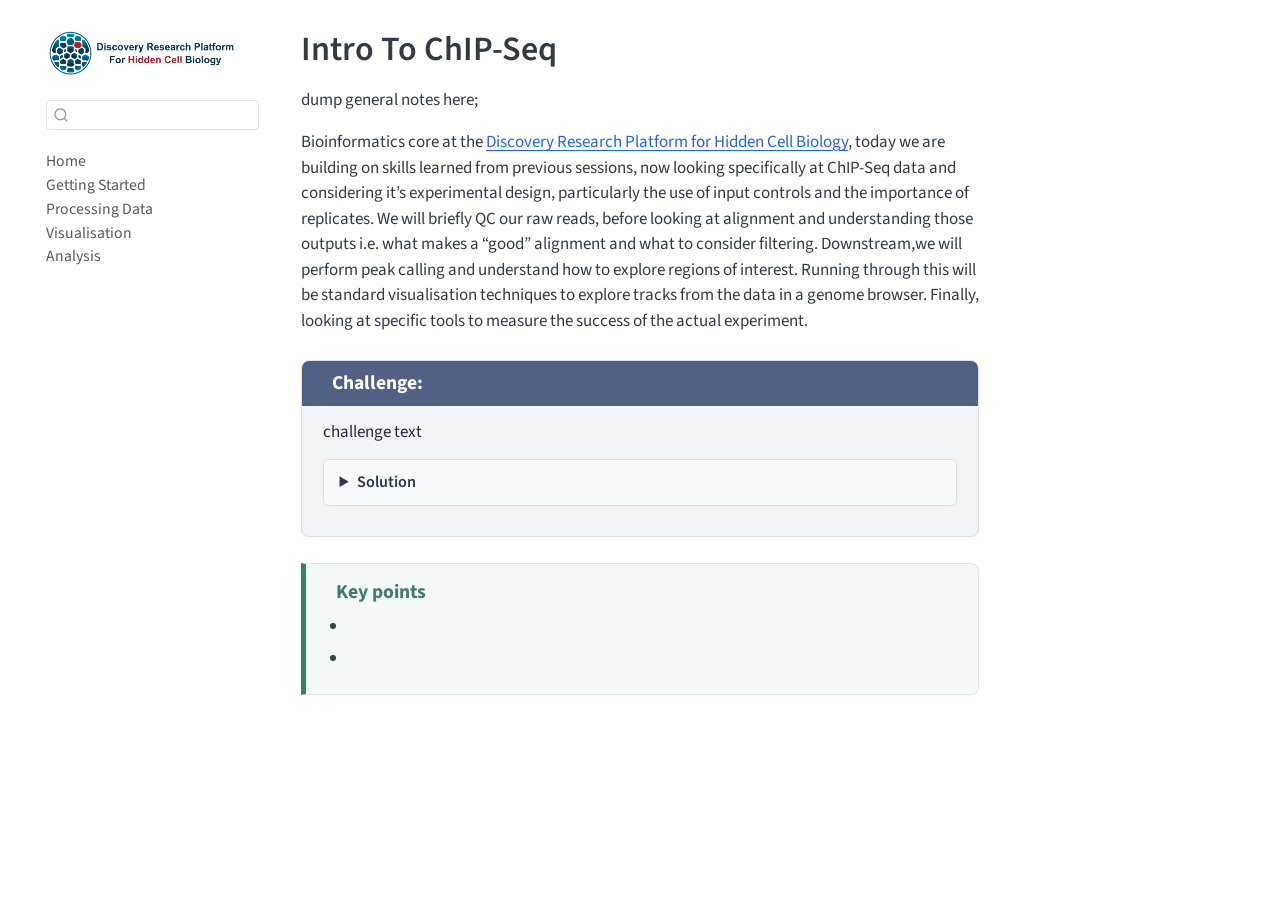
<file: docs/intro_chip_26.html>
<!DOCTYPE html>
<html xmlns="http://www.w3.org/1999/xhtml" lang="en" xml:lang="en"><head>

<meta charset="utf-8">
<meta name="generator" content="quarto-1.10.18">

<meta name="viewport" content="width=device-width, initial-scale=1.0, user-scalable=yes">


<title>Intro To ChIP-Seq – HTS data analysis (ChIP-seq)</title>
<style>
/* Default styles provided by pandoc.
** See https://pandoc.org/MANUAL.html#variables-for-html for config info.
*/
span.smallcaps{font-variant: small-caps;}
div.columns{display: flex; gap: 1.5em;}
div.column{flex: auto;}
@media screen {
div.columns{gap: min(4vw, 1.5em);}
div.column{overflow-x: auto;}
}
div.hanging-indent{margin-left: 1.5em; text-indent: -1.5em;}
ul.task-list{list-style: none;}
ul.task-list li input[type="checkbox"] {
  width: 0.8em;
  margin: 0 0.8em 0.2em -1em; /* quarto-specific, see https://github.com/quarto-dev/quarto-cli/issues/4556 */ 
  vertical-align: middle;
}
</style>


<script src="site_libs/quarto-nav/quarto-nav.js"></script>
<script src="site_libs/quarto-nav/headroom.min.js"></script>
<script src="site_libs/clipboard/clipboard.min.js"></script>
<script src="site_libs/quarto-search/autocomplete.umd.js"></script>
<script src="site_libs/quarto-search/fuse.min.js"></script>
<script src="site_libs/quarto-search/quarto-search.js"></script>
<meta name="quarto:offset" content="./">
<link href="./images/DRP_banner_transparent2.png" rel="icon" type="image/png">
<script src="site_libs/quarto-html/quarto.js" type="module"></script>
<script src="site_libs/quarto-html/tabsets/tabsets.js" type="module"></script>
<script src="site_libs/quarto-html/popper.min.js"></script>
<script src="site_libs/quarto-html/tippy.umd.min.js"></script>
<script src="site_libs/quarto-html/anchor.min.js"></script>
<link href="site_libs/quarto-html/tippy.css" rel="stylesheet">
<link href="site_libs/quarto-html/quarto-syntax-highlighting-713b0136666c1ca4047413a70816f99a.css" rel="stylesheet" class="quarto-color-scheme" id="quarto-text-highlighting-styles">
<link href="site_libs/quarto-html/quarto-syntax-highlighting-dark-d55ad538553833994e65ea0dc4f9e74e.css" rel="stylesheet" class="quarto-color-scheme quarto-color-alternate" id="quarto-text-highlighting-styles">
<link href="site_libs/quarto-html/quarto-syntax-highlighting-713b0136666c1ca4047413a70816f99a.css" rel="stylesheet" class="quarto-color-scheme-extra" id="quarto-text-highlighting-styles">
<script src="site_libs/bootstrap/bootstrap.min.js"></script>
<link href="site_libs/bootstrap/bootstrap-icons.css" rel="stylesheet">
<link href="site_libs/bootstrap/bootstrap-b629e5cb0aecc7c9cdf6c9d1f8bfbbe2.min.css" rel="stylesheet" append-hash="true" class="quarto-color-scheme" id="quarto-bootstrap" data-mode="light">
<link href="site_libs/bootstrap/bootstrap-dark-b629e5cb0aecc7c9cdf6c9d1f8bfbbe2.min.css" rel="stylesheet" append-hash="true" class="quarto-color-scheme quarto-color-alternate" id="quarto-bootstrap" data-mode="light">
<link href="site_libs/bootstrap/bootstrap-b629e5cb0aecc7c9cdf6c9d1f8bfbbe2.min.css" rel="stylesheet" append-hash="true" class="quarto-color-scheme-extra" id="quarto-bootstrap" data-mode="light">
<script id="quarto-search-options" type="application/json">{
  "location": "sidebar",
  "copy-button": false,
  "collapse-after": 3,
  "panel-placement": "start",
  "type": "textbox",
  "limit": 50,
  "keyboard-shortcut": [
    "f",
    "/",
    "s"
  ],
  "show-item-context": false,
  "language": {
    "search-no-results-text": "No results",
    "search-matching-documents-text": "matching documents",
    "search-copy-link-title": "Copy link to search",
    "search-hide-matches-text": "Hide additional matches",
    "search-more-match-text": "more match in this document",
    "search-more-matches-text": "more matches in this document",
    "search-clear-button-title": "Clear",
    "search-text-placeholder": "",
    "search-detached-cancel-button-title": "Cancel",
    "search-submit-button-title": "Submit",
    "search-label": "Search"
  }
}</script>


<link rel="stylesheet" href="challengestyles.css">
</head>

<body class="nav-sidebar floating quarto-light">

<div id="quarto-search-results"></div>
  <header id="quarto-header" class="headroom fixed-top">
  <nav class="quarto-secondary-nav">
    <div class="container-fluid d-flex">
      <button type="button" class="quarto-btn-toggle btn" data-bs-toggle="collapse" role="button" data-bs-target=".quarto-sidebar-collapse-item" aria-controls="quarto-sidebar" aria-expanded="false" aria-label="Toggle sidebar navigation" onclick="if (window.quartoToggleHeadroom) { window.quartoToggleHeadroom(); }">
        <i class="bi bi-layout-text-sidebar-reverse"></i>
      </button>
        <nav class="quarto-page-breadcrumbs" aria-label="breadcrumb"><ol class="breadcrumb"><li class="breadcrumb-item">Intro To ChIP-Seq</li></ol></nav>
        <a class="flex-grow-1" role="navigation" data-bs-toggle="collapse" data-bs-target=".quarto-sidebar-collapse-item" aria-controls="quarto-sidebar" aria-expanded="false" aria-label="Toggle sidebar navigation" onclick="if (window.quartoToggleHeadroom) { window.quartoToggleHeadroom(); }">      
        </a>
      <button type="button" class="btn quarto-search-button" aria-label="Search" onclick="window.quartoOpenSearch();">
        <i class="bi bi-search"></i>
      </button>
    </div>
  </nav>
</header>
<!-- content -->
<div id="quarto-content" class="quarto-container page-columns page-rows-contents page-layout-article">
<!-- sidebar -->
  <nav id="quarto-sidebar" class="sidebar collapse collapse-horizontal quarto-sidebar-collapse-item sidebar-navigation floating overflow-auto">
    <div class="pt-lg-2 mt-2 text-left sidebar-header">
      <a href="./index.html" class="sidebar-logo-link">
      <img src="./images/DRP_banner_transparent2.png" alt="" class="sidebar-logo light-content py-0 d-lg-inline d-none">
      <img src="./images/DRP_banner_transparent2.png" alt="" class="sidebar-logo dark-content py-0 d-lg-inline d-none">
      </a>
      </div>
        <div class="mt-2 flex-shrink-0 align-items-center">
        <div class="sidebar-search">
        <div id="quarto-search" class="" title="Search"></div>
        </div>
        </div>
    <div class="sidebar-menu-container"> 
    <ul class="list-unstyled mt-1">
        <li class="sidebar-item">
  <div class="sidebar-item-container"> 
  <a href="./index.html" class="sidebar-item-text sidebar-link">
 <span class="menu-text">Home</span></a>
  </div>
</li>
        <li class="sidebar-item">
  <div class="sidebar-item-container"> 
  <a href="./01_Getting_started.html" class="sidebar-item-text sidebar-link">
 <span class="menu-text">Getting Started</span></a>
  </div>
</li>
        <li class="sidebar-item">
  <div class="sidebar-item-container"> 
  <a href="./02_Processing_data.html" class="sidebar-item-text sidebar-link">
 <span class="menu-text">Processing Data</span></a>
  </div>
</li>
        <li class="sidebar-item">
  <div class="sidebar-item-container"> 
  <a href="./03_Visualisation.html" class="sidebar-item-text sidebar-link">
 <span class="menu-text">Visualisation</span></a>
  </div>
</li>
        <li class="sidebar-item">
  <div class="sidebar-item-container"> 
  <a href="./04_Analysis.html" class="sidebar-item-text sidebar-link">
 <span class="menu-text">Analysis</span></a>
  </div>
</li>
    </ul>
    </div>
</nav>
<div id="quarto-sidebar-glass" class="quarto-sidebar-collapse-item" data-bs-toggle="collapse" data-bs-target=".quarto-sidebar-collapse-item"></div>
<!-- margin-sidebar -->
    <div id="quarto-margin-sidebar" class="sidebar margin-sidebar zindex-bottom">
        
    </div>
<!-- main -->
<main class="content" id="quarto-document-content">

<header id="title-block-header" class="quarto-title-block default">
<div class="quarto-title">
<h1 class="title">Intro To ChIP-Seq</h1>
</div>



<div class="quarto-title-meta">

    
  
    
  </div>
  


</header>


<p>dump general notes here;</p>
<p>Bioinformatics core at the <a href="https://biology.ed.ac.uk/drp">Discovery Research Platform for Hidden Cell Biology</a>, today we are building on skills learned from previous sessions, now looking specifically at ChIP-Seq data and considering it’s experimental design, particularly the use of input controls and the importance of replicates. We will briefly QC our raw reads, before looking at alignment and understanding those outputs i.e.&nbsp;what makes a “good” alignment and what to consider filtering. Downstream,we will perform peak calling and understand how to explore regions of interest. Running through this will be standard visualisation techniques to explore tracks from the data in a genome browser. Finally, looking at specific tools to measure the success of the actual experiment.</p>
<div class="challenge">
<h2 class="anchored">
<i class="fas fa-pencil-alt"></i> Challenge:
</h2>
<p>challenge text</p>
<details>
<summary>
Solution
</summary>
<div class="proof solution">
<p><span class="proof-title"><em>Solution</em>. </span></p>
<h2 class="anchored">
<i class="far fa-eye"></i> Solution:
</h2>
<p>solution text</p>
</div>
</details>
</div>
<div class="key-points">
<h2 class="anchored">
<i class="fas fa-thumbtack"></i> Key points
</h2>
<ul>
<li></li>
<li></li>
</ul>
</div>



</main> <!-- /main -->
<script id="quarto-html-after-body" type="application/javascript">
  window.document.addEventListener("DOMContentLoaded", function (event) {
    const icon = "";
    const anchorJS = new window.AnchorJS();
    anchorJS.options = {
      placement: 'right',
      icon: icon
    };
    anchorJS.add('.anchored');
    const isCodeAnnotation = (el) => {
      for (const clz of el.classList) {
        if (clz.startsWith('code-annotation-')) {                     
          return true;
        }
      }
      return false;
    }
    const onCopySuccess = function(e) {
      // button target
      const button = e.trigger;
      // don't keep focus
      button.blur();
      // flash "checked"
      button.classList.add('code-copy-button-checked');
      var currentTitle = button.getAttribute("title");
      button.setAttribute("title", "Copied!");
      let tooltip;
      if (window.bootstrap) {
        button.setAttribute("data-bs-toggle", "tooltip");
        button.setAttribute("data-bs-placement", "left");
        button.setAttribute("data-bs-title", "Copied!");
        tooltip = new bootstrap.Tooltip(button, 
          { trigger: "manual", 
            customClass: "code-copy-button-tooltip",
            offset: [0, -8]});
        tooltip.show();    
      }
      setTimeout(function() {
        if (tooltip) {
          tooltip.hide();
          button.removeAttribute("data-bs-title");
          button.removeAttribute("data-bs-toggle");
          button.removeAttribute("data-bs-placement");
        }
        button.setAttribute("title", currentTitle);
        button.classList.remove('code-copy-button-checked');
      }, 1000);
      // clear code selection
      e.clearSelection();
    }
    const getTextToCopy = function(trigger) {
      const outerScaffold = trigger.parentElement.cloneNode(true);
      const codeEl = outerScaffold.querySelector('code');
      for (const childEl of codeEl.children) {
        if (isCodeAnnotation(childEl)) {
          childEl.remove();
        }
      }
      return codeEl.innerText;
    }
    const clipboard = new window.ClipboardJS('.code-copy-button:not([data-in-quarto-modal])', {
      text: getTextToCopy
    });
    clipboard.on('success', onCopySuccess);
    if (window.document.getElementById('quarto-embedded-source-code-modal')) {
      const clipboardModal = new window.ClipboardJS('.code-copy-button[data-in-quarto-modal]', {
        text: getTextToCopy,
        container: window.document.getElementById('quarto-embedded-source-code-modal')
      });
      clipboardModal.on('success', onCopySuccess);
    }
      var localhostRegex = new RegExp(/^(?:http|https):\/\/localhost\:?[0-9]*\//);
      var mailtoRegex = new RegExp(/^mailto:/);
        var filterRegex = new RegExp('/' + window.location.host + '/');
      var isInternal = (href) => {
          return filterRegex.test(href) || localhostRegex.test(href) || mailtoRegex.test(href);
      }
      // Inspect non-navigation links and adorn them if external
     var links = window.document.querySelectorAll('a[href]:not(.nav-link):not(.navbar-brand):not(.toc-action):not(.sidebar-link):not(.sidebar-item-toggle):not(.pagination-link):not(.no-external):not([aria-hidden]):not(.dropdown-item):not(.quarto-navigation-tool):not(.about-link)');
      for (var i=0; i<links.length; i++) {
        const link = links[i];
        if (!isInternal(link.href)) {
          // undo the damage that might have been done by quarto-nav.js in the case of
          // links that we want to consider external
          if (link.dataset.originalHref !== undefined) {
            link.href = link.dataset.originalHref;
          }
            // target, if specified
            link.setAttribute("target", "_blank");
            if (link.getAttribute("rel") === null) {
              link.setAttribute("rel", "noopener");
            }
        }
      }
    function tippyHover(el, contentFn, onTriggerFn, onUntriggerFn) {
      const config = {
        allowHTML: true,
        maxWidth: 500,
        delay: 100,
        arrow: false,
        appendTo: function(el) {
            return el.parentElement;
        },
        interactive: true,
        interactiveBorder: 10,
        theme: 'quarto',
        placement: 'bottom-start',
      };
      if (contentFn) {
        config.content = contentFn;
      }
      if (onTriggerFn) {
        config.onTrigger = onTriggerFn;
      }
      if (onUntriggerFn) {
        config.onUntrigger = onUntriggerFn;
      }
      window.tippy(el, config); 
    }
    const noterefs = window.document.querySelectorAll('a[role="doc-noteref"]');
    for (var i=0; i<noterefs.length; i++) {
      const ref = noterefs[i];
      tippyHover(ref, function() {
        // use id or data attribute instead here
        let href = ref.getAttribute('data-footnote-href') || ref.getAttribute('href');
        try { href = new URL(href).hash; } catch {}
        const id = href.replace(/^#\/?/, "");
        const note = window.document.getElementById(id);
        if (note) {
          return note.innerHTML;
        } else {
          return "";
        }
      });
    }
    const xrefs = window.document.querySelectorAll('a.quarto-xref');
    const processXRef = (id, note) => {
      // Strip column container classes
      const stripColumnClz = (el) => {
        el.classList.remove("page-full", "page-columns");
        if (el.children) {
          for (const child of el.children) {
            stripColumnClz(child);
          }
        }
      }
      stripColumnClz(note)
      if (id === null || id.startsWith('sec-')) {
        // Special case sections, only their first couple elements
        const container = document.createElement("div");
        if (note.children && note.children.length > 2) {
          container.appendChild(note.children[0].cloneNode(true));
          for (let i = 1; i < note.children.length; i++) {
            const child = note.children[i];
            if (child.tagName === "P" && child.innerText === "") {
              continue;
            } else {
              container.appendChild(child.cloneNode(true));
              break;
            }
          }
          if (window.Quarto?.typesetMath) {
            window.Quarto.typesetMath(container);
          }
          return container.innerHTML
        } else {
          if (window.Quarto?.typesetMath) {
            window.Quarto.typesetMath(note);
          }
          return note.innerHTML;
        }
      } else {
        // Remove any anchor links if they are present
        const anchorLink = note.querySelector('a.anchorjs-link');
        if (anchorLink) {
          anchorLink.remove();
        }
        if (window.Quarto?.typesetMath) {
          window.Quarto.typesetMath(note);
        }
        if (note.classList.contains("callout")) {
          return note.outerHTML;
        } else {
          return note.innerHTML;
        }
      }
    }
    for (var i=0; i<xrefs.length; i++) {
      const xref = xrefs[i];
      tippyHover(xref, undefined, function(instance) {
        instance.disable();
        let url = xref.getAttribute('href');
        let hash = undefined; 
        if (url.startsWith('#')) {
          hash = url;
        } else {
          try { hash = new URL(url).hash; } catch {}
        }
        if (hash) {
          const id = hash.replace(/^#\/?/, "");
          const note = window.document.getElementById(id);
          if (note !== null) {
            try {
              const html = processXRef(id, note.cloneNode(true));
              instance.setContent(html);
            } finally {
              instance.enable();
              instance.show();
            }
          } else {
            // See if we can fetch this
            fetch(url.split('#')[0])
            .then(res => res.text())
            .then(html => {
              const parser = new DOMParser();
              const htmlDoc = parser.parseFromString(html, "text/html");
              const note = htmlDoc.getElementById(id);
              if (note !== null) {
                const html = processXRef(id, note);
                instance.setContent(html);
              } 
            }).finally(() => {
              instance.enable();
              instance.show();
            });
          }
        } else {
          // See if we can fetch a full url (with no hash to target)
          // This is a special case and we should probably do some content thinning / targeting
          fetch(url)
          .then(res => res.text())
          .then(html => {
            const parser = new DOMParser();
            const htmlDoc = parser.parseFromString(html, "text/html");
            const note = htmlDoc.querySelector('main.content');
            if (note !== null) {
              // This should only happen for chapter cross references
              // (since there is no id in the URL)
              // remove the first header
              if (note.children.length > 0 && note.children[0].tagName === "HEADER") {
                note.children[0].remove();
              }
              const html = processXRef(null, note);
              instance.setContent(html);
            } 
          }).finally(() => {
            instance.enable();
            instance.show();
          });
        }
      }, function(instance) {
      });
    }
        let selectedAnnoteEl;
        const selectorForAnnotation = ( cell, annotation) => {
          let cellAttr = 'data-code-cell="' + cell + '"';
          let lineAttr = 'data-code-annotation="' +  annotation + '"';
          const selector = 'span[' + cellAttr + '][' + lineAttr + ']';
          return selector;
        }
        const selectCodeLines = (annoteEl) => {
          const doc = window.document;
          const targetCell = annoteEl.getAttribute("data-target-cell");
          const targetAnnotation = annoteEl.getAttribute("data-target-annotation");
          const annoteSpan = window.document.querySelector(selectorForAnnotation(targetCell, targetAnnotation));
          const lines = annoteSpan.getAttribute("data-code-lines").split(",");
          const lineIds = lines.map((line) => {
            return targetCell + "-" + line;
          })
          let top = null;
          let height = null;
          let parent = null;
          if (lineIds.length > 0) {
              //compute the position of the single el (top and bottom and make a div)
              const el = window.document.getElementById(lineIds[0]);
              top = el.offsetTop;
              height = el.offsetHeight;
              parent = el.parentElement.parentElement;
            if (lineIds.length > 1) {
              const lastEl = window.document.getElementById(lineIds[lineIds.length - 1]);
              const bottom = lastEl.offsetTop + lastEl.offsetHeight;
              height = bottom - top;
            }
            if (top !== null && height !== null && parent !== null) {
              // cook up a div (if necessary) and position it 
              let div = window.document.getElementById("code-annotation-line-highlight");
              if (div === null) {
                div = window.document.createElement("div");
                div.setAttribute("id", "code-annotation-line-highlight");
                div.style.position = 'absolute';
                parent.appendChild(div);
              }
              div.style.top = top - 2 + "px";
              div.style.height = height + 4 + "px";
              div.style.left = 0;
              let gutterDiv = window.document.getElementById("code-annotation-line-highlight-gutter");
              if (gutterDiv === null) {
                gutterDiv = window.document.createElement("div");
                gutterDiv.setAttribute("id", "code-annotation-line-highlight-gutter");
                gutterDiv.style.position = 'absolute';
                const codeCell = window.document.getElementById(targetCell);
                const gutter = codeCell.querySelector('.code-annotation-gutter');
                gutter.appendChild(gutterDiv);
              }
              gutterDiv.style.top = top - 2 + "px";
              gutterDiv.style.height = height + 4 + "px";
            }
            selectedAnnoteEl = annoteEl;
          }
        };
        const unselectCodeLines = () => {
          const elementsIds = ["code-annotation-line-highlight", "code-annotation-line-highlight-gutter"];
          elementsIds.forEach((elId) => {
            const div = window.document.getElementById(elId);
            if (div) {
              div.remove();
            }
          });
          selectedAnnoteEl = undefined;
        };
          // Handle positioning of the toggle
      window.addEventListener(
        "resize",
        throttle(() => {
          elRect = undefined;
          if (selectedAnnoteEl) {
            selectCodeLines(selectedAnnoteEl);
          }
        }, 10)
      );
      function throttle(fn, ms) {
      let throttle = false;
      let timer;
        return (...args) => {
          if(!throttle) { // first call gets through
              fn.apply(this, args);
              throttle = true;
          } else { // all the others get throttled
              if(timer) clearTimeout(timer); // cancel #2
              timer = setTimeout(() => {
                fn.apply(this, args);
                timer = throttle = false;
              }, ms);
          }
        };
      }
        // Attach click handler to the DT
        const annoteDls = window.document.querySelectorAll('dt[data-target-cell]');
        for (const annoteDlNode of annoteDls) {
          annoteDlNode.addEventListener('click', (event) => {
            const clickedEl = event.target;
            if (clickedEl !== selectedAnnoteEl) {
              unselectCodeLines();
              const activeEl = window.document.querySelector('dt[data-target-cell].code-annotation-active');
              if (activeEl) {
                activeEl.classList.remove('code-annotation-active');
              }
              selectCodeLines(clickedEl);
              clickedEl.classList.add('code-annotation-active');
            } else {
              // Unselect the line
              unselectCodeLines();
              clickedEl.classList.remove('code-annotation-active');
            }
          });
        }
    const findCites = (el) => {
      const parentEl = el.parentElement;
      if (parentEl) {
        const cites = parentEl.dataset.cites;
        if (cites) {
          return {
            el,
            cites: cites.split(' ')
          };
        } else {
          return findCites(el.parentElement)
        }
      } else {
        return undefined;
      }
    };
    var bibliorefs = window.document.querySelectorAll('a[role="doc-biblioref"]');
    for (var i=0; i<bibliorefs.length; i++) {
      const ref = bibliorefs[i];
      const citeInfo = findCites(ref);
      if (citeInfo) {
        tippyHover(citeInfo.el, function() {
          var popup = window.document.createElement('div');
          citeInfo.cites.forEach(function(cite) {
            var citeDiv = window.document.createElement('div');
            citeDiv.classList.add('hanging-indent');
            citeDiv.classList.add('csl-entry');
            var biblioDiv = window.document.getElementById('ref-' + cite);
            if (biblioDiv) {
              citeDiv.innerHTML = biblioDiv.innerHTML;
            }
            popup.appendChild(citeDiv);
          });
          return popup.innerHTML;
        });
      }
    }
  });
  </script>
</div> <!-- /content -->




</body></html>
</file>
<file: docs/site_libs/quarto-html/tippy.css>
.tippy-box[data-animation=fade][data-state=hidden]{opacity:0}[data-tippy-root]{max-width:calc(100vw - 10px)}.tippy-box{position:relative;background-color:#333;color:#fff;border-radius:4px;font-size:14px;line-height:1.4;white-space:normal;outline:0;transition-property:transform,visibility,opacity}.tippy-box[data-placement^=top]>.tippy-arrow{bottom:0}.tippy-box[data-placement^=top]>.tippy-arrow:before{bottom:-7px;left:0;border-width:8px 8px 0;border-top-color:initial;transform-origin:center top}.tippy-box[data-placement^=bottom]>.tippy-arrow{top:0}.tippy-box[data-placement^=bottom]>.tippy-arrow:before{top:-7px;left:0;border-width:0 8px 8px;border-bottom-color:initial;transform-origin:center bottom}.tippy-box[data-placement^=left]>.tippy-arrow{right:0}.tippy-box[data-placement^=left]>.tippy-arrow:before{border-width:8px 0 8px 8px;border-left-color:initial;right:-7px;transform-origin:center left}.tippy-box[data-placement^=right]>.tippy-arrow{left:0}.tippy-box[data-placement^=right]>.tippy-arrow:before{left:-7px;border-width:8px 8px 8px 0;border-right-color:initial;transform-origin:center right}.tippy-box[data-inertia][data-state=visible]{transition-timing-function:cubic-bezier(.54,1.5,.38,1.11)}.tippy-arrow{width:16px;height:16px;color:#333}.tippy-arrow:before{content:"";position:absolute;border-color:transparent;border-style:solid}.tippy-content{position:relative;padding:5px 9px;z-index:1}
</file>
<file: docs/site_libs/quarto-html/quarto-syntax-highlighting-713b0136666c1ca4047413a70816f99a.css>
/* quarto syntax highlight colors */
:root {
  --quarto-hl-al-color: #f51818;
  --quarto-hl-an-color: #e6ba7e;
  --quarto-hl-at-color: #399ee6;
  --quarto-hl-bn-color: #ff9940;
  --quarto-hl-bu-color: #4cbf99;
  --quarto-hl-ch-color: #4cbf99;
  --quarto-hl-co-color: #607880;
  --quarto-hl-cv-color: #a37acc;
  --quarto-hl-cn-color: #a37acc;
  --quarto-hl-cf-color: #fa8d3e;
  --quarto-hl-dt-color: #fa8d3e;
  --quarto-hl-dv-color: #ff9940;
  --quarto-hl-do-color: #607880;
  --quarto-hl-er-color: #f51818;
  --quarto-hl-ex-color: #399ee6;
  --quarto-hl-fl-color: #ff9940;
  --quarto-hl-fu-color: #f2ae49;
  --quarto-hl-im-color: #86b300;
  --quarto-hl-in-color: #ff9940;
  --quarto-hl-kw-color: #fa8d3e;
  --quarto-hl-op-color: #ed9366;
  --quarto-hl-pp-color: #f07171;
  --quarto-hl-re-color: #399ee6;
  --quarto-hl-sc-color: #4cbf99;
  --quarto-hl-ss-color: #4cbf99;
  --quarto-hl-st-color: #86b300;
  --quarto-hl-va-color: #55b4d4;
  --quarto-hl-vs-color: #86b300;
  --quarto-hl-wa-color: #f07171;
}

/* other quarto variables */
:root {
  --quarto-font-monospace: SFMono-Regular, Menlo, Monaco, Consolas, "Liberation Mono", "Courier New", monospace;
}

/* syntax highlight based on Pandoc's rules */
pre > code.sourceCode > span {
  color: #575f66;
}

code.sourceCode > span {
  color: #575f66;
}

div.sourceCode,
div.sourceCode pre.sourceCode {
  color: #575f66;
}

/* Normal */
code span {
  color: #575f66;
}

/* Alert */
code span.al {
  background-color: #faefef;
  font-weight: bold;
  color: #f51818;
}

/* Annotation */
code span.an {
  color: #e6ba7e;
}

/* Attribute */
code span.at {
  color: #399ee6;
}

/* BaseN */
code span.bn {
  color: #ff9940;
}

/* BuiltIn */
code span.bu {
  color: #4cbf99;
}

/* ControlFlow */
code span.cf {
  font-weight: bold;
  color: #fa8d3e;
}

/* Char */
code span.ch {
  color: #4cbf99;
}

/* Constant */
code span.cn {
  color: #a37acc;
}

/* Comment */
code span.co {
  font-style: italic;
  color: #607880;
}

/* CommentVar */
code span.cv {
  color: #a37acc;
}

/* Documentation */
code span.do {
  color: #607880;
}

/* DataType */
code span.dt {
  color: #fa8d3e;
}

/* DecVal */
code span.dv {
  color: #ff9940;
}

/* Error */
code span.er {
  color: #f51818;
  text-decoration: underline;
}

/* Extension */
code span.ex {
  font-weight: bold;
  color: #399ee6;
}

/* Float */
code span.fl {
  color: #ff9940;
}

/* Function */
code span.fu {
  color: #f2ae49;
}

/* Import */
code span.im {
  color: #86b300;
}

/* Information */
code span.in {
  color: #ff9940;
}

/* Keyword */
code span.kw {
  font-weight: bold;
  color: #fa8d3e;
}

/* Operator */
code span.op {
  color: #ed9366;
}

/* Preprocessor */
code span.pp {
  color: #f07171;
}

/* RegionMarker */
code span.re {
  background-color: #ddecf3;
  color: #399ee6;
}

/* SpecialChar */
code span.sc {
  color: #4cbf99;
}

/* SpecialString */
code span.ss {
  color: #4cbf99;
}

/* String */
code span.st {
  color: #86b300;
}

/* Variable */
code span.va {
  color: #55b4d4;
}

/* VerbatimString */
code span.vs {
  color: #86b300;
}

/* Warning */
code span.wa {
  color: #f07171;
}

.prevent-inlining {
  content: "</";
}

/*# sourceMappingURL=892fef709e4e949dcfbcd54ef4c22de5.css.map */
</file>
<file: docs/site_libs/quarto-html/quarto-syntax-highlighting-dark-d55ad538553833994e65ea0dc4f9e74e.css>
/* quarto syntax highlight colors */
:root {
  --quarto-hl-al-color: #ff3333;
  --quarto-hl-an-color: #e6b673;
  --quarto-hl-at-color: #59c2ff;
  --quarto-hl-bn-color: #e6b450;
  --quarto-hl-bu-color: #95e6cb;
  --quarto-hl-ch-color: #95e6cb;
  --quarto-hl-co-color: #626a73;
  --quarto-hl-cv-color: #ffee99;
  --quarto-hl-cn-color: #ffee99;
  --quarto-hl-cf-color: #ff8f40;
  --quarto-hl-dt-color: #ff8f40;
  --quarto-hl-dv-color: #e6b450;
  --quarto-hl-do-color: #626a73;
  --quarto-hl-er-color: #ff3333;
  --quarto-hl-ex-color: #59c2ff;
  --quarto-hl-fl-color: #e6b450;
  --quarto-hl-fu-color: #ffb454;
  --quarto-hl-im-color: #c2d94c;
  --quarto-hl-in-color: #e6b450;
  --quarto-hl-kw-color: #ff8f40;
  --quarto-hl-op-color: #f29668;
  --quarto-hl-pp-color: #f07178;
  --quarto-hl-re-color: #59c2ff;
  --quarto-hl-sc-color: #95e6cb;
  --quarto-hl-ss-color: #95e6cb;
  --quarto-hl-st-color: #c2d94c;
  --quarto-hl-va-color: #39bae6;
  --quarto-hl-vs-color: #c2d94c;
  --quarto-hl-wa-color: #f07178;
}

/* other quarto variables */
:root {
  --quarto-font-monospace: SFMono-Regular, Menlo, Monaco, Consolas, "Liberation Mono", "Courier New", monospace;
}

/* syntax highlight based on Pandoc's rules */
pre > code.sourceCode > span {
  color: #b3b1ad;
}

code.sourceCode > span {
  color: #b3b1ad;
}

div.sourceCode,
div.sourceCode pre.sourceCode {
  color: #b3b1ad;
}

/* Normal */
code span {
  color: #b3b1ad;
}

/* Alert */
code span.al {
  background-color: #2a0f15;
  font-weight: bold;
  color: #ff3333;
}

/* Annotation */
code span.an {
  color: #e6b673;
}

/* Attribute */
code span.at {
  color: #59c2ff;
}

/* BaseN */
code span.bn {
  color: #e6b450;
}

/* BuiltIn */
code span.bu {
  color: #95e6cb;
}

/* ControlFlow */
code span.cf {
  font-weight: bold;
  color: #ff8f40;
}

/* Char */
code span.ch {
  color: #95e6cb;
}

/* Constant */
code span.cn {
  color: #ffee99;
}

/* Comment */
code span.co {
  font-style: italic;
  color: #626a73;
}

/* CommentVar */
code span.cv {
  color: #ffee99;
}

/* Documentation */
code span.do {
  color: #626a73;
}

/* DataType */
code span.dt {
  color: #ff8f40;
}

/* DecVal */
code span.dv {
  color: #e6b450;
}

/* Error */
code span.er {
  color: #ff3333;
  text-decoration: underline;
}

/* Extension */
code span.ex {
  font-weight: bold;
  color: #59c2ff;
}

/* Float */
code span.fl {
  color: #e6b450;
}

/* Function */
code span.fu {
  color: #ffb454;
}

/* Import */
code span.im {
  color: #c2d94c;
}

/* Information */
code span.in {
  color: #e6b450;
}

/* Keyword */
code span.kw {
  font-weight: bold;
  color: #ff8f40;
}

/* Operator */
code span.op {
  color: #f29668;
}

/* Preprocessor */
code span.pp {
  color: #f07178;
}

/* RegionMarker */
code span.re {
  background-color: #173649;
  color: #59c2ff;
}

/* SpecialChar */
code span.sc {
  color: #95e6cb;
}

/* SpecialString */
code span.ss {
  color: #95e6cb;
}

/* String */
code span.st {
  color: #c2d94c;
}

/* Variable */
code span.va {
  color: #39bae6;
}

/* VerbatimString */
code span.vs {
  color: #c2d94c;
}

/* Warning */
code span.wa {
  color: #f07178;
}

.prevent-inlining {
  content: "</";
}

/*# sourceMappingURL=755d83fc1987589e24db44815c47c1e4.css.map */
</file>
<file: docs/challengestyles.css>
/* css styles */

.blue pre {
  background: #C3D8EA;
}

.white {
  background: white;
}

.center {
  text-align: center;
}/* css styles */

.box{
  background:#f0f7fa;
  border-left:4px solid #4699C3;
  padding: 0.1rem 1rem 0.1rem 1rem;
  margin:1rem 0;
  border-radius:4px
}

/* ==========================================================================
   Base Callout Box Layout & Typography
   ========================================================================== */

.key-points,
.objectives,
.discussion,
.resources,
.challenge,
.exercise {
  padding: 1rem 1.25rem;
  margin: 1.5rem 0;
  box-shadow: 0 2px 6px rgba(0, 0, 0, 0.03);
  overflow: hidden; /* Clips header banner corners to box border-radius */
}

/* Base Header Styling for non-banner headers */
.key-points h2, .objectives h2, .discussion h2, .resources h2,
.key-points h3, .objectives h3, .discussion h3, .resources h3,
.solution h2, .solution h3 {
  font-size: 1.15rem;
  font-weight: 700;
  margin: 0 0 0.6rem 0;
  padding: 0;
  border: none; /* Clears default Quarto h2 bottom border */
  display: flex;
  align-items: center;
  gap: 0.5rem;
  background: transparent;
}

/* Paragraph & List Spacing Rules */
.key-points p, .objectives p, .discussion p, .resources p, .challenge p, .exercise p {
  margin: 0 0 0.6rem 0;
}

.key-points ul, .objectives ul, .discussion ul, .resources ul, .challenge ul, .exercise ul {
  margin: 0;
  padding-left: 1.2rem;
}

.key-points li, .objectives li, .discussion li, .resources li, .challenge li, .exercise li {
  margin-bottom: 0.35rem;
  line-height: 1.5;
}

/* ==========================================================================
   Inline Code & Code Block Fixes
   ========================================================================== */

/* Universal Inline Code Style */
.key-points :not(pre) > code,
.objectives :not(pre) > code,
.discussion :not(pre) > code,
.resources :not(pre) > code,
.challenge :not(pre) > code,
.exercise :not(pre) > code,
.solution :not(pre) > code {
  padding: 0.15em 0.35em;
  border-radius: 4px;
  font-size: 0.88em;
  background: rgba(0, 0, 0, 0.06);
  color: inherit;
}

/* Quarto Code Block Container Fix (prevents double boxes) */
.key-points div.sourceCode,
.objectives div.sourceCode,
.discussion div.sourceCode,
.resources div.sourceCode,
.challenge div.sourceCode,
.exercise div.sourceCode,
.solution div.sourceCode {
  margin: 0.6rem 0;
  background: transparent;
  border: none;
  padding: 0;
}

.key-points pre,
.objectives pre,
.discussion pre,
.resources pre,
.challenge pre,
.exercise pre,
.solution pre {
  margin: 0.6rem 0;
  padding: 0.75rem 1rem;
  border-radius: 6px;
  background: #ffffff;
  color: #212529;
  border: 1px solid rgba(0, 0, 0, 0.1);
  overflow-x: auto;
}

/* Strips inner background/border applied to code tags inside pre blocks */
.key-points pre code,
.objectives pre code,
.discussion pre code,
.resources pre code,
.challenge pre code,
.exercise pre code,
.solution pre code {
  background: transparent !important;
  color: inherit !important;
  padding: 0 !important;
  border: none !important;
  border-radius: 0 !important;
  box-shadow: none !important;
}

/* ==========================================================================
   Side & Top Accent Box Variants
   ========================================================================== */

/* Key Points (Sage Green - Left Accent) */
.key-points {
  background: #f4f8f7;
  border-style: solid;
  border-width: 1px 1px 1px 5px;
  border-color: #dce8e5 #dce8e5 #dce8e5 #437a6e;
  border-radius: 0 8px 8px 0;
  color: #2f4540;
}
.key-points h2, .key-points h2 i { color: #437a6e; }

/* Objectives (Teal - Left Accent) */
.objectives {
  background: #f2f7f8;
  border-style: solid;
  border-width: 1px 1px 1px 5px;
  border-color: #dbe6e8 #dbe6e8 #dbe6e8 #5b9aa0;
  border-radius: 0 8px 8px 0;
  color: #243d40;
}
.objectives h2, .objectives h2 i { color: #3b6b70; }

/* Discussion (Terracotta - Left Accent) */
.discussion {
  background: #fbf1ef;
  border-style: solid;
  border-width: 1px 1px 1px 5px;
  border-color: #f2ded9 #f2ded9 #f2ded9 #c8553d ;
  border-radius: 0 8px 8px 0;
  color: #4a1e16;
}
.discussion h2, .discussion h2 i { color: #a43e28; }

/* Resources (Taupe - Left Accent) */
.resources {
  background: #f7f6f3;
  border-style: solid;
  border-width: 1px 1px 1px 5px;
  border-color: #e8e5de #e8e5de #e8e5de #a79e84;
  border-radius: 0 0 8px 8px;
  color: #3f3a2f;
}
.resources h2, .resources h2 i { color: #766f5a; }

/* ==========================================================================
   Header-Banner Box Variants (Direct Child Header Target Only)
   ========================================================================== */

/* Challenge (Filled Slate Blue Header) */
.challenge {
  background: #f3f4f7;
  border: 1px solid #dce0e9;
  border-radius: 8px;
  color: #242938;
}

.challenge > h2,
.challenge > h3 {
  background: #526084;
  color: #ffffff;
  margin: -1rem -1.25rem 0.8rem -1.25rem;
  padding: 0.65rem 1.25rem;
  font-size: 1.15rem;
  font-weight: 700;
  display: flex;
  align-items: center;
  gap: 0.5rem;
  border: none;
}

.challenge > h2 i,
.challenge > h3 i {
  color: #ffffff;
}

.exercise {
  background: #f2f5f7;
  border: 1px solid #d8e2e7;
  border-radius: 8px;
  color: #1e2d38;
}

.exercise > h2,
.exercise > h3 {
  background: #2f4858;
  color: #ffffff;
  margin: -1rem -1.25rem 0.8rem -1.25rem;
  padding: 0.65rem 1.25rem;
  font-size: 1.15rem;
  font-weight: 700;
  display: flex;
  align-items: center;
  gap: 0.5rem;
  border: none;
}

.exercise > h2 i,
.exercise > h3 i {
  color: #ffffff;
}

/* ==========================================================================
   Collapsible Solution Accordion
   ========================================================================== */

details {
  margin: 0.8rem 0;
  border-radius: 6px;
  border: 1px solid rgba(0, 0, 0, 0.12);
  background: #ffffff;
  color: #2d3748;
  overflow: hidden;
}

details > summary {
  padding: 0.6rem 0.9rem;
  font-weight: 600;
  font-size: 0.95rem;
  color: #2d3748;
  cursor: pointer;
  user-select: none;
  background: #f8f9fa;
  transition: background 0.15s ease;
}

details > summary:hover {
  background: #f1f3f5;
}

.solution {
  background: #ffffff;
  color: #2d3748;
  padding: 0.8rem 1rem;
  margin: 0;
  border-top: 1px dashed rgba(0, 0, 0, 0.12);
  border-radius: 0 0 6px 6px;
}

.solution h2, .solution h3 {
  color: #2d3748;
}

.solution p, .solution li {
  color: #2d3748;
}

.solution p:last-child,
.solution ul:last-child {
  margin-bottom: 0;
}
</file>
